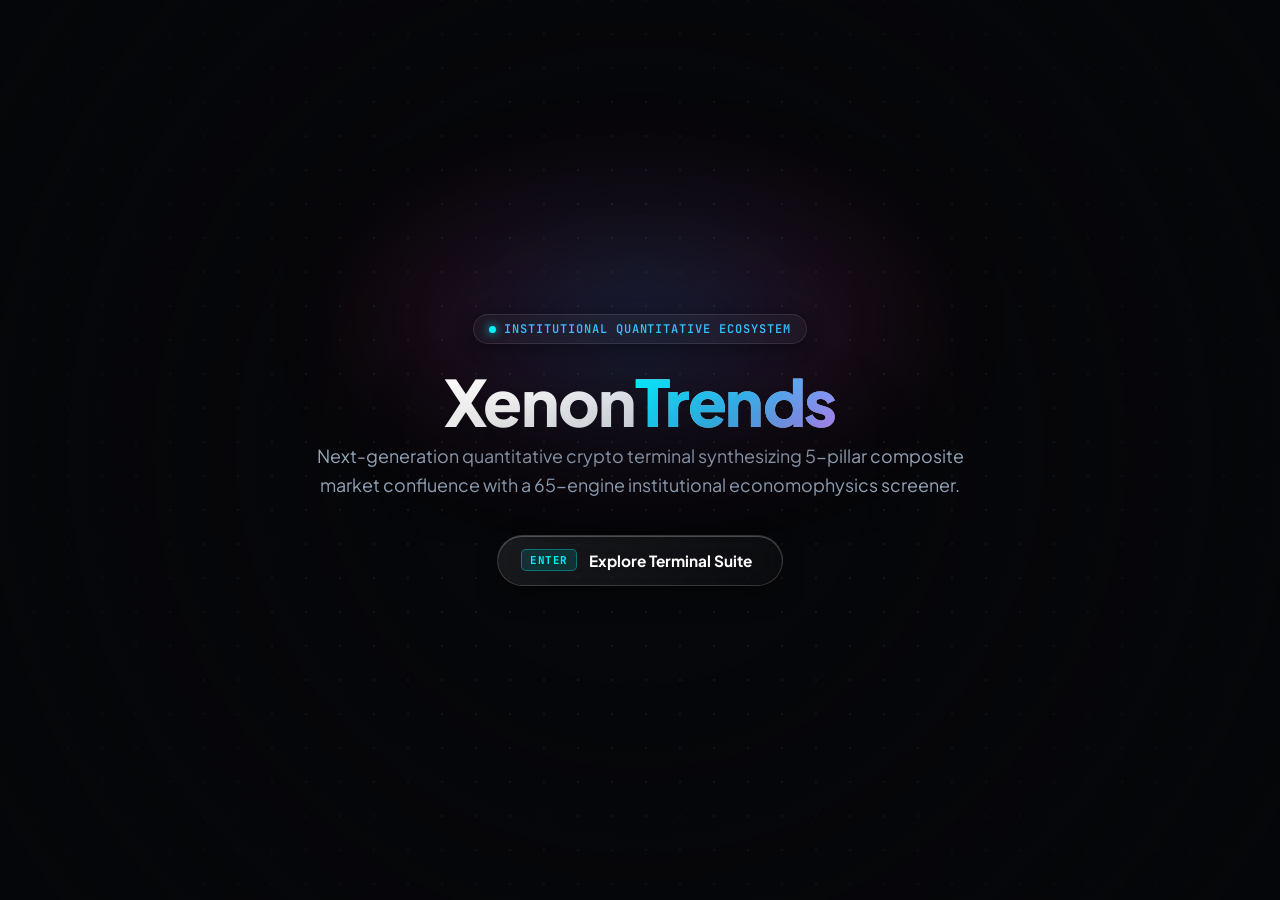
<file: index.html>
<!DOCTYPE html>
<html lang="en">

<head>
  <meta charset="UTF-8">
  <meta name="viewport" content="width=device-width, initial-scale=1.0">
  <title>XenonTrends — Next-Gen Quantitative Crypto Terminal</title>
  <link rel="preconnect" href="https://fonts.googleapis.com">
  <link rel="preconnect" href="https://fonts.gstatic.com" crossorigin>
  <link
    href="https://fonts.googleapis.com/css2?family=JetBrains+Mono:wght@400;500;600;700&family=Plus+Jakarta+Sans:wght@300;400;500;600;700;800&display=swap"
    rel="stylesheet">
  <style>
    :root {
      --bg: #06070a;
      --card-bg: rgba(12, 16, 25, 0.78);
      --text-main: #f8fafc;
      --text-muted: #94a3b8;
      --text-dim: #64748b;
      --neon-cyan: #00f2fe;
      --neon-blue: #38bdf8;
      --neon-magenta: #f43f5e;
      --neon-purple: #c084fc;
    }

    * {
      box-sizing: border-box;
      margin: 0;
      padding: 0;
    }

    html,
    body {
      width: 100vw;
      height: 100vh;
      max-height: 100vh;
      background-color: var(--bg);
      color: var(--text-main);
      font-family: 'Plus Jakarta Sans', sans-serif;
      overflow: hidden;
      /* Strictly zero scroll */
      position: relative;
    }

    /* Interactive Dot Matrix Canvas */
    #matrixCanvas {
      position: fixed;
      inset: 0;
      width: 100%;
      height: 100%;
      z-index: 0;
      pointer-events: none;
    }

    /* Ambient Cosmic Vignette */
    .vignette-overlay {
      position: fixed;
      inset: 0;
      background: radial-gradient(circle at 50% 50%, transparent 30%, rgba(6, 7, 10, 0.6) 75%, rgba(6, 7, 10, 0.95) 100%);
      pointer-events: none;
      z-index: 1;
    }

    /* Main Viewport Stage */
    .viewport-stage {
      position: relative;
      z-index: 2;
      width: 100vw;
      height: 100vh;
      display: flex;
      justify-content: center;
      align-items: center;
    }

    /* Master Stage: exactly 960px wide x 520px high */
    .app-stage {
      position: relative;
      width: 960px;
      height: 520px;
    }

    /* Cosmic Nebulae */
    .nebula-glow {
      position: absolute;
      top: 130px;
      left: 50%;
      transform: translate(-50%, -50%);
      width: 580px;
      height: 260px;
      background: radial-gradient(ellipse at center,
          rgba(0, 242, 254, 0.25) 0%,
          rgba(147, 51, 234, 0.18) 35%,
          rgba(244, 63, 94, 0.12) 60%,
          transparent 80%);
      filter: blur(65px);
      border-radius: 50%;
      pointer-events: none;
      z-index: 1;
      opacity: 0.9;
      animation: nebulaFloat 12s ease-in-out infinite alternate;
      transition: all 0.8s ease;
    }

    @keyframes nebulaFloat {
      0% {
        transform: translate(-50%, -50%) scale(1) rotate(0deg);
        filter: blur(65px);
      }

      50% {
        transform: translate(-48%, -52%) scale(1.1) rotate(3deg);
        filter: blur(80px);
      }

      100% {
        transform: translate(-52%, -48%) scale(0.95) rotate(-3deg);
        filter: blur(60px);
      }
    }

    body.is-revealed .nebula-glow {
      top: 30px;
      width: 720px;
      height: 140px;
      opacity: 0.55;
    }

    /* Shared Typography Token */
    .brand-heading {
      font-weight: 800;
      line-height: 1.1;
      letter-spacing: -0.035em;
      background: linear-gradient(135deg, #ffffff 20%, #e2e8f0 55%, #94a3b8 100%);
      -webkit-background-clip: text;
      -webkit-text-fill-color: transparent;
      text-shadow: 0 20px 40px rgba(0, 0, 0, 0.6);
      white-space: nowrap;
    }

    .glow-accent {
      background: linear-gradient(135deg, #00f2fe 0%, #38bdf8 50%, #c084fc 100%);
      -webkit-background-clip: text;
      -webkit-text-fill-color: transparent;
    }

    /* ==========================================================================
       LAYER 1: UNEXPANDED STATE (UES) LAYER
       ========================================================================== */
    .ues-layer {
      position: absolute;
      inset: 0;
      display: flex;
      flex-direction: column;
      align-items: center;
      justify-content: center;
      z-index: 10;
      pointer-events: auto;
    }

    body.is-revealed .ues-layer {
      pointer-events: none;
    }

    .ues-fader {
      opacity: 1;
      transition: opacity 0.35s ease;
    }

    body.is-revealed .ues-fader {
      opacity: 0;
    }

    .badge-pill {
      display: inline-flex;
      align-items: center;
      gap: 0.5rem;
      background: rgba(255, 255, 255, 0.04);
      border: 1px solid rgba(255, 255, 255, 0.1);
      backdrop-filter: blur(12px);
      color: #38bdf8;
      font-family: 'JetBrains Mono', monospace;
      font-size: 0.75rem;
      font-weight: 600;
      padding: 0.35rem 0.95rem;
      border-radius: 9999px;
      letter-spacing: 0.08em;
      text-transform: uppercase;
      box-shadow: 0 4px 18px rgba(0, 0, 0, 0.4);
      margin-bottom: 1.25rem;
      white-space: nowrap;
    }

    .badge-pulse {
      width: 7px;
      height: 7px;
      background: #00f2fe;
      border-radius: 50%;
      box-shadow: 0 0 10px #00f2fe;
      animation: pulse 2s cubic-bezier(0.4, 0, 0.6, 1) infinite;
    }

    @keyframes pulse {

      0%,
      100% {
        opacity: 1;
        transform: scale(1);
      }

      50% {
        opacity: 0.3;
        transform: scale(0.8);
      }
    }

    /* 
       THE ONE TRUE PERMANENT TITLE:
       Rendered once in the DOM. Never destroyed, never swapped!
       Settles perfectly in UES (scale 1.86, translate to center).
       Settles perfectly in ES (scale 1.0, translate to 0,0).
       Zero blip, zero bergeming, zero snap!
    */
    .the-title-anchor {
      display: inline-block;
      transform-origin: 0 0;
      will-change: transform;
      transition: transform 0.75s cubic-bezier(0.16, 1, 0.3, 1);
      margin: 0;
      flex-shrink: 0;
      z-index: 25;
    }

    .the-title-heading {
      font-size: 2.15rem;
      letter-spacing: -0.025em;
      margin: 0;
      line-height: 1.1;
    }

    .desc-ues {
      width: 100%;
      max-width: 680px;
      text-align: center;
      font-size: 1.12rem;
      font-weight: 400;
      color: var(--text-muted);
      line-height: 1.6;
      margin-top: 1.15rem;
      margin-bottom: 2.2rem;
    }

    .btn-reveal {
      position: relative;
      display: inline-flex;
      align-items: center;
      gap: 0.75rem;
      padding: 0.85rem 1.85rem 0.85rem 1.4rem;
      font-size: 0.96rem;
      font-weight: 700;
      font-family: 'Plus Jakarta Sans', sans-serif;
      color: #ffffff;
      background: linear-gradient(135deg, rgba(255, 255, 255, 0.08) 0%, rgba(255, 255, 255, 0.02) 100%);
      border: 1px solid rgba(255, 255, 255, 0.16);
      border-radius: 9999px;
      cursor: pointer;
      backdrop-filter: blur(20px);
      box-shadow: 0 10px 30px -10px rgba(0, 0, 0, 0.7), inset 0 1px 0 rgba(255, 255, 255, 0.25);
      transition: all 0.35s cubic-bezier(0.16, 1, 0.3, 1);
      outline: none;
      overflow: hidden;
    }

    .btn-reveal::before {
      content: '';
      position: absolute;
      inset: 0;
      background: linear-gradient(90deg, transparent, rgba(0, 242, 254, 0.25), transparent);
      transform: translateX(-100%);
      transition: transform 0.75s ease;
    }

    .btn-reveal:hover::before {
      transform: translateX(100%);
    }

    .btn-reveal:hover {
      transform: translateY(-2px) scale(1.02);
      border-color: rgba(0, 242, 254, 0.5);
      box-shadow: 0 12px 30px -5px rgba(0, 242, 254, 0.3), inset 0 1px 0 rgba(255, 255, 255, 0.4);
    }

    .btn-reveal .kbd-hint {
      display: inline-flex;
      align-items: center;
      justify-content: center;
      background: rgba(0, 242, 254, 0.12);
      border: 1px solid rgba(0, 242, 254, 0.35);
      color: #00f2fe;
      font-family: 'JetBrains Mono', monospace;
      font-size: 0.68rem;
      font-weight: 700;
      padding: 0.18rem 0.52rem;
      border-radius: 5px;
      letter-spacing: 0.05em;
      transition: all 0.3s ease;
    }

    .btn-reveal:hover .kbd-hint {
      background: rgba(0, 242, 254, 0.25);
      border-color: rgba(0, 242, 254, 0.65);
      box-shadow: 0 0 10px rgba(0, 242, 254, 0.4);
      color: #fff;
    }

    /* ==========================================================================
       LAYER 2: EXPANDED STATE (ES) LAYER
       Fixed Container: [ESC] > [Title Slot] > [Divider] > [Desc Curtain]
       ========================================================================== */
    .es-layer {
      position: absolute;
      inset: 0;
      z-index: 10;
      pointer-events: none;
    }

    body.is-revealed .es-layer {
      pointer-events: auto;
    }

    .es-header-suite {
      position: absolute;
      top: 6px;
      left: 0;
      width: 100%;
      height: 56px;
      display: flex;
      align-items: center;
      gap: 1.15rem;
      z-index: 12;
    }

    /* 1. ESC Button */
    .btn-esc {
      display: inline-flex;
      align-items: center;
      gap: 0.4rem;
      padding: 0.38rem 0.75rem;
      border-radius: 9999px;
      background: rgba(15, 23, 42, 0.85);
      border: 1px solid rgba(255, 255, 255, 0.15);
      backdrop-filter: blur(12px);
      color: var(--text-muted);
      font-family: 'JetBrains Mono', monospace;
      font-size: 0.72rem;
      cursor: pointer;
      flex-shrink: 0;
      outline: none;
      opacity: 0;
      transition: opacity 0.35s ease;
    }

    body.is-revealed .btn-esc {
      opacity: 1;
      transition-delay: 0.2s;
    }

    .btn-esc kbd {
      background: rgba(255, 255, 255, 0.12);
      color: #fff;
      padding: 0.15rem 0.4rem;
      border-radius: 4px;
      font-size: 0.68rem;
      font-weight: 700;
    }

    .btn-esc:hover {
      background: rgba(30, 41, 59, 0.95);
      border-color: rgba(0, 242, 254, 0.4);
      color: #fff;
      box-shadow: 0 0 15px rgba(0, 242, 254, 0.2);
    }

    /* 
       The ES Title Slot:
       Fits the title's exact natural width so the divider hugs it tightly with zero awkward gap!
    */
    .title-slot {
      position: relative;
      display: inline-flex;
      align-items: center;
      flex-shrink: 0;
      width: fit-content;
      height: 100%;
    }

    /* Static Divider */
    .title-desc-separator {
      width: 1px;
      height: 38px;
      background: linear-gradient(180deg, rgba(0, 242, 254, 0.8), rgba(244, 63, 94, 0.8));
      flex-shrink: 0;
      box-shadow: 0 0 10px rgba(0, 242, 254, 0.4);
      opacity: 0;
      transition: opacity 0.35s ease;
    }

    body.is-revealed .title-desc-separator {
      opacity: 0.85;
      transition-delay: 0.2s;
    }

    /* Hidden Room Curtain (Desc unfolds out from behind divider) */
    .desc-curtain {
      position: relative;
      overflow: hidden;
      flex: 1;
      height: 100%;
      display: flex;
      align-items: center;
      opacity: 0;
      transition: opacity 0.3s ease;
    }

    body.is-revealed .desc-curtain {
      opacity: 1;
    }

    .desc-es-text {
      font-size: 0.87rem;
      line-height: 1.55;
      color: #94a3b8;
      text-align: left;
      transform: translateX(-100%);
      transition: transform 0.75s cubic-bezier(0.16, 1, 0.3, 1);
    }

    body.is-revealed .desc-es-text {
      transform: translateX(0);
      /* Unfolds cleanly concurrently with lerp */
    }

    /* ==========================================================================
       ES TOOLS CONTAINER
       ========================================================================== */
    .tools-container {
      position: absolute;
      top: 84px;
      left: 0;
      width: 100%;
      height: 436px;
      opacity: 0;
      pointer-events: none;
      transform: translateY(30px);
      transition: opacity 0.6s cubic-bezier(0.16, 1, 0.3, 1),
        transform 0.75s cubic-bezier(0.16, 1, 0.3, 1);
      z-index: 10;
    }

    body.is-revealed .tools-container {
      opacity: 1;
      pointer-events: auto;
      transform: translateY(0);
      transition-delay: 0.15s;
    }

    .tiles-grid {
      display: grid;
      grid-template-columns: 1fr 1fr;
      gap: 1.75rem;
      height: 100%;
      align-items: stretch;
    }

    /* Spotlight Card */
    .spotlight-card {
      position: relative;
      background: var(--card-bg);
      border-radius: 1.25rem;
      padding: 1.85rem 1.85rem 1.65rem;
      text-decoration: none;
      color: inherit;
      display: flex;
      flex-direction: column;
      justify-content: space-between;
      backdrop-filter: blur(20px);
      box-shadow: 0 20px 45px -15px rgba(0, 0, 0, 0.8);
      cursor: pointer;
      transition: transform 0.35s cubic-bezier(0.16, 1, 0.3, 1), box-shadow 0.35s ease;
      --mouse-x: 50%;
      --mouse-y: 50%;
      --spot-opacity: 0;
    }

    .spotlight-card:hover,
    .spotlight-card.is-kbd-focused {
      transform: translateY(-5px);
      box-shadow: 0 25px 50px -12px rgba(0, 0, 0, 0.9);
    }

    /* Base border: Resting subtle, on hover 50% brightness accent */
    .spotlight-card::before {
      content: '';
      position: absolute;
      inset: 0;
      border-radius: 1.25rem;
      padding: 1.5px;
      background: rgba(255, 255, 255, 0.08);
      -webkit-mask: linear-gradient(#fff 0 0) content-box, linear-gradient(#fff 0 0);
      -webkit-mask-composite: xor;
      mask-composite: exclude;
      pointer-events: none;
      transition: background 0.35s ease;
    }

    .spotlight-card.tool-blue:hover::before,
    .spotlight-card.tool-blue.is-kbd-focused::before {
      background: rgba(0, 242, 254, 0.50);
    }

    .spotlight-card.tool-magenta:hover::before,
    .spotlight-card.tool-magenta.is-kbd-focused::before {
      background: rgba(244, 63, 94, 0.50);
    }

    .spotlight-card.is-kbd-focused {
      outline: 2px solid rgba(0, 242, 254, 0.4);
      outline-offset: 3px;
    }

    .spotlight-card.tool-magenta.is-kbd-focused {
      outline-color: rgba(244, 63, 94, 0.4);
    }

    /* Proximity Border: 75% brightness spotlight near cursor */
    .spotlight-card::after {
      content: '';
      position: absolute;
      inset: 0;
      border-radius: 1.25rem;
      padding: 2px;
      opacity: var(--spot-opacity);
      -webkit-mask: linear-gradient(#fff 0 0) content-box, linear-gradient(#fff 0 0);
      -webkit-mask-composite: xor;
      mask-composite: exclude;
      pointer-events: none;
      transition: opacity 0.25s ease;
    }

    .spotlight-card.tool-blue::after {
      background: radial-gradient(240px circle at var(--mouse-x) var(--mouse-y),
          rgba(0, 242, 254, 0.75) 0%,
          rgba(56, 189, 248, 0.55) 45%,
          transparent 75%);
    }

    .spotlight-card.tool-magenta::after {
      background: radial-gradient(240px circle at var(--mouse-x) var(--mouse-y),
          rgba(244, 63, 94, 0.75) 0%,
          rgba(192, 132, 252, 0.55) 45%,
          transparent 75%);
    }

    /* Internal subtle glow fill */
    .card-spotlight-fill {
      position: absolute;
      inset: 0;
      border-radius: 1.25rem;
      opacity: var(--spot-opacity);
      pointer-events: none;
      transition: opacity 0.3s ease;
      z-index: 1;
    }

    .spotlight-card.tool-blue .card-spotlight-fill {
      background: radial-gradient(300px circle at var(--mouse-x) var(--mouse-y),
          rgba(0, 242, 254, 0.08) 0%,
          transparent 75%);
    }

    .spotlight-card.tool-magenta .card-spotlight-fill {
      background: radial-gradient(300px circle at var(--mouse-x) var(--mouse-y),
          rgba(244, 63, 94, 0.09) 0%,
          transparent 75%);
    }

    .card-content {
      position: relative;
      z-index: 2;
      display: flex;
      flex-direction: column;
      height: 100%;
      justify-content: space-between;
    }

    .card-top {
      margin-bottom: 1.25rem;
    }

    .card-meta {
      display: flex;
      align-items: center;
      justify-content: space-between;
      margin-bottom: 0.95rem;
    }

    .tool-badge {
      font-family: 'JetBrains Mono', monospace;
      font-size: 0.72rem;
      font-weight: 600;
      padding: 0.28rem 0.7rem;
      border-radius: 6px;
      letter-spacing: 0.04em;
    }

    .tool-blue .tool-badge {
      background: rgba(0, 242, 254, 0.1);
      border: 1px solid rgba(0, 242, 254, 0.25);
      color: #38bdf8;
    }

    .tool-magenta .tool-badge {
      background: rgba(244, 63, 94, 0.1);
      border: 1px solid rgba(244, 63, 94, 0.25);
      color: #fb7185;
    }

    .tool-version {
      font-family: 'JetBrains Mono', monospace;
      font-size: 0.72rem;
      color: var(--text-dim);
    }

    .tool-meta-left {
      display: flex;
      align-items: center;
      gap: 0.5rem;
    }

    .tool-sub-badge {
      font-family: 'JetBrains Mono', monospace;
      font-size: 0.68rem;
      color: var(--text-dim);
      background: rgba(255, 255, 255, 0.035);
      border: 1px solid rgba(255, 255, 255, 0.08);
      padding: 0.25rem 0.55rem;
      border-radius: 5px;
      letter-spacing: 0.03em;
    }

    .tool-title {
      font-size: 1.45rem;
      font-weight: 700;
      letter-spacing: -0.02em;
      margin-bottom: 0.55rem;
      color: #ffffff;
    }

    .tool-desc {
      font-size: 0.85rem;
      color: var(--text-muted);
      line-height: 1.6;
      margin-bottom: 1.15rem;
      min-height: 4.8em;
    }

    .feature-tags {
      display: flex;
      flex-wrap: wrap;
      gap: 0.5rem;
    }

    .tag-item {
      font-size: 0.74rem;
      padding: 0.25rem 0.6rem;
      background: rgba(255, 255, 255, 0.035);
      border: 1px solid rgba(255, 255, 255, 0.07);
      border-radius: 6px;
      color: #cbd5e1;
      font-family: 'JetBrains Mono', monospace;
    }

    .card-action {
      display: flex;
      align-items: center;
      justify-content: space-between;
      padding-top: 0.85rem;
      border-top: 1px solid rgba(255, 255, 255, 0.06);
      min-height: 52px;
    }

    .launch-group {
      display: flex;
      align-items: center;
      flex: 1;
    }

    .launch-resting {
      display: flex;
      align-items: center;
      transition: opacity 0.2s ease;
    }

    .launch-title {
      font-weight: 700;
      font-size: 0.92rem;
      letter-spacing: -0.01em;
      transition: color 0.2s ease;
    }

    .tool-blue .launch-title {
      color: #38bdf8;
    }

    .tool-magenta .launch-title {
      color: #fb7185;
    }

    .launch-hints {
      display: none;
      flex-direction: column;
      gap: 10px;
      justify-content: center;
      animation: fadeInHint 0.2s ease;
    }

    @keyframes fadeInHint {
      from {
        opacity: 0;
        transform: translateY(2px);
      }

      to {
        opacity: 1;
        transform: translateY(0);
      }
    }

    .launch-hint-line-1,
    .launch-hint-line-2 {
      display: flex;
      align-items: center;
      gap: 6px;
      font-size: 0.79rem;
      font-weight: 500;
      letter-spacing: -0.01em;
      line-height: 1.25;
      font-family: 'Plus Jakarta Sans', sans-serif;
    }

    .tool-blue .launch-hint-line-1,
    .tool-blue .launch-hint-line-2 {
      color: #C0C0C0;
    }

    .tool-magenta .launch-hint-line-1,
    .tool-magenta .launch-hint-line-2 {
      color: #C0C0C0;
    }

    .card-action .action-kbd {
      display: inline-flex;
      align-items: center;
      justify-content: center;
      font-family: 'JetBrains Mono', monospace;
      font-size: 0.65rem;
      font-weight: 700;
      line-height: 1;
      padding: 0.16rem 0.44rem;
      border-radius: 4px;
      letter-spacing: 0.04em;
      transition: all 0.2s ease;
    }

    .tool-blue .action-kbd {
      background: rgba(0, 242, 254, 0.12);
      border: 1px solid rgba(0, 242, 254, 0.35);
      color: #00f2fe;
    }

    .tool-magenta .action-kbd {
      background: rgba(244, 63, 94, 0.12);
      border: 1px solid rgba(244, 63, 94, 0.35);
      color: #fb7185;
    }

    .card-action .hint-sep {
      color: var(--text-dim);
      font-weight: 600;
      font-size: 0.68rem;
    }

    .launch-indicator {
      font-size: 1.05rem;
      transition: transform 0.25s ease;
      flex-shrink: 0;
      margin-left: 0.75rem;
    }

    .tool-blue .launch-indicator {
      color: #38bdf8;
    }

    .tool-magenta .launch-indicator {
      color: #fb7185;
    }

    .spotlight-card:hover .launch-indicator,
    .spotlight-card.is-kbd-focused .launch-indicator {
      transform: translateX(4px);
    }

    @media (max-width: 980px) {
      .app-stage {
        width: 94vw;
      }

      .desc-curtain,
      .title-desc-separator {
        display: none;
      }

      .tiles-grid {
        grid-template-columns: 1fr;
        gap: 1.25rem;
      }

      .tool-desc {
        min-height: auto;
      }
    }
  </style>
</head>

<body>

  <!-- Background Interactive Dot Matrix -->
  <canvas id="matrixCanvas"></canvas>

  <!-- Vignette Ambience -->
  <div class="vignette-overlay"></div>

  <main class="viewport-stage">
    <!-- Master App Stage (Fixed Geometry 960x520) -->
    <div class="app-stage" id="appStage">
      <div class="nebula-glow"></div>

      <!-- ===================================================================
           LAYER 1: UNEXPANDED STATE (UES) PERIPHERALS
           =================================================================== -->
      <div class="ues-layer" id="uesLayer">
        <div class="badge-pill ues-fader">
          <span class="badge-pulse"></span>
          Institutional Quantitative Ecosystem
        </div>

        <!-- UES Ghost Reference Slot (Holds pure dead-center space) -->
        <div id="uesCenterSlot"
          style="height: 60px; display: flex; align-items: center; justify-content: center; width: 100%;"></div>

        <p class="desc-ues ues-fader">
          Next-generation quantitative crypto terminal synthesizing 5-pillar composite market confluence with a
          65-engine institutional economophysics screener.
        </p>

        <div class="cta-wrapper ues-fader">
          <button class="btn-reveal" id="revealBtn">
            <kbd class="kbd-hint">ENTER</kbd>
            <span>Explore Terminal Suite</span>
          </button>
        </div>
      </div>

      <!-- ===================================================================
           LAYER 2: EXPANDED STATE (ES)
           Rigid Header Suite: ESC, Divider, and Curtain stick to Title Slot!
           =================================================================== -->
      <div class="es-layer" id="esLayer">

        <header class="es-header-suite">
          <!-- 1. ESC Button -->
          <button class="btn-esc" id="escBtn" title="Press Escape to collapse">
            <kbd>ESC</kbd> <span>BACK</span>
          </button>

          <!-- 2. Permanent Title Slot (Houses The One True Title) -->
          <div class="title-slot" id="esTitleSlot">
            <!-- THE ONE TRUE PERMANENT TITLE (Never swapped, never destroyed) -->
            <div class="the-title-anchor" id="theTitleAnchor">
              <h1 class="brand-heading the-title-heading">
                Xenon<span class="glow-accent">Trends</span>
              </h1>
            </div>
          </div>

          <!-- 3. Static Divider (Sticks physically to title slot) -->
          <div class="title-desc-separator"></div>

          <!-- 4. Hidden Room Curtain (Desc unfolds out from behind divider) -->
          <div class="desc-curtain">
            <p class="desc-es-text">
              Next-generation quantitative crypto terminal synthesizing 5-pillar composite market confluence with a
              65-engine institutional economophysics screener.
            </p>
          </div>
        </header>

        <!-- ES Tools Suite Grid -->
        <section class="tools-container" id="toolsContainer">
          <div class="tiles-grid">

            <!-- Tool 1: Confluence Radar (Neon Blue) -->
            <a href="confluence/index.html" class="spotlight-card tool-blue" id="cardConfluence" data-card-index="0"
              data-default-text="Launch Radar">
              <div class="card-spotlight-fill"></div>
              <div class="card-content">
                <div class="card-top">
                  <div class="card-meta">
                    <div class="tool-meta-left">
                      <span class="tool-badge">XT-CONF</span>
                      <span class="tool-sub-badge">Pillar Synthesis</span>
                    </div>
                    <span class="tool-version">v2.4 Genius</span>
                  </div>
                  <h2 class="tool-title">Confluence Radar</h2>
                  <p class="tool-desc">
                    Multi-asset macro & morning-brief radar computing Weighted Composite Confluence Scores (WCCS) across
                    price action, momentum, sentiment, on-chain flows, and derivatives.
                  </p>
                  <div class="feature-tags">
                    <span class="tag-item">5-Pillar WCCS</span>
                    <span class="tag-item">Watchtower Alerts</span>
                    <span class="tag-item">Market Heatmap</span>
                  </div>
                </div>
                <div class="card-action">
                  <div class="launch-group">
                    <div class="launch-resting">
                      <span class="launch-title">Launch Radar</span>
                    </div>
                    <div class="launch-hints" style="display: none;">
                      <div class="launch-hint-line-1">
                        <kbd class="action-kbd affordance-kbd">CLICK</kbd>
                        <span>to Launch</span>
                      </div>
                      <div class="launch-hint-line-2">
                        <kbd class="action-kbd">ALT</kbd>
                        <span class="hint-sep">+</span>
                        <kbd class="action-kbd affordance-kbd">CLICK</kbd>
                        <span>to Launch in New Tab</span>
                      </div>
                    </div>
                  </div>
                  <span class="launch-indicator">→</span>
                </div>
              </div>
            </a>

            <!-- Tool 2: Quantum Screener (Neon Magenta) -->
            <a href="quantum/index.html" class="spotlight-card tool-magenta" id="cardQuantum" data-card-index="1"
              data-default-text="Launch Screener">
              <div class="card-spotlight-fill"></div>
              <div class="card-content">
                <div class="card-top">
                  <div class="card-meta">
                    <div class="tool-meta-left">
                      <span class="tool-badge">XT-QUANT</span>
                      <span class="tool-sub-badge">Economophysics</span>
                    </div>
                    <span class="tool-version">v3.1 Quantum</span>
                  </div>
                  <h2 class="tool-title">Quantum Screener</h2>
                  <p class="tool-desc">
                    Institutional algorithmic screener ranking Top 10 Bullish and Bearish regimes using 65
                    zero-dependency mathematical engines across 14 statistical families.
                  </p>
                  <div class="feature-tags">
                    <span class="tag-item">65 Quant Engines</span>
                    <span class="tag-item">GARCH & Kalman</span>
                    <span class="tag-item">Jacobi Spectrum</span>
                  </div>
                </div>
                <div class="card-action">
                  <div class="launch-group">
                    <div class="launch-resting">
                      <span class="launch-title">Launch Screener</span>
                    </div>
                    <div class="launch-hints" style="display: none;">
                      <div class="launch-hint-line-1">
                        <kbd class="action-kbd affordance-kbd">CLICK</kbd>
                        <span>to Launch</span>
                      </div>
                      <div class="launch-hint-line-2">
                        <kbd class="action-kbd">ALT</kbd>
                        <span class="hint-sep">+</span>
                        <kbd class="action-kbd affordance-kbd">CLICK</kbd>
                        <span>to Launch in New Tab</span>
                      </div>
                    </div>
                  </div>
                  <span class="launch-indicator">→</span>
                </div>
              </div>
            </a>

          </div>
        </section>

      </div>

    </div>
  </main>

  <script>
    /* ==========================================================================
       1. INTERACTIVE DOT MATRIX CANVAS (Smooth Aura Hover Glow)
       ========================================================================== */
    const canvas = document.getElementById('matrixCanvas');
    const ctx = canvas.getContext('2d');

    let width = (canvas.width = window.innerWidth);
    let height = (canvas.height = window.innerHeight);

    const mouse = {
      x: -1000,
      y: -1000,
      radius: 170
    };

    window.addEventListener('resize', () => {
      width = canvas.width = window.innerWidth;
      height = canvas.height = window.innerHeight;
      updateLerpCoordinates();
    });

    window.addEventListener('mousemove', (e) => {
      mouse.x = e.clientX;
      mouse.y = e.clientY;
    });

    window.addEventListener('mouseleave', () => {
      mouse.x = -1000;
      mouse.y = -1000;
    });

    const DOT_SPACING = 34;
    const BASE_DOT_RADIUS = 1.2;

    function renderMatrix() {
      ctx.clearRect(0, 0, width, height);

      const cols = Math.ceil(width / DOT_SPACING);
      const rows = Math.ceil(height / DOT_SPACING);

      for (let i = 0; i < cols; i++) {
        for (let j = 0; j < rows; j++) {
          const x = i * DOT_SPACING;
          const y = j * DOT_SPACING;

          const dx = mouse.x - x;
          const dy = mouse.y - y;
          const dist = Math.sqrt(dx * dx + dy * dy);

          let alpha = 0.12;
          let radius = BASE_DOT_RADIUS;
          let glowR = 100, glowG = 140, glowB = 180;

          if (dist < mouse.radius) {
            const factor = 1 - dist / mouse.radius;
            alpha = 0.12 + factor * 0.78;
            radius = BASE_DOT_RADIUS + factor * 1.5;

            glowR = Math.round(100 + factor * 80);
            glowG = Math.round(140 + factor * 110);
            glowB = Math.round(180 + factor * 75);
          }

          ctx.beginPath();
          ctx.arc(x, y, radius, 0, Math.PI * 2);
          ctx.fillStyle = `rgba(${glowR}, ${glowG}, ${glowB}, ${alpha})`;
          ctx.fill();
        }
      }

      requestAnimationFrame(renderMatrix);
    }

    renderMatrix();

    /* ==========================================================================
       2. SINGLE PERMANENT TITLE LERP ENGINE
          The title is a single permanent DOM node.
          In UES: transformed to dead center with scale 1.86.
          In ES:  transformed to 0,0 with scale 1.0.
          ZERO swap, ZERO handoff, ZERO bergeming, ZERO snap!
       ========================================================================== */
    const theTitleAnchor = document.getElementById('theTitleAnchor');
    const uesCenterSlot = document.getElementById('uesCenterSlot');
    const esTitleSlot = document.getElementById('esTitleSlot');
    const revealBtn = document.getElementById('revealBtn');
    const escBtn = document.getElementById('escBtn');

    let uesTransform = '';
    const esTransform = 'translate(0px, 0px) scale(1)';

    function updateLerpCoordinates() {
      // Calculate exact pixel vector between esTitleSlot and uesCenterSlot
      const uesRect = uesCenterSlot.getBoundingClientRect();
      const esRect = esTitleSlot.getBoundingClientRect();
      const titleRect = theTitleAnchor.getBoundingClientRect();

      // UES Title is scaled up 1.86x (from 2.15rem -> 4.0rem)
      const targetScale = 1.86;
      const naturalWidth = theTitleAnchor.offsetWidth;
      const naturalHeight = theTitleAnchor.offsetHeight;

      const scaledWidth = naturalWidth * targetScale;
      const scaledHeight = naturalHeight * targetScale;

      // Center of uesCenterSlot
      const targetCenterX = uesRect.left + uesRect.width / 2;
      const targetCenterY = uesRect.top + uesRect.height / 2;

      // Top-left coordinate needed for theTitleAnchor to be dead centered
      const targetLeft = targetCenterX - scaledWidth / 2;
      const targetTop = targetCenterY - scaledHeight / 2;

      // Delta relative to esRect
      const deltaX = targetLeft - esRect.left;
      const deltaY = targetTop - esRect.top;

      uesTransform = `translate(${Math.round(deltaX)}px, ${Math.round(deltaY)}px) scale(${targetScale})`;

      // Apply resting position if not revealed
      if (!document.body.classList.contains('is-revealed')) {
        theTitleAnchor.style.transition = 'none';
        theTitleAnchor.style.transform = uesTransform;
      } else {
        theTitleAnchor.style.transition = 'none';
        theTitleAnchor.style.transform = esTransform;
      }
    }

    function revealTools() {
      if (document.body.classList.contains('is-revealed')) return;
      theTitleAnchor.style.transition = 'transform 0.75s cubic-bezier(0.16, 1, 0.3, 1)';
      theTitleAnchor.style.transform = esTransform;
      document.body.classList.add('is-revealed');
      try {
        history.replaceState(null, '', '#expanded');
      } catch (err) { }
    }

    function revealToolsDirect() {
      document.body.classList.add('is-revealed');
      theTitleAnchor.style.transition = 'none';
      theTitleAnchor.style.transform = esTransform;
      try {
        if (window.location.hash !== '#expanded') {
          history.replaceState(null, '', '#expanded');
        }
      } catch (err) { }
    }

    function collapseTools() {
      if (!document.body.classList.contains('is-revealed')) return;
      theTitleAnchor.style.transition = 'transform 0.75s cubic-bezier(0.16, 1, 0.3, 1)';
      theTitleAnchor.style.transform = uesTransform;
      document.body.classList.remove('is-revealed');
      try {
        history.replaceState(null, '', window.location.pathname);
      } catch (err) { }
    }

    revealBtn.addEventListener('click', revealTools);
    escBtn.addEventListener('click', collapseTools);

    // Initial check for #expanded hash on direct load
    if (window.location.hash === '#expanded') {
      revealToolsDirect();
    }

    window.addEventListener('hashchange', () => {
      if (window.location.hash === '#expanded') {
        revealToolsDirect();
      } else if (window.location.hash === '') {
        collapseTools();
      }
    });

    window.addEventListener('pageshow', () => {
      if (window.location.hash === '#expanded') {
        revealToolsDirect();
      }
    });

    // Initialize initial coordinate calculation
    window.addEventListener('DOMContentLoaded', () => {
      if (window.location.hash === '#expanded') {
        revealToolsDirect();
      }
      setTimeout(updateLerpCoordinates, 20);
    });

    // In case fonts load late
    if (document.fonts) {
      document.fonts.ready.then(updateLerpCoordinates);
    }

    /* ==========================================================================
       3. SPOTLIGHT BORDER, KEYBOARD NAVIGATION & DYNAMIC LAUNCH LABELS
       ========================================================================== */
    const cards = Array.from(document.querySelectorAll('.spotlight-card'));
    let kbdFocusedIndex = -1; // -1 = none, 0 = Confluence, 1 = Quantum

    // Opens a URL in a new TAB (never a new window).
    // We dispatch a plain MouseEvent with no Alt modifier so the browser
    // doesn't inherit the held Alt key and open a window instead.
    function openInNewTab(url) {
      const a = document.createElement('a');
      a.href = url;
      a.target = '_blank';
      a.rel = 'opener';
      document.body.appendChild(a);
      a.dispatchEvent(new MouseEvent('click', {
        bubbles: true,
        cancelable: true,
        ctrlKey: false,
        shiftKey: false,
        altKey: false,
        metaKey: false
      }));
      document.body.removeChild(a);
    }

    function setCardHintMode(card, mode) {
      // mode: 'resting' | 'mouse' | 'kbd'
      const restingEl = card.querySelector('.launch-resting');
      const hintsEl = card.querySelector('.launch-hints');
      if (!restingEl || !hintsEl) return;

      if (mode === 'resting') {
        restingEl.style.display = 'flex';
        hintsEl.style.display = 'none';
      } else {
        restingEl.style.display = 'none';
        hintsEl.style.display = 'flex';

        const kbdTags = hintsEl.querySelectorAll('.affordance-kbd');
        const affordanceText = mode === 'kbd' ? 'ENTER' : 'CLICK';
        kbdTags.forEach(tag => {
          tag.textContent = affordanceText;
        });
      }
    }

    function setKbdFocus(index) {
      if (index < 0 || index >= cards.length) return;
      kbdFocusedIndex = index;
      cards.forEach((card, idx) => {
        if (idx === index) {
          card.classList.add('is-kbd-focused');
          card.style.setProperty('--spot-opacity', '1');
          card.style.setProperty('--mouse-x', '50%');
          card.style.setProperty('--mouse-y', '50%');
          setCardHintMode(card, 'kbd');
        } else {
          card.classList.remove('is-kbd-focused');
          card.style.setProperty('--spot-opacity', '0');
          setCardHintMode(card, 'resting');
        }
      });
    }

    function clearKbdFocus() {
      if (kbdFocusedIndex === -1) return;
      kbdFocusedIndex = -1;
      cards.forEach(card => {
        card.classList.remove('is-kbd-focused');
        card.style.setProperty('--spot-opacity', '0');
        setCardHintMode(card, 'resting');
      });
    }

    // Cancel keyboard-induced focus state upon real mouse movement
    window.addEventListener('mousemove', (e) => {
      if (e.movementX !== 0 || e.movementY !== 0) {
        if (kbdFocusedIndex !== -1) {
          clearKbdFocus();
        }
      }
    });

    cards.forEach((card, idx) => {
      card.addEventListener('mousemove', (e) => {
        if (kbdFocusedIndex !== -1) clearKbdFocus();
        const rect = card.getBoundingClientRect();
        const x = e.clientX - rect.left;
        const y = e.clientY - rect.top;

        card.style.setProperty('--mouse-x', `${x}px`);
        card.style.setProperty('--mouse-y', `${y}px`);
        card.style.setProperty('--spot-opacity', '1');
      });

      card.addEventListener('mouseenter', () => {
        if (kbdFocusedIndex !== -1) clearKbdFocus();
        setCardHintMode(card, 'mouse');
      });

      card.addEventListener('mouseleave', () => {
        card.style.setProperty('--spot-opacity', '0');
        if (kbdFocusedIndex === -1) {
          setCardHintMode(card, 'resting');
        }
      });

      card.addEventListener('click', (e) => {
        const href = card.getAttribute('href');
        if (e.altKey) {
          e.preventDefault();
          openInNewTab(href + '?tab=new');
        }
      });
    });

    // Keyboard listener for navigation and actions
    window.addEventListener('keydown', (e) => {
      const isRevealed = document.body.classList.contains('is-revealed');

      // 1. In Unexpanded State (UES): ENTER reveals suite
      if (!isRevealed) {
        if (e.key === 'Enter') {
          e.preventDefault();
          revealTools();
        }
        return;
      }

      // 2. In Expanded State (ES):
      if (e.key === 'Escape' || e.key === 'Esc') {
        collapseTools();
        clearKbdFocus();
        return;
      }

      // Arrow navigation
      if (e.key === 'ArrowLeft') {
        e.preventDefault();
        setKbdFocus(0);
        return;
      }

      if (e.key === 'ArrowRight') {
        e.preventDefault();
        setKbdFocus(1);
        return;
      }

      // Enter on focused card
      if (e.key === 'Enter' && kbdFocusedIndex !== -1) {
        e.preventDefault();
        const targetCard = cards[kbdFocusedIndex];
        const href = targetCard.getAttribute('href');
        if (e.altKey) {
          openInNewTab(href + '?tab=new');
        } else {
          window.location.href = href;
        }
      }
    });

    /* ==========================================================================
       4. CROSS-TAB PORTAL REGISTRY (Earliest Active Tab Management)
       ========================================================================== */
    const PORTAL_REG_KEY = 'xt_portal_tabs';
    const myPortalTabId = 'portal_' + Math.random().toString(36).substring(2, 9);
    const myPortalBirth = Date.now();

    function registerPortalTab() {
      let list = [];
      try {
        list = JSON.parse(localStorage.getItem(PORTAL_REG_KEY) || '[]');
      } catch (err) { list = []; }

      const now = Date.now();
      // Filter out entries older than 24h
      list = list.filter(item => (now - item.birth) < 86400000);
      list.push({ id: myPortalTabId, birth: myPortalBirth });
      list.sort((a, b) => a.birth - b.birth);
      localStorage.setItem(PORTAL_REG_KEY, JSON.stringify(list));

      // If this is the earliest active portal tab, claim 'xt_portal_main'
      if (list[0].id === myPortalTabId) {
        window.name = 'xt_portal_main';
      }

      // Listen on BroadcastChannel
      try {
        const channel = new BroadcastChannel('xt_portal_bus');
        channel.onmessage = (event) => {
          const msg = event.data || {};
          if (msg.action === 'ELECT_MAIN' && msg.targetId === myPortalTabId) {
            window.name = 'xt_portal_main';
          }
          if (msg.action === 'FOCUS_PORTAL') {
            if (window.name === 'xt_portal_main') {
              window.focus();
              revealToolsDirect();
            }
          }
        };
      } catch (e) { }

      window.addEventListener('beforeunload', () => {
        try {
          let cur = JSON.parse(localStorage.getItem(PORTAL_REG_KEY) || '[]');
          cur = cur.filter(item => item.id !== myPortalTabId);
          localStorage.setItem(PORTAL_REG_KEY, JSON.stringify(cur));
          if (cur.length > 0) {
            const bc = new BroadcastChannel('xt_portal_bus');
            bc.postMessage({ action: 'ELECT_MAIN', targetId: cur[0].id });
          }
        } catch (e) { }
      });
    }

    registerPortalTab();
  </script>
</body>

</html>
</file>
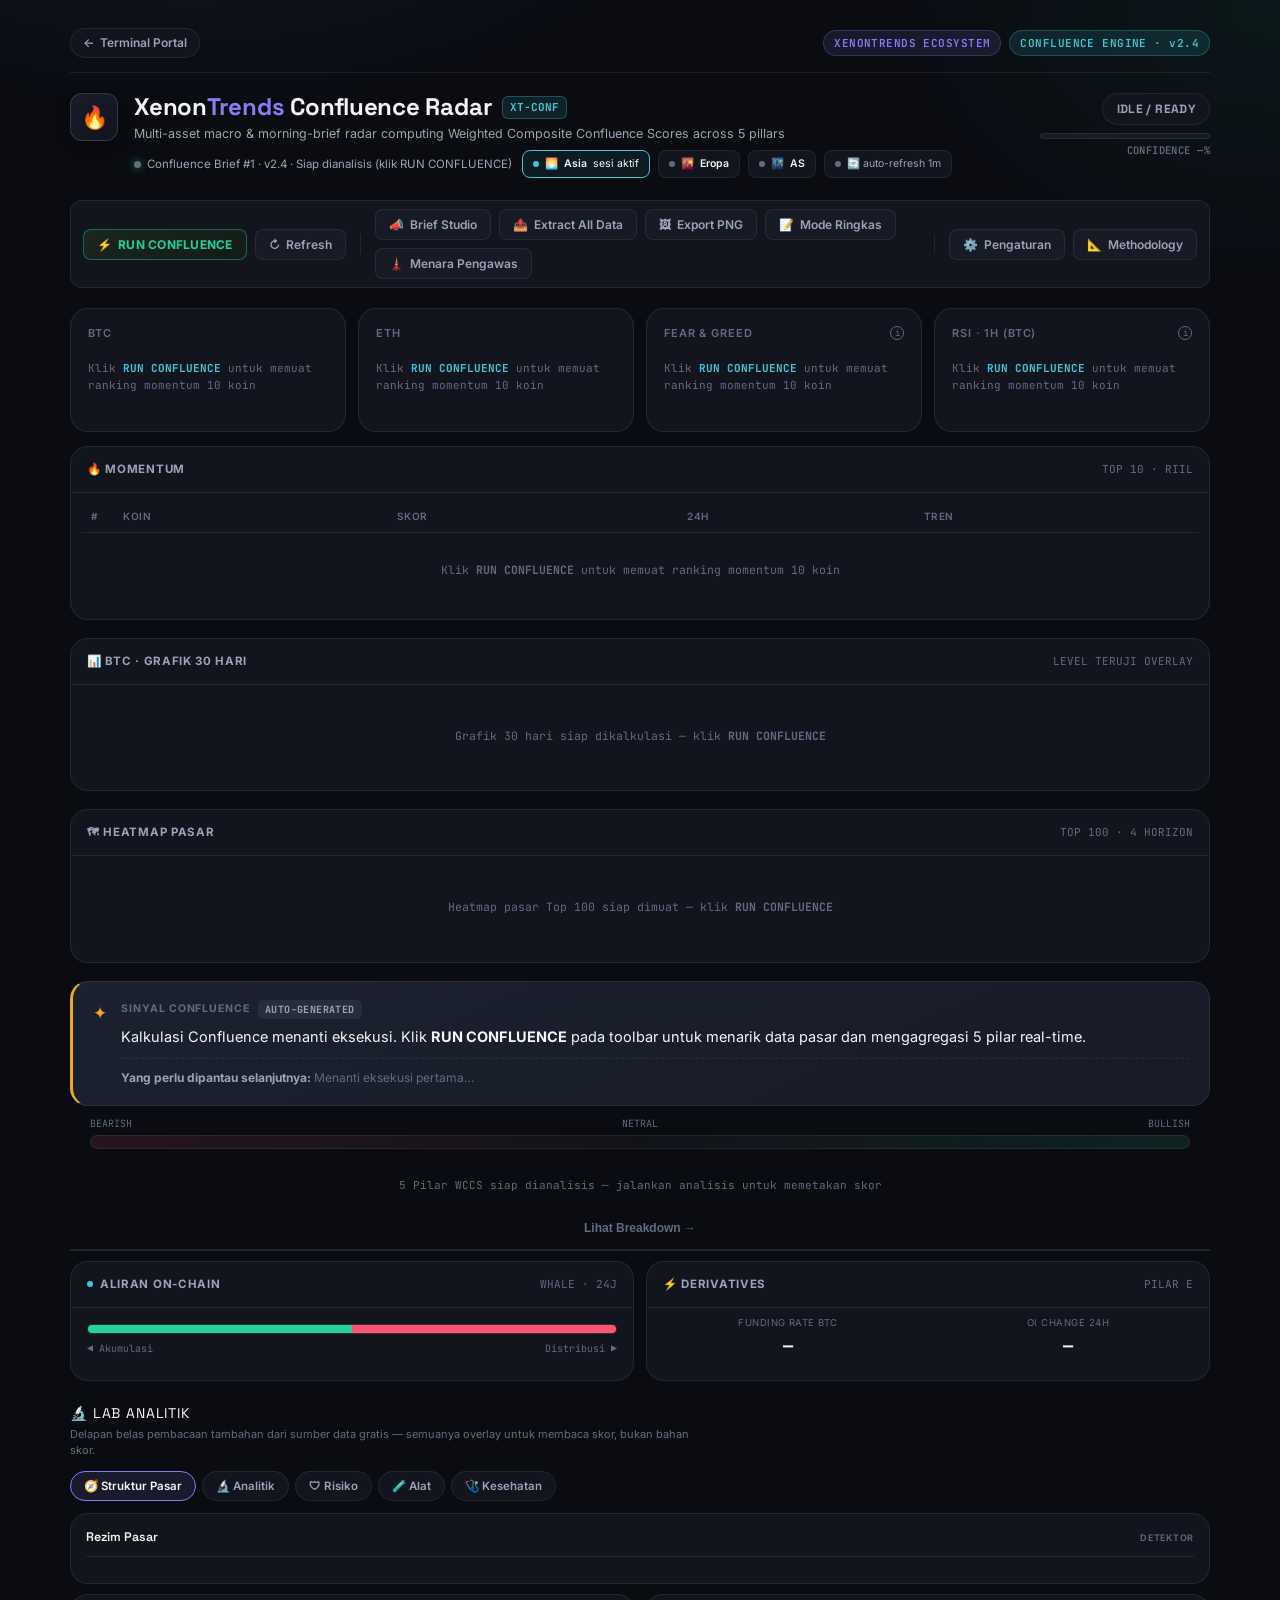
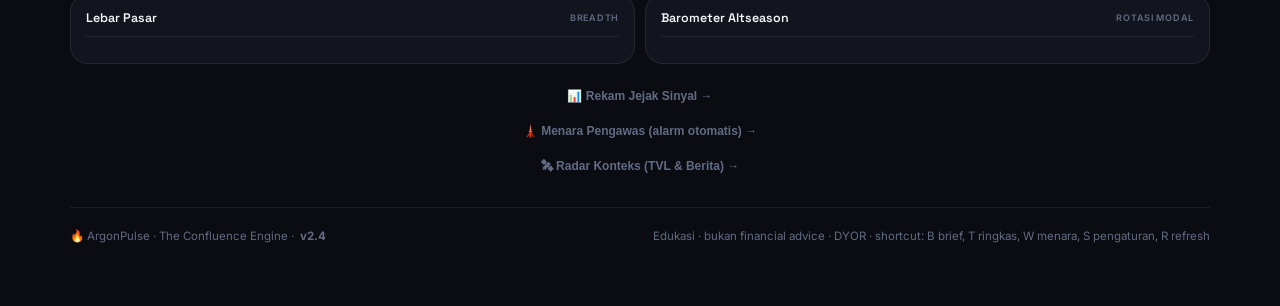
<file: confluence/index.html>
<!DOCTYPE html>
<html lang="id">
<head>
<meta charset="UTF-8">
<meta name="viewport" content="width=device-width, initial-scale=1.0">
<title>XT-CONF // Confluence Radar — 5-Pillar Macro WCCS</title>
<meta name="description" content="Crypto morning brief berbasis Weighted Composite Confluence Score: 5 pilar sinyal (price action, momentum, sentimen, on-chain, derivatives) dengan metodologi transparan.">

<link rel="preconnect" href="https://fonts.googleapis.com">
<link rel="preconnect" href="https://fonts.gstatic.com" crossorigin>
<link href="https://fonts.googleapis.com/css2?family=Space+Grotesk:wght@500;600;700&family=Inter:wght@400;500;600;700&family=JetBrains+Mono:wght@400;500;600&display=swap" rel="stylesheet">

<link rel="stylesheet" href="css/base.css">
<link rel="stylesheet" href="css/layout.css">
<link rel="stylesheet" href="css/components.css">
<link rel="stylesheet" href="css/brief-studio.css">
<link rel="stylesheet" href="css/lab.css">
<link rel="stylesheet" href="css/v24.css">
</head>
<body>
<div class="wrap">

  <!-- Layer 1: Navigation Top Bar -->
  <nav class="nav-top-bar">
    <a href="../index.html#expanded" class="nav-back-link" id="portalBackLink">
      <span class="back-arrow">←</span>
      <span class="portal-label">Terminal Portal</span>
    </a>
    <div class="system-badge-suite">
      <span class="badge-system">XENONTRENDS ECOSYSTEM</span>
      <span class="badge-system" style="color:var(--cyan);background:var(--cyan-dim);border-color:rgba(63,199,214,0.25);">CONFLUENCE ENGINE · v2.4</span>
    </div>
  </nav>

  <!-- Layer 2: Executive Masthead -->
  <header class="masthead">
    <div class="brand-section">
      <div class="brand-mark">🔥</div>
      <div class="brand-info">
        <div class="brand-title-row">
          <h1 class="brand-title">Xenon<span class="accent-text">Trends</span> Confluence Radar</h1>
          <span class="brand-ticker-tag">XT-CONF</span>
        </div>
        <div class="brand-sub">
          Multi-asset macro &amp; morning-brief radar computing Weighted Composite Confluence Scores across 5 pillars
        </div>
        <div class="status-indicators">
          <span class="status-item">
            <span class="live-dot" id="liveDot"></span>
            <span id="briefMeta">Confluence Brief · Siap dianalisis</span>
          </span>
          <div class="session-strip" id="sessionStrip"></div>
        </div>
      </div>
    </div>
    <div class="head-right masthead-right">
      <div class="status-badge" id="statusBadge">
        <span id="statusText">IDLE / READY</span>
      </div>
      <div class="confidence-wrap">
        <div class="confidence-track"><div class="confidence-fill" id="confidenceFill"></div></div>
        <div class="confidence-label" id="confidenceLabel">CONFIDENCE —%</div>
      </div>
    </div>
  </header>

  <!-- Layer 3: Dedicated Action Toolbar (3 Groups) -->
  <section class="action-toolbar toolbar" id="actionToolbar">
    <!-- Group 1: Run / Refresh -->
    <div class="toolbar-group toolbar-exec">
      <button class="tbtn primary-confluence" id="runConfluenceBtn" title="Mulai kalkulasi 5 pilar Confluence WCCS">
        <span>⚡</span>
        <span>RUN CONFLUENCE</span>
      </button>

      <button class="tbtn" id="refreshBtn" title="Shortcut: R · Rerun analisis Confluence">
        <span>↻</span>
        <span>Refresh</span>
      </button>
    </div>

    <div class="toolbar-divider"></div>

    <!-- Group 2: Actions -->
    <div class="toolbar-group toolbar-actions">
      <button class="tbtn" id="briefStudioBtn" title="Shortcut: B · Konten siap posting">
        <span>📣</span>
        <span>Brief Studio</span>
      </button>

      <button class="tbtn" id="extractBtn" title="Simpan ringkasan .txt lengkap">
        <span>📤</span>
        <span>Extract All Data</span>
      </button>

      <button class="tbtn" id="screenshotBtn" title="Simpan gambar PNG seluruh dashboard">
        <span>🖼</span>
        <span>Export PNG</span>
      </button>

      <button class="tbtn" id="tldrBtn" title="Shortcut: T · Mode Ringkas">
        <span>📝</span>
        <span>Mode Ringkas</span>
      </button>

      <button class="tbtn" id="watchTowerBtn" title="Shortcut: W · Alarm Otomatis">
        <span>🗼</span>
        <span>Menara Pengawas</span>
      </button>

      <span class="cache-badge" id="cacheBadge" style="display:none">● cached</span>
    </div>

    <div class="toolbar-divider"></div>

    <!-- Group 3: Settings / Methodology -->
    <div class="toolbar-group toolbar-meta">
      <button class="tbtn" id="settingsBtn" title="Shortcut: S · Pengaturan sistem">
        <span>⚙️</span>
        <span>Pengaturan</span>
      </button>

      <button class="tbtn" id="methodologyBtn" title="Lihat metodologi dan formula WCCS 5 pilar">
        <span>📐</span>
        <span>Methodology</span>
      </button>
      <a class="methodology-link" id="methodologyLink" href="#" style="display:none">ⓘ Metodologi</a>
    </div>
  </section>

  <!-- Progress Bar (Identical to XT-QUANT, with indeterminate alternating 1/4 bounce) -->
  <div id="engineProgress" class="ep-wrap" style="display:none">
    <div class="ep-bar-bg"><div class="ep-bar indeterminate"></div></div>
    <div class="ep-label">
      <span id="epStatusText">Mengambil data pasar (CoinGecko, Alternative.me, Derivatif)…</span>
      <span id="epPhaseText" style="color:var(--cyan);font-weight:600;">CALCULATING</span>
    </div>
  </div>

  <!-- Delta Engine: apa yang berubah sejak snapshot terakhir -->
  <div class="delta-banner" id="deltaBanner"></div>

  <!-- v2.4 Menara Pengawas: alarm transisi yang baru menyala siklus ini -->
  <div class="watch-banner" id="watchBanner"></div>

  <!-- Mode Ringkas: satu baris ringkasan -->
  <div class="tldr-line" id="tldrLine">
    <span class="badge-inline" id="tldrBadge">—</span>
    <span id="tldrText">Memuat ringkasan…</span>
  </div>

  <div class="full-view">

    <!-- ===================== METRICS (4 kartu utama, dipertahankan dari v1) ===================== -->
    <section class="metrics-grid">
      <!-- Card 1: BTC -->
      <div class="card metric-card" id="cardBtc">
        <div class="metric-top"><span class="metric-label">BTC</span></div>
        <div class="metric-empty" id="metricEmptyBtc">
          Klik <b>RUN CONFLUENCE</b> untuk memuat ranking momentum 10 koin
        </div>
        <div class="card-throbber" id="metricThrobberBtc" style="display:none">
          <div class="card-ld"></div>
          <span class="card-throbber-text">Memuat harga BTC…</span>
        </div>
        <div class="metric-data" id="metricDataBtc" style="display:none">
          <div class="metric-value" id="btcPrice">$00,000</div>
          <div class="metric-sub" id="btcChange">▼ 0.00%</div>
          <svg class="spark" id="btcSpark" viewBox="0 0 100 28" preserveAspectRatio="none"></svg>
        </div>
      </div>

      <!-- Card 2: ETH -->
      <div class="card metric-card" id="cardEth">
        <div class="metric-top"><span class="metric-label">ETH</span></div>
        <div class="metric-empty" id="metricEmptyEth">
          Klik <b>RUN CONFLUENCE</b> untuk memuat ranking momentum 10 koin
        </div>
        <div class="card-throbber" id="metricThrobberEth" style="display:none">
          <div class="card-ld"></div>
          <span class="card-throbber-text">Memuat harga ETH…</span>
        </div>
        <div class="metric-data" id="metricDataEth" style="display:none">
          <div class="metric-value" id="ethPrice">$0,000</div>
          <div class="metric-sub" id="ethChange">▼ 0.00%</div>
          <svg class="spark" id="ethSpark" viewBox="0 0 100 28" preserveAspectRatio="none"></svg>
        </div>
      </div>

      <!-- Card 3: Fear & Greed -->
      <div class="card metric-card" id="cardFg">
        <div class="metric-top">
          <span class="metric-label">Fear &amp; Greed</span>
          <span class="info-dot" data-tooltip="Indeks sentimen pasar 0–100. Pilar C dalam WCCS. Sumber: Alternative.me">i</span>
        </div>
        <div class="metric-empty" id="metricEmptyFg">
          Klik <b>RUN CONFLUENCE</b> untuk memuat ranking momentum 10 koin
        </div>
        <div class="card-throbber" id="metricThrobberFg" style="display:none">
          <div class="card-ld"></div>
          <span class="card-throbber-text">Memuat sentimen F&amp;G…</span>
        </div>
        <div class="metric-data" id="metricDataFg" style="display:none">
          <div class="fg-ring-wrap">
            <svg class="fg-ring" id="fgRing" viewBox="0 0 40 40"></svg>
            <div>
              <div class="metric-value" id="fgValue" style="font-size:22px;">00</div>
              <div class="metric-sub" id="fgLabel">—</div>
            </div>
          </div>
        </div>
      </div>

      <!-- Card 4: RSI · 1H -->
      <div class="card metric-card" id="cardRsi">
        <div class="metric-top">
          <span class="metric-label">RSI · 1H (BTC)</span>
          <span class="info-dot" data-tooltip="Wilder's Smoothing Method periode 14 — konsisten dengan TradingView. Pilar B dalam WCCS.">i</span>
        </div>
        <div class="metric-empty" id="metricEmptyRsi">
          Klik <b>RUN CONFLUENCE</b> untuk memuat ranking momentum 10 koin
        </div>
        <div class="card-throbber" id="metricThrobberRsi" style="display:none">
          <div class="card-ld"></div>
          <span class="card-throbber-text">Memuat RSI Wilder…</span>
        </div>
        <div class="metric-data" id="metricDataRsi" style="display:none">
          <div class="metric-value" id="rsiValue" style="font-size:22px;">00</div>
          <div class="metric-sub" id="rsiLabel">—</div>
          <div class="rsi-bar-track">
            <div class="rsi-zones">
              <div class="rsi-zone-mark" style="left:30%"></div>
              <div class="rsi-zone-mark" style="left:70%"></div>
            </div>
            <div class="rsi-bar-fill" id="rsiBarFill" style="width:0%; background:var(--text-3);"></div>
          </div>
        </div>
      </div>
    </section>

    <!-- ===================== MOMENTUM TABLE (10 koin, di atas bar confidence) ===================== -->
    <div class="panel momentum-panel">
      <div class="panel-head">
        <span class="panel-title">🔥 MOMENTUM</span>
        <span class="panel-meta">TOP 10 · RIIL</span>
      </div>
      <div class="panel-body">
        <table class="momentum-table">
          <thead>
            <tr><th>#</th><th>Koin</th><th>Skor</th><th>24h</th><th>Tren</th></tr>
          </thead>
          <tbody id="momRows">
            <tr><td colspan="5" class="empty" style="text-align:center;padding:26px;color:var(--text-3);font-family:var(--font-mono);font-size:11.5px;">Klik <b>RUN CONFLUENCE</b> untuk memuat ranking momentum 10 koin</td></tr>
          </tbody>
        </table>
        <div class="divergence-flags-wrap" id="divergenceFlagsWrap">
          <div class="dflag-title">🔍 Perlu diperhatikan</div>
          <div id="divergenceFlagsContent"></div>
        </div>
      </div>
    </div>

    <!-- ===================== v2.4 GRAFIK BTC 30 HARI + LEVEL ===================== -->
    <div class="panel bigchart-panel">
      <div class="panel-head">
        <span class="panel-title">📊 BTC · GRAFIK 30 HARI</span>
        <span class="panel-meta">LEVEL TERUJI OVERLAY</span>
      </div>
      <div class="panel-body">
        <div id="bigChartContent">
          <div class="empty" style="text-align:center;padding:32px;color:var(--text-3);font-family:var(--font-mono);font-size:11.5px;">Grafik 30 hari siap dikalkulasi — klik <b>RUN CONFLUENCE</b></div>
        </div>
      </div>
    </div>

    <!-- ===================== v2.4 HEATMAP PASAR ===================== -->
    <div class="panel heatmap-panel">
      <div class="panel-head">
        <span class="panel-title">🗺 HEATMAP PASAR</span>
        <span class="panel-meta">TOP 100 · 4 HORIZON</span>
      </div>
      <div class="panel-body">
        <div id="heatmapContent">
          <div class="empty" style="text-align:center;padding:32px;color:var(--text-3);font-family:var(--font-mono);font-size:11.5px;">Heatmap pasar Top 100 siap dimuat — klik <b>RUN CONFLUENCE</b></div>
        </div>
      </div>
    </div>

    <!-- ===================== SIGNAL / CONFLUENCE BOX ===================== -->
    <section class="signal-box" id="signalBox">
      <div class="signal-icon" id="signalIcon">✦</div>
      <div class="signal-body">
        <div class="signal-eyebrow">
          <span>SINYAL CONFLUENCE</span>
          <span class="tag" id="signalTag">auto-generated</span>
          <span class="crowding-badge" id="crowdingBadge"></span>
        </div>
        <div class="signal-text" id="signalText">Kalkulasi Confluence menanti eksekusi. Klik <b>RUN CONFLUENCE</b> pada toolbar untuk menarik data pasar dan mengagregasi 5 pilar real-time.</div>
        <div class="estimate-disclaimer" id="estimateDisclaimer"></div>
        <div class="invalidation-box">
          <b>Yang perlu dipantau selanjutnya:</b> <span id="invalidationText">Menanti eksekusi pertama…</span>
        </div>
      </div>
    </section>

    <!-- Confidence interval visual -->
    <div class="ci-wrap">
      <div class="ci-label-row"><span>BEARISH</span><span>NETRAL</span><span>BULLISH</span></div>
      <div class="ci-track" id="ciTrack"></div>
    </div>

    <!-- 5 Pillar summary chips -->
    <div class="pillar-summary-grid" id="pillarSummary"></div>

    <!-- v2.4 Mode Eksperimen Bobot: baris pembanding sandbox (muncul hanya saat aktif) -->
    <div class="exp-row" id="expRow"></div>

    <!-- Breakdown toggle + panel -->
    <div class="breakdown-toggle-wrap">
      <button class="breakdown-toggle" id="breakdownToggle">Lihat Breakdown →</button>
    </div>
    <div class="breakdown-panel" id="breakdownPanel">
      <div class="breakdown-inner" id="breakdownRows"></div>
    </div>

    <!-- ===================== TWO COLUMN: ON-CHAIN / DERIVATIVES ===================== -->
    <section class="three-col two-col-variant">
      <div class="panel">
        <div class="panel-head">
          <span class="panel-title"><span class="dot-icon"></span>ALIRAN ON-CHAIN</span>
          <span class="panel-meta">WHALE · 24J</span>
        </div>
        <div class="panel-body">
          <div class="heat-gauge">
            <div class="heat-track" id="heatTrack">
              <div class="heat-seg" style="width:50%; background: var(--up);"></div>
              <div class="heat-seg" style="width:50%; background: var(--down);"></div>
            </div>
            <div class="heat-labels"><span>◀ Akumulasi</span><span>Distribusi ▶</span></div>
          </div>
          <div id="flowRows"></div>
        </div>
      </div>

      <div class="panel">
        <div class="panel-head">
          <span class="panel-title">⚡ DERIVATIVES</span>
          <span class="panel-meta">PILAR E</span>
        </div>
        <div class="deriv-grid">
          <div class="deriv-item">
            <div class="deriv-item-label">Funding Rate BTC</div>
            <div class="deriv-value" id="fundingRateValue">—</div>
          </div>
          <div class="deriv-item">
            <div class="deriv-item-label">OI Change 24h</div>
            <div class="deriv-value" id="oiChangeValue">—</div>
          </div>
        </div>
        <div class="deriv-proxy-badge" id="derivProxyBadge"></div>
        <div class="deriv-crowd-warn" id="derivCrowdWarn"></div>
      </div>
    </section>


    <!-- ===================== LAB ANALITIK v2.3 ===================== -->
    <section class="lab-wrap">
      <div class="lab-masthead">
        <div>
          <div class="lab-title">🔬 LAB ANALITIK</div>
          <div class="lab-subtitle-main">Delapan belas pembacaan tambahan dari sumber data gratis — semuanya overlay untuk membaca skor, bukan bahan skor.</div>
        </div>
      </div>

      <div class="lab-nav" id="labNav">
        <button class="lab-tab-btn active" data-lab="labMarket">🧭 Struktur Pasar</button>
        <button class="lab-tab-btn" data-lab="labAnalytics">🔬 Analitik</button>
        <button class="lab-tab-btn" data-lab="labRisk">🛡 Risiko</button>
        <button class="lab-tab-btn" data-lab="labTools">🧪 Alat</button>
        <button class="lab-tab-btn" data-lab="labHealth">🩺 Kesehatan</button>
      </div>

      <!-- ---------- TAB 1: STRUKTUR PASAR ---------- -->
      <div class="lab-body active" id="labMarket">
        <div class="lab-card lab-span-2">
          <div class="lab-card-head"><span>Rezim Pasar</span><span class="lab-card-meta">DETEKTOR</span></div>
          <div id="regimeContent"></div>
        </div>
        <div class="lab-card">
          <div class="lab-card-head"><span>Lebar Pasar</span><span class="lab-card-meta">BREADTH</span></div>
          <div id="breadthContent"></div>
        </div>
        <div class="lab-card">
          <div class="lab-card-head"><span>Barometer Altseason</span><span class="lab-card-meta">ROTASI MODAL</span></div>
          <div id="altseasonContent"></div>
        </div>
      </div>

      <!-- ---------- TAB 2: ANALITIK ---------- -->
      <div class="lab-body" id="labAnalytics">
        <div class="lab-card lab-span-2">
          <div class="lab-card-head"><span>Grid Multi-Timeframe</span><span class="lab-card-meta">1J · 24J · 7H · 30H</span></div>
          <div id="mtfContent"></div>
        </div>
        <div class="lab-card lab-span-2">
          <div class="lab-card-head"><span>Matriks Korelasi</span><span class="lab-card-meta">DIVERSIFIKASI SEMU</span></div>
          <div id="corrContent"></div>
        </div>
        <div class="lab-card">
          <div class="lab-card-head"><span>Anomali Turnover</span><span class="lab-card-meta">VOLUME vs HARGA</span></div>
          <div id="anomalyContent"></div>
        </div>
        <div class="lab-card">
          <div class="lab-card-head"><span>Heatmap Sesi</span><span class="lab-card-meta">30 HARI</span></div>
          <div id="sessionContent"></div>
        </div>
      </div>

      <!-- ---------- TAB 3: RISIKO ---------- -->
      <div class="lab-body" id="labRisk">
        <div class="lab-card">
          <div class="lab-card-head"><span>Volatilitas Terealisasi</span><span class="lab-card-meta">PERSENTIL</span></div>
          <div id="volContent"></div>
        </div>
        <div class="lab-card">
          <div class="lab-card-head"><span>Drawdown</span><span class="lab-card-meta">JARAK DARI PUNCAK</span></div>
          <div id="ddContent"></div>
        </div>
        <div class="lab-card">
          <div class="lab-card-head"><span>Level Otomatis</span><span class="lab-card-meta">PIVOT TERUJI</span></div>
          <div id="levelsContent"></div>
        </div>
        <div class="lab-card">
          <div class="lab-card-head"><span>Posisi Leverage</span><span class="lab-card-meta">RITEL vs TOP TRADER</span></div>
          <div id="positioningContent"></div>
        </div>
        <div class="lab-card lab-span-2">
          <div class="lab-card-head"><span>Dry Powder</span><span class="lab-card-meta">PASOKAN STABLECOIN</span></div>
          <div id="dryPowderContent"></div>
        </div>
      </div>

      <!-- ---------- TAB 4: ALAT INTERAKTIF ---------- -->
      <div class="lab-body" id="labTools">
        <div class="lab-card lab-span-2">
          <div class="lab-card-head"><span>Simulator "Bagaimana Kalau"</span><span class="lab-card-meta">MESIN WCCS YANG SAMA</span></div>
          <div class="sim-controls">
            <label class="sim-ctl">
              <span class="sim-ctl-head">Harga BTC bergerak <b id="simBtcVal">+0.0%</b></span>
              <input type="range" id="simBtc" min="-15" max="15" step="0.5" value="0">
            </label>
            <label class="sim-ctl">
              <span class="sim-ctl-head">Fear &amp; Greed bergeser <b id="simFgVal">+0 poin</b></span>
              <input type="range" id="simFg" min="-30" max="30" step="1" value="0">
            </label>
            <label class="sim-ctl">
              <span class="sim-ctl-head">Funding rate dikali <b id="simFundingVal">1.0×</b></span>
              <input type="range" id="simFunding" min="-3" max="5" step="0.1" value="1">
            </label>
            <button class="lab-btn" id="simReset">↺ Kembalikan ke kondisi sekarang</button>
          </div>
          <div id="scenarioResult"></div>
        </div>

        <div class="lab-card lab-span-2">
          <div class="lab-card-head"><span>Kalkulator Ukuran Posisi</span><span class="lab-card-meta">ARITMETIKA RISIKO</span></div>
          <div class="sizer-inputs">
            <label class="sizer-field">
              <span>Modal (USD)</span>
              <input type="number" id="sizerEquity" value="1000" min="1" step="100">
            </label>
            <label class="sizer-field">
              <span>Risiko per posisi (%)</span>
              <input type="number" id="sizerRisk" value="1" min="0.1" max="100" step="0.1">
            </label>
            <label class="sizer-field">
              <span>Jarak ke titik salah (%)</span>
              <input type="number" id="sizerStop" value="3" min="0.1" step="0.1">
            </label>
          </div>
          <div class="sizer-hint" id="sizerStopHint"></div>
          <div id="sizerResult"></div>
        </div>
      </div>

      <!-- ---------- TAB 5: KESEHATAN ---------- -->
      <div class="lab-body" id="labHealth">
        <div class="lab-card">
          <div class="lab-card-head"><span>Kesehatan Sumber Data</span><span class="lab-card-meta">TRANSPARANSI</span></div>
          <div id="dataHealthContent"></div>
        </div>
        <div class="lab-card">
          <div class="lab-card-head"><span>Riwayat Skor WCCS</span><span class="lab-card-meta">7 HARI · LEDGER LOKAL</span></div>
          <div id="wccsHistoryContent"></div>
        </div>
      </div>
    </section>

    <!-- ===================== REKAM JEJAK (self-backtesting, Bab 10.3) ===================== -->
    <div class="context-radar-toggle-wrap">
      <button class="breakdown-toggle" id="trackRecordToggle">📊 Rekam Jejak Sinyal →</button>
    </div>
    <div class="context-radar-panel" id="trackRecordPanel">
      <div class="panel">
        <div class="panel-head">
          <span class="panel-title">📊 REKAM JEJAK</span>
          <span class="panel-meta">SELF-EVALUATED</span>
        </div>
        <div class="panel-body">
          <div id="trackRecordContent"></div>
          <div class="baseline-progress-block">
            <div class="track-stat-label" style="margin-bottom:6px;">Progress Baseline Live</div>
            <div id="baselineProgressContent"></div>
          </div>
        </div>
      </div>
    </div>

    <!-- ===================== v2.4 MENARA PENGAWAS ===================== -->
    <div class="context-radar-toggle-wrap">
      <button class="breakdown-toggle" id="watchTowerToggle">🗼 Menara Pengawas (alarm otomatis) →</button>
    </div>
    <div class="context-radar-panel" id="watchTowerPanel">
      <div class="panel">
        <div class="panel-head">
          <span class="panel-title">🗼 MENARA PENGAWAS</span>
          <span class="panel-meta">ALARM TRANSISI · RIWAYAT LOKAL</span>
        </div>
        <div class="panel-body">
          <div id="watchTowerContent"></div>
        </div>
      </div>
    </div>

    <!-- ===================== RADAR KONTEKS (non-skor) ===================== -->
    <div class="context-radar-toggle-wrap">
      <button class="breakdown-toggle" id="contextRadarToggle">🛰 Radar Konteks (TVL & Berita) →</button>
    </div>
    <div class="context-radar-panel" id="contextRadarPanel">
      <div class="panel">
        <div class="panel-body context-radar-grid">
          <div>
            <div class="metric-label" style="margin-bottom:6px;">TVL DeFi</div>
            <div class="tvl-value skel" id="tvlValue">$0.00B</div>
          </div>
          <div>
            <div class="metric-label" style="margin-bottom:6px;">Berita Terkini</div>
            <div id="newsList"></div>
          </div>
        </div>
      </div>
    </div>

  </div><!-- /full-view -->

  <!-- ===================== FOOTER ===================== -->
  <footer class="footer">
    <span class="fnote">🔥 ArgonPulse · The Confluence Engine · <b id="verFooter">v2.4</b></span>
    <span class="fnote">Edukasi · bukan financial advice · DYOR · shortcut: B brief, T ringkas, W menara, S pengaturan, R refresh</span>
  </footer>

</div>

<!-- ===================== METHODOLOGY MODAL (Bab 11.3) ===================== -->
<div class="methodology-modal" id="methodologyModal">
  <div class="methodology-box">
    <div class="methodology-header">
      <h2>ⓘ Metodologi</h2>
      <button class="methodology-close" id="methodologyClose">✕</button>
    </div>
    <div id="methodologyContent"></div>
  </div>
</div>

<!-- ===================== v2.4 PANEL PENGATURAN ===================== -->
<div class="settings-modal" id="settingsModal">
  <div class="settings-box">
    <div class="methodology-header">
      <h2>⚙️ Pengaturan</h2>
      <button class="methodology-close" id="settingsClose">✕</button>
    </div>
    <div class="settings-sub">
      Pengaturan tersimpan di browser ini (localStorage) dan langsung berlaku — tanpa mengedit file.
      Bobot resmi lima pilar sengaja tidak ada di sini; yang ada hanyalah eksperimen sandbox.
    </div>
    <div id="settingsContent"></div>
  </div>
</div>

<!-- ===================== BRIEF STUDIO — pabrik konten grup ===================== -->
<div class="bs-modal" id="briefStudioModal">
  <div class="bs-box">
    <div class="bs-header">
      <div>
        <h2>📣 Brief Studio</h2>
        <div class="bs-header-sub">
          Sebelas format konten dibangun dari pengambilan data yang sama persis dengan yang
          tampil di layar — jadi teks yang kamu posting tidak akan pernah berbeda dari
          screenshot-nya. Semuanya bisa disunting dulu sebelum disalin.
        </div>
      </div>
      <button class="bs-close" id="bsClose">✕</button>
    </div>

    <div class="bs-tabs" id="bsTabs"></div>

    <div class="bs-editor-wrap">
      <textarea class="bs-textarea" id="bsTextarea" spellcheck="false"></textarea>
      <div class="bs-editnote">
        Teks ini bisa langsung diedit di sini. Pemeriksaan panjang dan nada berjalan ulang setiap kali kamu mengetik.
      </div>
    </div>

    <div class="bs-counter-row">
      <span class="bs-counter" id="bsCounter">0 / 0 karakter</span>
      <span class="bs-counter-track"><span class="bs-counter-fill" id="bsCounterFill"></span></span>
    </div>
    <div class="bs-counter-note" id="bsCounterNote"></div>

    <div class="bs-tone">
      <div class="bs-tone-head">
        <span class="bs-tone-title-main">Tone Guard</span>
        <span class="bs-tone-badge" id="bsToneBadge">—</span>
      </div>
      <div id="bsToneDetail"></div>
    </div>

    <div class="bs-actions">
      <button class="bs-btn primary" id="bsCopyBtn">📋 Salin ke clipboard</button>
      <button class="bs-btn" id="bsRotateBtn">🔀 Ganti materi</button>
      <button class="bs-btn" id="bsResetBtn" style="display:none;">↺ Kembalikan draf asli</button>
      <button class="bs-btn" id="bsDownloadBtn">⬇ Unduh format ini</button>
      <button class="bs-btn ghost" id="bsDownloadAllBtn">📦 Unduh paket lengkap (.md)</button>
    </div>

    <div class="bs-footnote">
      Tone Guard memeriksa tiga hal: frasa yang menjanjikan kepastian, kehadiran bahasa
      probabilistik, dan disclaimer. Ia tidak memblokir apa pun — keputusan akhir tetap di
      tangan kamu, ia cuma memastikan kamu tahu apa yang sedang kamu posting.
    </div>
  </div>
</div>

<div class="toast" id="toast"></div>

<!-- v2.4 — perekam error boot: kalau modul gagal diinisialisasi (mis. file
     tidak lengkap setelah ekstrak zip), pesannya tampil di layar — bukan
     hanya di console browser yang tidak dibaca siapa pun. -->
<script>
window.__bootErrors = [];
window.addEventListener('error', function(e){
  window.__bootErrors.push(String(e.message) + ' @ ' + String(e.filename || '').split('/').pop() + ':' + e.lineno);
  var el = document.getElementById('bootError');
  if (el){ el.style.display = 'block'; el.textContent = '⚠ Gagal memuat modul: ' + e.message + ' — pastikan seluruh file ter-ekstrak utuh lalu reload (Ctrl+F5).'; }
});
window.addEventListener('unhandledrejection', function(e){
  window.__bootErrors.push('rejection: ' + String(e.reason && e.reason.message || e.reason));
});
</script>
<div class="boot-error" id="bootError" style="display:none"></div>

<script src="js/vendor/html2canvas.min.js"></script>
<script type="module" src="js/main.js"></script>
<script>
(function() {
  const backLink = document.getElementById('portalBackLink');
  if (!backLink) return;

  const urlParams = new URLSearchParams(window.location.search);
  const isNewTab = urlParams.get('tab') === 'new' ||
                   (window.opener && window.opener !== window);

  if (isNewTab) {
    backLink.classList.add('is-portal-tab');
    const arrow = backLink.querySelector('.back-arrow');
    if (arrow) arrow.style.display = 'none';
    backLink.title = 'Switch to active Terminal Portal tab';

    backLink.addEventListener('click', (e) => {
      e.preventDefault();
      // Signal any open portal tab to surface itself
      try {
        const bc = new BroadcastChannel('xt_portal_bus');
        bc.postMessage({ action: 'FOCUS_PORTAL' });
        bc.close();
      } catch (err) {}
      // Focus opener directly if still open
      if (window.opener && !window.opener.closed) {
        try { window.opener.focus(); } catch (err) {}
      }
      // Focus existing 'xt_portal_main' tab (same browsing context group via rel="opener"),
      // or spawn one if no portal tab exists.
      const portalWin = window.open('../index.html#expanded', 'xt_portal_main');
      if (portalWin) {
        portalWin.focus();
      }
    });
  } else {
    backLink.href = '../index.html#expanded';
  }
})();
</script>
</body>
</html>
</file>
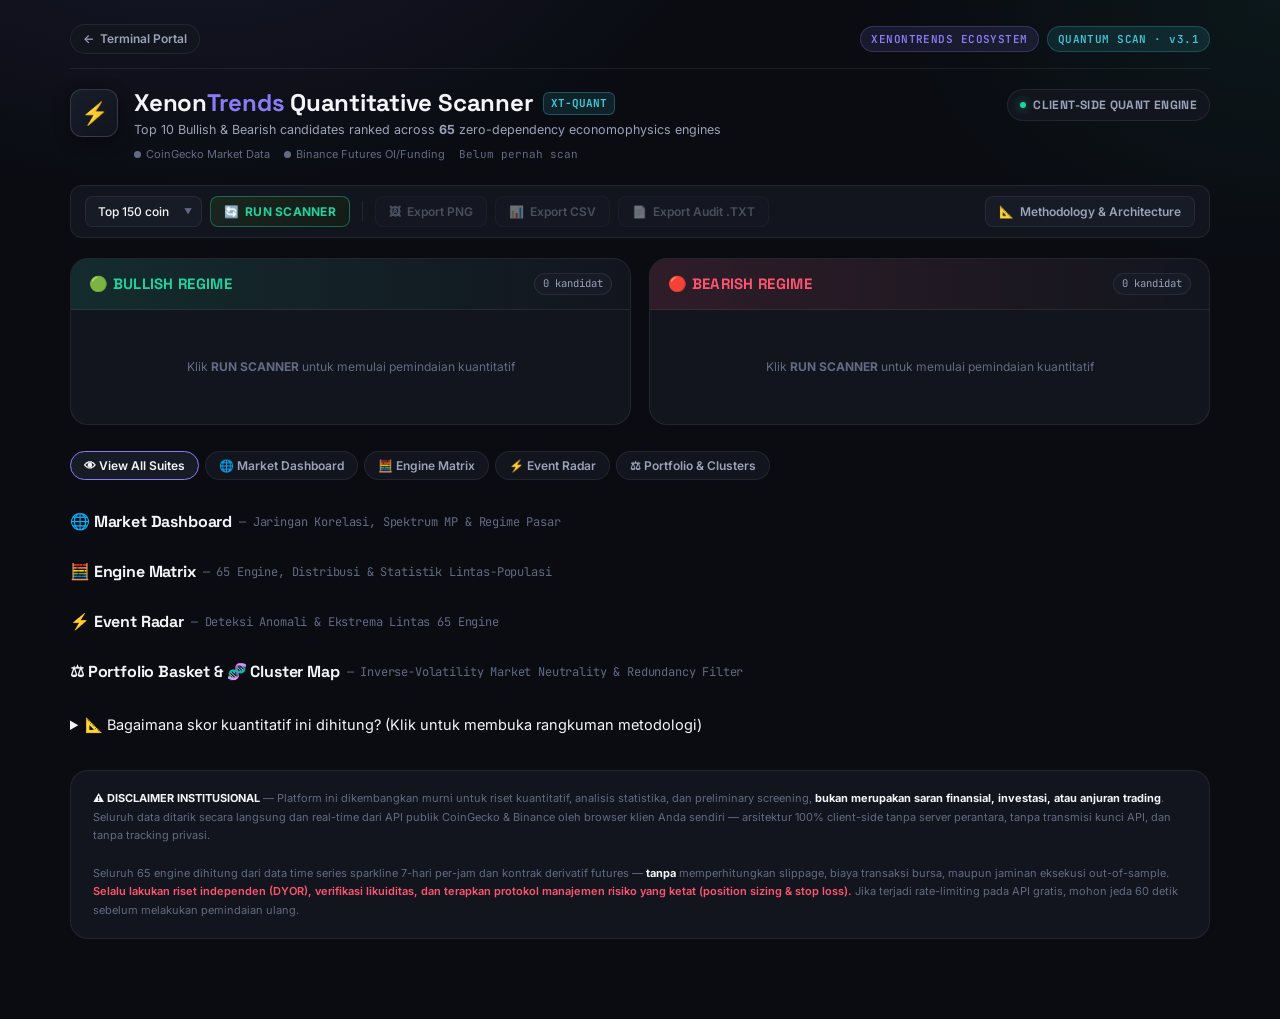
<file: quantum/index.html>
<!DOCTYPE html>
<html lang="id">
<head>
  <meta charset="UTF-8">
  <meta name="viewport" content="width=device-width, initial-scale=1">
  <title>XT-QUANT // Institutional Screener — 65 Economophysics Engines</title>
  
  <!-- Typography Stacks: Space Grotesk (Display), Inter (UI), JetBrains Mono (Quantitative) -->
  <link rel="preconnect" href="https://fonts.googleapis.com">
  <link rel="preconnect" href="https://fonts.gstatic.com" crossorigin>
  <link href="https://fonts.googleapis.com/css2?family=Inter:wght@400;500;600;700&family=JetBrains+Mono:wght@400;500;600;700&family=Space+Grotesk:wght@500;600;700&display=swap" rel="stylesheet">
  
  <link rel="stylesheet" href="style.css">
</head>
<body>
<div class="wrap">

  <!-- Layer 1: Navigation Top Bar -->
  <nav class="nav-top-bar">
    <a href="../index.html#expanded" class="nav-back-link" id="portalBackLink">
      <span class="back-arrow">←</span>
      <span class="portal-label">Terminal Portal</span>
    </a>
    <div class="system-badge-suite">
      <span class="badge-system">XENONTRENDS ECOSYSTEM</span>
      <span class="badge-system" style="color:var(--cyan);background:var(--cyan-dim);border-color:rgba(63,199,214,0.25);">QUANTUM SCAN · v3.1</span>
    </div>
  </nav>

  <!-- Layer 2: Executive Masthead -->
  <header class="masthead">
    <div class="brand-section">
      <div class="brand-mark">⚡</div>
      <div class="brand-info">
        <div class="brand-title-row">
          <h1 class="brand-title">Xenon<span class="accent-text">Trends</span> Quantitative Scanner</h1>
          <span class="brand-ticker-tag">XT-QUANT</span>
        </div>
        <div class="brand-sub">
          Top 10 Bullish &amp; Bearish candidates ranked across <b id="nEngineLabel">65</b> zero-dependency economophysics engines
        </div>
        <div class="status-indicators" id="statusRow">
          <span class="status-item"><span class="dot" id="dotCG"></span>CoinGecko Market Data</span>
          <span class="status-item"><span class="dot" id="dotBN"></span>Binance Futures OI/Funding</span>
          <span class="status-item update-time" id="lastUpdate">Belum pernah scan</span>
        </div>
      </div>
    </div>
    
    <div class="masthead-right">
      <div class="regime-status-badge">
        <span style="width:6px;height:6px;border-radius:50%;background:var(--up);display:inline-block;box-shadow:0 0 8px rgba(33,209,159,0.7);"></span>
        <span>CLIENT-SIDE QUANT ENGINE</span>
      </div>
    </div>
  </header>

  <!-- Layer 3: Dedicated Action Toolbar -->
  <section class="action-toolbar">
    <div class="toolbar-left">
      <div class="select-wrapper">
        <select id="nCoins" title="Ukuran Populasi Scanning">
          <option value="100">Top 100 coin</option>
          <option value="150" selected>Top 150 coin</option>
          <option value="250">Top 250 coin</option>
        </select>
        <span class="select-arrow">▼</span>
      </div>

      <button id="syncBtn" class="tbtn primary-scan" onclick="runScan()" title="Mulai kalkulasi seluruh 65 engine">
        <span>🔄</span>
        <span>RUN SCANNER</span>
      </button>

      <div class="toolbar-divider"></div>

      <button id="imgBtn" class="tbtn" onclick="saveImage()" disabled title="Simpan hasil scan sebagai gambar PNG institusional">
        <span>🖼</span>
        <span>Export PNG</span>
      </button>

      <button id="csvBtn" class="tbtn" onclick="saveCsv()" disabled title="Simpan seluruh hasil engine sebagai CSV (semua koin × 109 kolom)">
        <span>📊</span>
        <span>Export CSV</span>
      </button>

      <button id="txtBtn" class="tbtn btn-txt" onclick="saveTxt()" disabled title="Simpan SEMUA hasil dari SEMUA engine sebagai laporan TXT lengkap">
        <span>📄</span>
        <span>Export Audit .TXT</span>
      </button>
    </div>

    <div class="toolbar-right">
      <button class="tbtn" onclick="openMethodologyModal()" title="Buka arsitektur matematis 65 engine">
        <span>📐</span>
        <span>Methodology &amp; Architecture</span>
      </button>
    </div>
  </section>

  <!-- Progress Bar & Error Banner -->
  <div id="engineProgress" class="ep-wrap" style="display:none">
    <div class="ep-bar-bg"><div class="ep-bar"></div></div>
    <div class="ep-label">Menyiapkan…</div>
  </div>

  <div id="errBox"></div>

  <!-- Layer 4: Market Quality Score (MQS) Card -->
  <div class="mqs-card" id="mqsCard" style="display:none">
    <div class="mqs-num-wrap">
      <div class="mqs-num" id="mqsNum">—</div>
      <span class="mqs-scale-label">INDEX 0–100</span>
    </div>
    <div class="mqs-meta">
      <div class="mqs-label">Market Quality Score v2 — Breadth · Funding · Risiko Sistemik · Regime Volatilitas</div>
      <div class="mqs-zone" id="mqsZone">—</div>
      <div class="mqs-note" id="mqsNote"></div>
    </div>
  </div>

  <!-- Layer 5: Primary Screener Rankings -->
  <div class="panels">
    <!-- Bullish Panel -->
    <div class="panel">
      <div class="panel-head long">
        <h2>🟢 BULLISH REGIME</h2>
        <span class="cnt" id="longCnt">0 kandidat</span>
      </div>
      <div id="longList">
        <div class="empty">Klik <b>RUN SCANNER</b> untuk memulai pemindaian kuantitatif</div>
      </div>
    </div>

    <!-- Bearish Panel -->
    <div class="panel">
      <div class="panel-head short">
        <h2>🔴 BEARISH REGIME</h2>
        <span class="cnt" id="shortCnt">0 kandidat</span>
      </div>
      <div id="shortList">
        <div class="empty">Klik <b>RUN SCANNER</b> untuk memulai pemindaian kuantitatif</div>
      </div>
    </div>
  </div>

  <!-- Layer 6: Analytical Suite Tab Bar -->
  <div class="analytics-tab-bar" id="analyticsTabBar">
    <button class="atab active" data-tab="all" onclick="switchAnalyticsTab('all')">👁 View All Suites</button>
    <button class="atab" data-tab="marketDash" onclick="switchAnalyticsTab('marketDash')">🌐 Market Dashboard</button>
    <button class="atab" data-tab="engineMatrix" onclick="switchAnalyticsTab('engineMatrix')">🧮 Engine Matrix</button>
    <button class="atab" data-tab="eventRadar" onclick="switchAnalyticsTab('eventRadar')">⚡ Event Radar</button>
    <button class="atab" data-tab="pfGrid" onclick="switchAnalyticsTab('pfGrid')">⚖ Portfolio &amp; Clusters</button>
  </div>

  <!-- Layer 7: Analytical Suite Containers -->
  <!-- 1. Market Dashboard -->
  <section class="section-block" data-tab-pane="marketDash">
    <div class="sec-title-wrap">
      <h3 class="sec-title">🌐 Market Dashboard <span style="font-size:12px;color:var(--text-3);font-family:var(--font-mono);font-weight:400">— Jaringan Korelasi, Spektrum MP &amp; Regime Pasar</span></h3>
    </div>
    <div class="market-dash" id="marketDash" style="display:none"></div>
  </section>

  <!-- 2. Engine Matrix -->
  <section class="section-block" data-tab-pane="engineMatrix">
    <div class="sec-title-wrap">
      <h3 class="sec-title">🧮 Engine Matrix <span style="font-size:12px;color:var(--text-3);font-family:var(--font-mono);font-weight:400">— <span id="nEngineLabel2">65</span> Engine, Distribusi &amp; Statistik Lintas-Populasi</span></h3>
    </div>
    <div class="engine-matrix" id="engineMatrix" style="display:none"></div>
  </section>

  <!-- 3. Event Radar -->
  <section class="section-block" data-tab-pane="eventRadar">
    <div class="sec-title-wrap">
      <h3 class="sec-title">⚡ Event Radar <span style="font-size:12px;color:var(--text-3);font-family:var(--font-mono);font-weight:400">— Deteksi Anomali &amp; Ekstrema Lintas <span id="nEngineLabel3">65</span> Engine</span></h3>
    </div>
    <div class="event-radar" id="eventRadar" style="display:none"></div>
  </section>

  <!-- 4. Portfolio Basket & Clusters -->
  <section class="section-block" data-tab-pane="pfGrid">
    <div class="sec-title-wrap">
      <h3 class="sec-title">⚖ Portfolio Basket &amp; 🧬 Cluster Map <span style="font-size:12px;color:var(--text-3);font-family:var(--font-mono);font-weight:400">— Inverse-Volatility Market Neutrality &amp; Redundancy Filter</span></h3>
    </div>
    <div class="pf-grid" id="pfGrid" style="display:none"></div>
  </section>

  <!-- Methodology Drawer / Accordion Section -->
  <details class="methodology" style="margin-top:30px">
    <summary>📐 Bagaimana skor kuantitatif ini dihitung? (Klik untuk membuka rangkuman metodologi)</summary>
    <p style="margin-top:12px;line-height:1.7">
      Skor akhir dihitung melalui <b>blend 60% ensemble Bayesian + 40% composite core v2</b>. Core v2 menggabungkan 5 pilar (momentum ATR-adjusted, smoothed RSI, EMA cross signal, funding rate, relative strength vs BTC) sebagai <b>z-score relatif terhadap seluruh populasi yang di-scan</b> — bukan ambang statis. Ensemble Bayesian menambahkan 16 vote berbobot invers-varian dari engine canggih (Kalman filter, Hurst exponent, Ornstein-Uhlenbeck, variance ratio, Haar wavelet, Markov chain, CUSUM drift, difusi Brownian Einstein, dll) menghasilkan probabilitas arah via fungsi logistik. Signifikansi agregat diuji menggunakan <b>metode Fisher Combined Probability</b> (χ² = −2Σln p). Seluruh stablecoin otomatis dieliminasi dari universe.
    </p>
    <div style="margin-top:12px">
      <button class="tbtn" onclick="openMethodologyModal()" style="font-size:11.5px">Buka Registry 65 Engine Lengkap →</button>
    </div>
  </details>

  <!-- Footer Disclaimer -->
  <footer>
    <b>⚠ DISCLAIMER INSTITUSIONAL</b> — Platform ini dikembangkan murni untuk riset kuantitatif, analisis statistika, dan preliminary screening, <b>bukan merupakan saran finansial, investasi, atau anjuran trading</b>. Seluruh data ditarik secara langsung dan real-time dari API publik CoinGecko &amp; Binance oleh browser klien Anda sendiri — arsitektur 100% client-side tanpa server perantara, tanpa transmisi kunci API, dan tanpa tracking privasi.<br><br>
    Seluruh 65 engine dihitung dari data time series sparkline 7-hari per-jam dan kontrak derivatif futures — <b>tanpa</b> memperhitungkan slippage, biaya transaksi bursa, maupun jaminan eksekusi out-of-sample. <span class="risk">Selalu lakukan riset independen (DYOR), verifikasi likuiditas, dan terapkan protokol manajemen risiko yang ketat (position sizing &amp; stop loss).</span> Jika terjadi rate-limiting pada API gratis, mohon jeda 60 detik sebelum melakukan pemindaian ulang.
  </footer>

</div>

<!-- Coin Detail Modal Overlay -->
<div class="modal-overlay" id="engineModal" onclick="closeCoinModal()"></div>

<!-- Methodology & Mathematical Architecture Modal -->
<div class="methodology-modal" id="methodologyModal" onclick="closeMethodologyModal()">
  <div class="methodology-box" onclick="event.stopPropagation()">
    <div class="methodology-header">
      <div>
        <div class="methodology-title">📐 Institutional Methodology &amp; Mathematical Architecture</div>
        <div style="font-size:12px;color:var(--text-3);font-family:var(--font-mono);margin-top:4px">
          Sintesis 65 Engine Ekonofisika &amp; Statistika Lintas 14 Famili Kuantitatif
        </div>
      </div>
      <button class="modal-close" onclick="closeMethodologyModal()">✕</button>
    </div>

    <div class="methodology-content">
      <p>
        Quantum Screener (XT-QUANT) mengimplementasikan model ekonofisika non-parametrik yang mengevaluasi seluruh koin dalam semesta secara simultan menggunakan cross-sectional normalization. Skor akhir menggabungkan Bayesian Ensemble 16-vote dengan Core Momentum v2 dan Smart Quality Multiplier (OOS walk-forward validation &amp; choppiness penalty).
      </p>

      <table class="methodology-table">
        <tbody>
          <tr>
            <td>A · Volatilitas &amp; Regime</td>
            <td>GARCH(1,1) MLE (Engle/Bollerslev), Realized Volatility Term Structure (24h/72h/168h), Parkinson Extreme Value, Garman-Klass, Vol-of-Vol (VoV), Bollinger Bandwidth Squeeze, Donchian Channel, Amihud Illiquidity Ratio</td>
          </tr>
          <tr>
            <td>B · Mean Reversion &amp; Fraktal</td>
            <td>Ornstein-Uhlenbeck Continuous Process (Uhlenbeck 1930), Augmented Dickey-Fuller t-statistic, Hurst Exponent R/S (Hurst 1951), Detrended Fluctuation Analysis (DFA Peng 1994), Lo-MacKinlay Variance Ratio (1988), Katz &amp; Higuchi Fractal Dimensions, Rice Level-Crossing Expectation (1945)</td>
          </tr>
          <tr>
            <td>C · Teori Informasi</td>
            <td>Shannon Information Entropy (1948), Permutation Entropy (Bandt-Pompe 2002), Lempel-Ziv LZ76 Algorithmic Complexity (1976), Spectral Flatness Wiener Measure, Kolmogorov-Smirnov Empirical Normality Test</td>
          </tr>
          <tr>
            <td>D · Momen &amp; Chaos</td>
            <td>Higher Moments Skewness &amp; Kurtosis + Jarque-Bera Test (1980), Hill Power-Law Tail Index (1975), Zipf Rank-Frequency Exponent, Largest Lyapunov Exponent Chaos (Rosenstein 1993), Drawdown Duration &amp; Ulcer Index</td>
          </tr>
          <tr>
            <td>E · Pemrosesan Sinyal</td>
            <td>FFT Periodogram Peak Identification &amp; Parabolic Interpolation, Spectral Entropy, Haar Wavelet Multiresolution Analysis (1910), Hilbert Analytic Transform &amp; Instantaneous Cycle Phase (Gabor 1946), Ehlers Fisher Transform</td>
          </tr>
          <tr>
            <td>F · State-Space &amp; Filtering</td>
            <td>Kalman Local Linear Trend State-Space Estimator (Kálmán 1960), Hodrick-Prescott Trend-Cycle Decomposition (1997), Page CUSUM Change-Point Detection (1954), Ehlers Super Smoother 2-Pole Filter, Savitzky-Golay Polynomial Differentiation</td>
          </tr>
          <tr>
            <td>G · Ekonofisika &amp; Difusi</td>
            <td>Einstein Brownian Diffusion ⟨x²⟩=2Dt (1905), Markov 2-State Regime Transition Matrix (1906), Ljung-Box Q Autocorrelation Test (1978), Kaufman Adaptive Efficiency Ratio, Choppiness Index, Lagged Cross-Correlation vs BTC (Granger proxy)</td>
          </tr>
          <tr>
            <td>H · Teori Portofolio</td>
            <td>OLS Beta &amp; Jensen's Alpha vs BTC (CAPM), Idiosyncratic Residual Volatility, Bivariate Upper/Lower Tail Dependence (λU/λL), Sharpe &amp; Sortino Ratios, Information Ratio, Kelly Criterion &amp; Half-Kelly (1956), Parametric &amp; Historical VaR 95%, Block-Bootstrap Monte Carlo 2000 Paths (Efron/Künsch), S/R Kernel Density Clustering</td>
          </tr>
          <tr>
            <td>I · Dinamika Pasar</td>
            <td>Jacobi Eigen-Spectrum Decomposition (1846) of Top-40 Correlation Matrix, Marchenko-Pastur Random Matrix Noise Limit (1967), Kritzman Absorption Ratio Systemic Risk (2009), 24h Advance/Decline Breadth, Cross-Sectional Return Dispersion, McClellan Oscillator 1h, Market Quality Score v2</td>
          </tr>
          <tr>
            <td>K · Walk-Forward</td>
            <td>Rolling Mini Out-of-Sample Hit-Rate Validation: mengevaluasi persistensi prediktif sinyal momentum 24j/48j/72j ke depan secara historis</td>
          </tr>
          <tr>
            <td>L · Portofolio Pasar</td>
            <td>Inverse-Volatility Weighted Long/Short Market-Neutral Basket, Full Covariance Portfolio Volatility, Net Beta Neutrality, Daily Portfolio VaR95</td>
          </tr>
          <tr>
            <td>M · Event Radar</td>
            <td>Cross-Engine Anomaly Scanner: deteksi serentak Bollinger Squeeze, CUSUM structural break, Kalman innovation shock, dan Monte Carlo skew</td>
          </tr>
          <tr>
            <td>N · Cluster Korelasi</td>
            <td>Average-Linkage Hierarchical Clustering pada metrik jarak korelasi d = √(2(1−ρ)) untuk eliminasi aset berkorelasi tinggi (redundancy filter)</td>
          </tr>
          <tr>
            <td>J · Meta-Ensemble</td>
            <td>16-Vote Inverse-Variance Weighted Bayesian Ensemble, Fisher Combined Probability Test (χ² = −2Σln p, 1934), Confidence-Weighted Score Scaling, Historical Scan Persistence Delta</td>
          </tr>
        </tbody>
      </table>

      <p style="font-size:11.5px;color:var(--text-3);margin-top:14px">
        <b>Pedoman Interpretasi:</b> Klik baris koin mana pun pada panel Bullish atau Bearish setelah pemindaian selesai untuk membuka rincian modal 65 engine komprehensif, kurva pita konfidensi Monte Carlo 24-jam, dan persentil populasi.
      </p>
    </div>
  </div>
</div>

<!-- Toast Container for Notifications -->
<div id="toastContainer" class="toast-container"></div>

<!-- Engine & Application Scripts -->
<script src="engines.js?v=31"></script>
<script>
  // Bind dynamic engine count from registry to all label elements
  const regLen = (typeof QE !== 'undefined' && QE.ENGINE_REGISTRY) ? QE.ENGINE_REGISTRY.length : 65;
  document.getElementById('nEngineLabel').textContent = regLen;
  document.getElementById('nEngineLabel2').textContent = regLen;
  document.getElementById('nEngineLabel3').textContent = regLen;
  document.title = 'XT-QUANT // Institutional Screener — ' + regLen + ' Engines';
</script>
<script src="app.js?v=31"></script>
<script>
(function() {
  const backLink = document.getElementById('portalBackLink');
  if (!backLink) return;

  const urlParams = new URLSearchParams(window.location.search);
  const isNewTab = urlParams.get('tab') === 'new' ||
                   (window.opener && window.opener !== window);

  if (isNewTab) {
    backLink.classList.add('is-portal-tab');
    const arrow = backLink.querySelector('.back-arrow');
    if (arrow) arrow.style.display = 'none';
    backLink.title = 'Switch to active Terminal Portal tab';

    backLink.addEventListener('click', (e) => {
      e.preventDefault();
      // Signal any open portal tab to surface itself
      try {
        const bc = new BroadcastChannel('xt_portal_bus');
        bc.postMessage({ action: 'FOCUS_PORTAL' });
        bc.close();
      } catch (err) {}
      // Focus opener directly if still open
      if (window.opener && !window.opener.closed) {
        try { window.opener.focus(); } catch (err) {}
      }
      // Focus existing 'xt_portal_main' tab (same browsing context group via rel="opener"),
      // or spawn one if no portal tab exists.
      const portalWin = window.open('../index.html#expanded', 'xt_portal_main');
      if (portalWin) {
        portalWin.focus();
      }
    });
  } else {
    backLink.href = '../index.html#expanded';
  }
})();
</script>
</body>
</html>
</file>
<file: confluence/css/base.css>
/* ============================================================
   BASE — reset, CSS variables, tema dasar ArgonPulse⚡
   ============================================================ */

:root{
  --bg: #0a0c12;
  --surface: #12151e;
  --surface-2: #171b26;
  --surface-raised: #1c2130;
  --border: rgba(255,255,255,0.07);
  --border-strong: rgba(255,255,255,0.14);

  --text-1: #f4f5f7;
  --text-2: #9aa3b8;
  --text-3: #626b82;

  --up: #21d19f;
  --up-dim: rgba(33,209,159,0.12);
  --down: #ff5470;
  --down-dim: rgba(255,84,112,0.12);
  --gold: #f5a623;
  --gold-dim: rgba(245,166,35,0.12);
  --violet: #8b7cf6;
  --violet-dim: rgba(139,124,246,0.12);
  --cyan: #3fc7d6;
  --cyan-dim: rgba(63, 199, 214, 0.12);

  --radius-lg: 18px;
  --radius-md: 12px;
  --radius-sm: 8px;
  --radius-pill: 999px;

  --font-display: 'Space Grotesk', 'Inter', sans-serif;
  --font-body: 'Inter', sans-serif;
  --font-mono: 'JetBrains Mono', ui-monospace, monospace;

  --ease: cubic-bezier(.16,.84,.44,1);
}

*{box-sizing:border-box; margin:0; padding:0;}
html{color-scheme:dark;}

body{
  background:
    radial-gradient(ellipse 900px 500px at 15% -10%, rgba(139,124,246,0.10), transparent 60%),
    radial-gradient(ellipse 700px 500px at 100% 0%, rgba(33,209,159,0.06), transparent 55%),
    var(--bg);
  color: var(--text-1);
  font-family: var(--font-body);
  line-height: 1.5;
  min-height: 100vh;
  padding: 28px 16px 60px;
  -webkit-font-smoothing: antialiased;
}

@media (prefers-reduced-motion: reduce){
  *{animation-duration:.001ms !important; transition-duration:.001ms !important;}
}

.wrap{max-width: 1140px; margin: 0 auto;}

a{color: inherit;}

[data-tooltip]{position:relative;}
[data-tooltip]:hover::after{
  content: attr(data-tooltip);
  position:absolute; bottom:calc(100% + 8px); left:50%; transform:translateX(-50%);
  background:#000; color:#fff; padding:7px 11px; border-radius:8px;
  font-size:11.5px; white-space:normal; width:200px; text-align:center;
  line-height:1.4; z-index:20; box-shadow:0 10px 25px rgba(0,0,0,0.4);
  font-family: var(--font-body); font-weight:400;
}
[data-tooltip]:hover::before{
  content:''; position:absolute; bottom:calc(100% + 3px); left:50%; transform:translateX(-50%);
  border:5px solid transparent; border-top-color:#000; z-index:20;
}
</file>
<file: confluence/css/layout.css>
/* ============================================================
   LAYOUT — grid struktural & responsive
   ============================================================ */

/* Top Navigation Bar */
.nav-top-bar {
  display: flex;
  align-items: center;
  justify-content: space-between;
  margin-bottom: 20px;
  padding-bottom: 14px;
  border-bottom: 1px solid var(--border);
}

.masthead {
  display: flex;
  justify-content: space-between;
  align-items: flex-start;
  gap: 24px;
  margin-bottom: 22px;
  padding-bottom: 0;
  border-bottom: none;
}

.brand-section {
  display: flex;
  align-items: flex-start;
  gap: 16px;
  flex: 1;
  min-width: 0;
}

.brand-info {
  display: flex;
  flex-direction: column;
  flex: 1;
  min-width: 0;
}

.brand-title-row {
  display: flex;
  align-items: center;
  gap: 10px;
  flex-wrap: wrap;
}

.status-indicators {
  display: flex;
  align-items: center;
  gap: 10px;
  margin-top: 8px;
  font-size: 11.5px;
  color: var(--text-3);
  flex-wrap: wrap;
}

.masthead-right {
  display: flex;
  flex-direction: column;
  align-items: flex-end;
  gap: 8px;
  flex-shrink: 0;
  min-width: 175px;
  text-align: right;
}

/* Dedicated Action Toolbar — 3 Groups */
.action-toolbar, .toolbar {
  display: flex;
  align-items: center;
  justify-content: space-between;
  gap: 10px;
  background: var(--surface);
  border: 1px solid var(--border);
  border-radius: var(--radius-md);
  padding: 8px 12px;
  margin-bottom: 20px;
}

.toolbar-group {
  display: flex;
  align-items: center;
  gap: 8px;
  flex-wrap: wrap;
}

.toolbar-exec {
  flex-shrink: 0;
}

.toolbar-actions {
  display: flex;
  align-items: center;
  gap: 8px;
  flex-wrap: wrap;
}

.toolbar-meta {
  display: flex;
  align-items: center;
  gap: 8px;
  flex-shrink: 0;
}

.toolbar-divider {
  width: 1px;
  height: 20px;
  background: var(--border);
  margin: 0 4px;
  flex-shrink: 0;
}

.metrics-grid {
  display: grid;
  grid-template-columns: repeat(4, 1fr);
  gap: 12px;
  margin-bottom: 14px;
}

.pillar-summary-grid {
  display: grid;
  grid-template-columns: repeat(5, 1fr);
  gap: 8px;
  margin: 12px 0 6px;
}

.three-col {
  display: grid;
  grid-template-columns: 1.1fr 1fr 1fr;
  gap: 12px;
  margin-bottom: 14px;
}

.three-col.two-col-variant {
  grid-template-columns: 1fr 1fr;
}

.session-strip {
  display: flex;
  gap: 8px;
  align-items: center;
  flex-wrap: wrap;
}

.footer {
  display: flex;
  align-items: center;
  justify-content: space-between;
  padding-top: 20px;
  margin-top: 20px;
  border-top: 1px solid var(--border);
  font-size: 11.5px;
  color: var(--text-3);
  flex-wrap: wrap;
  gap: 8px;
}

body.tldr-mode .full-view { display: none; }

@media (max-width: 980px) {
  .three-col { grid-template-columns: 1fr 1fr; }
}

@media (max-width: 768px) {
  .masthead {
    flex-direction: column;
    align-items: flex-start;
    gap: 16px;
  }
  .masthead-right {
    align-items: flex-start;
    width: 100%;
    min-width: 0;
  }
  .confidence-wrap {
    width: 100%;
  }
}

@media (max-width: 860px) {
  .three-col { grid-template-columns: 1fr; }
  .pillar-summary-grid { grid-template-columns: repeat(5, 1fr); }
}

@media (max-width: 640px) {
  body { padding: 18px 12px 40px; }
  .action-toolbar, .toolbar {
    flex-direction: column;
    align-items: stretch;
  }
  .toolbar-left, .toolbar-right {
    width: 100%;
    justify-content: space-between;
  }
  .metrics-grid { grid-template-columns: repeat(2, 1fr); }
  .pillar-summary-grid { grid-template-columns: repeat(3, 1fr); row-gap: 8px; }
  .metric-value { font-size: 21px; }
  .footer { flex-direction: column; align-items: flex-start; }
}
</file>
<file: confluence/css/components.css>
/* ============================================================
   COMPONENTS — kartu, badge, panel, animasi, elemen baru v2
   ============================================================ */

/* ---------- nav top bar & ecosystem badges ---------- */
.nav-back-link {
  display: inline-flex;
  align-items: center;
  gap: 6px;
  font-size: 12px;
  font-weight: 600;
  color: var(--text-2);
  background: var(--surface);
  border: 1px solid var(--border);
  padding: 5px 12px;
  border-radius: var(--radius-pill);
  text-decoration: none;
  transition: all 0.2s var(--ease);
}
.nav-back-link:hover {
  color: var(--text-1);
  border-color: var(--border-strong);
  background: var(--surface-2);
  transform: translateX(-2px);
}
.system-badge-suite {
  display: flex;
  align-items: center;
  gap: 8px;
}
.badge-system {
  font-family: var(--font-mono);
  font-size: 11px;
  font-weight: 600;
  color: var(--violet);
  background: var(--violet-dim);
  border: 1px solid rgba(139, 124, 246, 0.25);
  padding: 4px 10px;
  border-radius: var(--radius-pill);
  letter-spacing: 0.04em;
}

/* ---------- brand & titles ---------- */
.brand { display: flex; align-items: center; gap: 14px; }
.brand-mark {
  width: 48px;
  height: 48px;
  flex-shrink: 0;
  border-radius: var(--radius-md);
  background: linear-gradient(145deg, #181d2a, #11141e);
  border: 1px solid var(--border-strong);
  display: flex;
  align-items: center;
  justify-content: center;
  font-size: 22px;
  box-shadow: 0 4px 16px rgba(0, 0, 0, 0.4);
}
h1.brand-title {
  font-family: var(--font-display);
  font-size: 24px;
  font-weight: 700;
  letter-spacing: -0.01em;
  color: var(--text-1);
  line-height: 1.2;
}
h1.brand-title span.accent-text {
  color: var(--violet);
}
.brand-ticker-tag {
  font-family: var(--font-mono);
  font-size: 11px;
  font-weight: 700;
  color: var(--cyan);
  background: var(--cyan-dim);
  border: 1px solid rgba(63, 199, 214, 0.3);
  padding: 2px 7px;
  border-radius: 6px;
}
.brand-sub {
  color: var(--text-2);
  font-size: 12.5px;
  margin-top: 3px;
  line-height: 1.4;
}
.status-item {
  display: inline-flex;
  align-items: center;
  gap: 6px;
  color: var(--text-2);
}
.live-dot {
  width: 7px;
  height: 7px;
  border-radius: 50%;
  display: inline-block;
  background: var(--up);
  box-shadow: 0 0 8px rgba(33, 209, 159, 0.6);
  transition: all 0.3s ease;
}
@keyframes pulse-dot {
  0% { box-shadow: 0 0 0 0 rgba(33, 209, 159, 0.45); }
  70% { box-shadow: 0 0 0 6px rgba(33, 209, 159, 0); }
  100% { box-shadow: 0 0 0 0 rgba(33, 209, 159, 0); }
}

/* ---------- status badge & confidence bar ---------- */
.head-right { display: flex; flex-direction: column; align-items: flex-end; gap: 8px; }
.status-badge {
  display: inline-flex;
  align-items: center;
  gap: 7px;
  padding: 6px 14px;
  border-radius: var(--radius-pill);
  border: 1px solid var(--border);
  background: var(--surface);
  font-family: var(--font-display);
  font-weight: 700;
  font-size: 12px;
  letter-spacing: 0.03em;
  color: var(--text-2);
  white-space: nowrap;
  transition: all 0.2s var(--ease);
}
.status-badge.gold {
  border-color: var(--gold);
  background: var(--gold-dim);
  color: var(--gold);
}
.status-badge.bullish {
  border-color: var(--up);
  background: var(--up-dim);
  color: var(--up);
}
.status-badge.bearish {
  border-color: var(--down);
  background: var(--down-dim);
  color: var(--down);
}

.confidence-wrap { width: 170px; }
.confidence-track {
  width: 100%;
  height: 6px;
  border-radius: var(--radius-pill);
  background: var(--surface-2);
  border: 1px solid var(--border);
  overflow: hidden;
}
.confidence-fill {
  height: 100%;
  border-radius: var(--radius-pill);
  background: linear-gradient(90deg, var(--gold), #ffcf6b);
  width: 0%;
  transition: width 0.8s var(--ease);
}
.confidence-label {
  font-size: 10.5px;
  color: var(--text-3);
  text-align: right;
  margin-top: 4px;
  letter-spacing: 0.04em;
  font-family: var(--font-mono);
  font-weight: 600;
}

/* ---------- toolbar buttons ---------- */
.tbtn {
  display: inline-flex;
  align-items: center;
  gap: 6px;
  background: var(--surface-2);
  border: 1px solid var(--border);
  color: var(--text-2);
  font-family: var(--font-body);
  font-weight: 600;
  font-size: 12px;
  padding: 7px 13px;
  border-radius: 8px;
  cursor: pointer;
  transition: all 0.2s var(--ease);
  outline: none;
  text-decoration: none;
}
.tbtn:hover:not(:disabled) {
  border-color: var(--border-strong);
  color: var(--text-1);
  background: var(--surface-raised);
  transform: translateY(-1px);
}
.tbtn:disabled {
  opacity: 0.4;
  cursor: not-allowed;
}
.tbtn.primary-confluence {
  background: linear-gradient(145deg, #1b2620, #131b17);
  border-color: rgba(33, 209, 159, 0.4);
  color: var(--up);
  font-weight: 700;
  letter-spacing: 0.02em;
}
.tbtn.primary-confluence:hover:not(:disabled) {
  border-color: var(--up);
  background: linear-gradient(145deg, #22322a, #16231e);
  box-shadow: 0 4px 18px rgba(33, 209, 159, 0.25);
}
.tbtn.primary {
  background: linear-gradient(155deg, #1e2a24, #131a17);
  border-color: rgba(33, 209, 159, 0.35);
  color: var(--up);
}
.tbtn.primary:hover { border-color: var(--up); }
.tbtn.copied { background: var(--up-dim); border-color: var(--up); color: var(--up); }
.methodology-link {
  margin-left: auto;
  font-size: 12px;
  color: var(--text-3);
  text-decoration: none;
  display: inline-flex;
  align-items: center;
  gap: 5px;
  cursor: pointer;
}
.methodology-link:hover { color: var(--text-1); }
.methodology-link:hover{color:var(--text-1);}

/* ---------- generic card ---------- */
.card{
  background: var(--surface);
  border: 1px solid var(--border);
  border-radius: var(--radius-lg);
  padding: 16px 17px;
  transition: transform .22s var(--ease), border-color .22s var(--ease), box-shadow .22s var(--ease);
  position:relative;
}
.card:hover{
  transform: translateY(-2px);
  border-color: var(--border-strong);
  box-shadow: 0 10px 30px -12px rgba(0,0,0,0.5);
}

.metric-card{display:flex; flex-direction:column; gap:8px; min-height:124px;}
.metric-top{display:flex; align-items:center; justify-content:space-between;}
.metric-label{
  font-size:11px; color:var(--text-3); text-transform:uppercase;
  letter-spacing:0.08em; font-weight:600;
}
.info-dot{
  width:14px;height:14px;border-radius:50%;
  border:1px solid var(--text-3); color:var(--text-3);
  font-size:9px; display:flex; align-items:center; justify-content:center;
  cursor:help; font-family: var(--font-mono);
}

/* Metric cards empty & throbber states */
.metric-empty {
  font-family: var(--font-mono);
  font-size: 11px;
  line-height: 1.55;
  color: var(--text-3);
  padding: 10px 0 6px;
  text-align: left;
}
.metric-empty b {
  color: var(--cyan);
  font-weight: 700;
}

.card-throbber {
  display: flex;
  flex-direction: column;
  align-items: center;
  justify-content: center;
  padding: 14px 0 8px;
  gap: 8px;
}
.card-throbber .card-ld {
  width: 24px;
  height: 24px;
  border: 2px solid var(--border-strong);
  border-top-color: var(--cyan);
  border-radius: 50%;
  animation: cardSpin 0.8s linear infinite;
}
@keyframes cardSpin {
  to { transform: rotate(360deg); }
}
.card-throbber-text {
  font-family: var(--font-mono);
  font-size: 10.5px;
  color: var(--text-3);
  letter-spacing: 0.02em;
}

.metric-data {
  display: flex;
  flex-direction: column;
  gap: 6px;
}
.metric-value{
  font-family: var(--font-display); font-weight:700; font-size:25px;
  letter-spacing:-0.01em; display:flex; align-items:baseline; gap:8px;
}
.metric-sub{display:flex; align-items:center; gap:6px; font-size:12.5px; font-weight:600;}
.metric-sub.up{color:var(--up);}
.metric-sub.down{color:var(--down);}
.metric-sub.neutral{color:var(--text-2);}
.spark{width:100%; height:28px; margin-top:2px; opacity:0.9;}

.fg-ring-wrap{display:flex; align-items:center; gap:10px;}
.fg-ring{width:38px; height:38px; flex-shrink:0;}

.rsi-bar-track{
  width:100%; height:6px; border-radius:4px; background:rgba(255,255,255,0.07);
  margin-top:2px; position:relative; overflow:visible;
}
.rsi-bar-fill{height:100%; border-radius:4px; transition: width .8s var(--ease), background .8s;}
.rsi-zones{position:absolute; top:-3px; height:12px; width:100%; pointer-events:none;}
.rsi-zone-mark{position:absolute; top:0; width:1px; height:100%; background:rgba(255,255,255,0.15);}

/* ---------- skeleton loading ---------- */
.skel{
  background: linear-gradient(90deg, rgba(255,255,255,0.03) 0%, rgba(255,255,255,0.08) 50%, rgba(255,255,255,0.03) 100%);
  background-size: 200% 100%;
  animation: skel-pulse 1.4s ease-in-out infinite;
  border-radius: 6px; color:transparent !important;
}
@keyframes skel-pulse{0%{background-position:200% 0;} 100%{background-position:-200% 0;}}

/* ---------- signal / confluence box ---------- */
.signal-box{
  background: linear-gradient(155deg, var(--surface-raised), var(--surface-2));
  border: 1px solid var(--border);
  border-left: 3px solid var(--gold);
  border-radius: var(--radius-lg);
  padding: 18px 20px;
  margin-bottom: 10px;
  display:flex; gap:14px;
}
.signal-box.div-bullish{border-left-color:var(--up);}
.signal-box.div-bearish{border-left-color:var(--down);}
.signal-icon{font-size:17px; flex-shrink:0; margin-top:1px; color: var(--gold);}
.div-bullish .signal-icon{color:var(--up);}
.div-bearish .signal-icon{color:var(--down);}
.signal-body{flex:1; min-width:0;}
.signal-eyebrow{
  font-size:10.5px; text-transform:uppercase; letter-spacing:0.09em;
  color:var(--text-3); font-weight:700; margin-bottom:6px;
  display:flex; align-items:center; gap:8px; flex-wrap:wrap;
}
.signal-eyebrow .tag{
  background:rgba(255,255,255,0.06); padding:2px 7px; border-radius:5px;
  color:var(--text-2); letter-spacing:0.04em; font-family:var(--font-mono); font-size:10px;
}
.crowding-badge{
  display:none; background:var(--violet-dim); border:1px solid var(--violet);
  color:var(--violet); padding:2px 8px; border-radius:5px;
  font-size:10px; font-weight:700; letter-spacing:0.04em;
}
.crowding-badge.show{display:inline-flex;}
.signal-text{font-size:14.5px; line-height:1.6; color:var(--text-1);}
.signal-text b{color:var(--text-1); font-weight:700;}
.invalidation-box{
  margin-top:10px; padding-top:10px; border-top:1px dashed var(--border);
  font-size:12px; color:var(--text-3); line-height:1.55;
}
.invalidation-box b{color:var(--text-2);}
.estimate-disclaimer{
  display:none; margin-top:8px; padding:8px 10px; border-radius:8px;
  background:rgba(255,255,255,0.03); border:1px solid var(--border);
  color:var(--text-3); font-size:11.5px; line-height:1.5;
}
.estimate-disclaimer.show{display:block;}

/* ---------- confidence interval visual (Bab 11.4) ---------- */
.ci-wrap{margin: 4px 20px 14px;}
.ci-label-row{display:flex; justify-content:space-between; font-size:10px; color:var(--text-3); font-family:var(--font-mono); margin-bottom:4px;}
.ci-track{
  position:relative; height:14px; border-radius:8px;
  background: linear-gradient(90deg, var(--down-dim), rgba(255,255,255,0.03), var(--up-dim));
  border:1px solid var(--border);
}
.ci-zero-line{position:absolute; left:50%; top:0; bottom:0; width:1px; background:var(--border-strong);}
.ci-cone{position:absolute; top:0; bottom:0; background:rgba(245,166,35,0.18); border-radius:8px;}
.ci-point{
  position:absolute; top:50%; width:10px; height:10px; border-radius:50%;
  background: var(--gold); border:2px solid var(--surface);
  transform: translate(-50%, -50%); box-shadow: 0 0 0 2px var(--gold);
}

/* ---------- pillar summary chips (Bab 3, 5) ---------- */
.pillar-chip{
  background:var(--surface); border:1px solid var(--border); border-radius:10px;
  padding:8px 6px; text-align:center; display:flex; flex-direction:column; gap:2px;
}
.pillar-chip.up{border-color:rgba(33,209,159,0.3);}
.pillar-chip.down{border-color:rgba(255,84,112,0.3);}
.pillar-name{font-family:var(--font-display); font-weight:700; font-size:13px;}
.pillar-full{font-size:8.5px; color:var(--text-3); text-transform:uppercase; letter-spacing:0.03em;}
.pillar-val{font-family:var(--font-mono); font-size:11px; font-weight:600; color:var(--text-2); margin-top:2px;}
.pillar-chip.up .pillar-val{color:var(--up);}
.pillar-chip.down .pillar-val{color:var(--down);}

/* ---------- breakdown panel (expandable, Bab 11.2) ---------- */
.breakdown-toggle-wrap{text-align:center; margin-bottom:10px;}
.breakdown-toggle{
  background:none; border:none; color:var(--text-3); font-size:12px;
  font-weight:600; cursor:pointer; padding:4px 8px;
}
.breakdown-toggle:hover{color:var(--text-1);}
.breakdown-panel{
  max-height:0; overflow:hidden; transition: max-height .35s var(--ease);
  background:var(--surface); border:1px solid var(--border); border-radius:var(--radius-lg);
  margin-bottom:10px;
}
.breakdown-panel.open{max-height:600px;}
.breakdown-inner{padding:14px 16px;}
.breakdown-row{
  display:grid; grid-template-columns: 90px 1fr 46px; align-items:center; gap:8px;
  padding:5px 0; font-family:var(--font-mono); font-size:11px;
}
.breakdown-label{color:var(--text-2); font-size:10.5px;}
.breakdown-track{
  position:relative; height:8px; background:rgba(255,255,255,0.05); border-radius:4px;
  display:flex; align-items:center;
}
.breakdown-bar{height:100%; border-radius:4px; position:absolute;}
.breakdown-left{right:50%;}
.breakdown-right{left:50%;}
.breakdown-val{text-align:right; color:var(--text-2);}

/* ---------- panel (on-chain / momentum / derivatives) ---------- */
.panel{
  background: var(--surface); border:1px solid var(--border);
  border-radius: var(--radius-lg); overflow:hidden;
}
.panel-head{
  display:flex; align-items:center; justify-content:space-between;
  padding:14px 16px; border-bottom:1px solid var(--border);
}
.panel-title{
  font-size:11.5px; font-weight:700; letter-spacing:0.06em; text-transform:uppercase;
  color:var(--text-2); display:flex; align-items:center; gap:7px;
}
.panel-title .dot-icon{width:6px;height:6px;border-radius:50%; background:var(--cyan);}
.panel-meta{font-size:11px; color:var(--text-3); font-family:var(--font-mono);}
.panel-body{padding:8px 10px 12px;}

.heat-gauge{margin: 8px 6px 12px;}
.heat-track{
  height:10px; border-radius:6px; overflow:hidden; display:flex;
  background: rgba(255,255,255,0.05); border:1px solid var(--border);
}
.heat-seg{height:100%; transition: width 1s var(--ease);}
.heat-labels{display:flex; justify-content:space-between; margin-top:7px; font-size:10px; color:var(--text-3); font-family:var(--font-mono);}

.flow-row{
  display:flex; align-items:center; justify-content:space-between; gap:10px;
  padding:10px 8px; border-radius: var(--radius-md);
  transition: background .15s;
}
.flow-row:hover{background: rgba(255,255,255,0.03);}
.flow-left{display:flex; align-items:center; gap:10px; min-width:0;}
.flow-dot{width:9px; height:9px; border-radius:50%; flex-shrink:0;}
.flow-dot.red{background:var(--down); box-shadow:0 0 8px rgba(255,84,112,0.4);}
.flow-dot.green{background:var(--up); box-shadow:0 0 8px rgba(33,209,159,0.4);}
.flow-name{font-weight:600; font-size:13.5px;}
.flow-name .sub{font-size:10.5px; color:var(--text-3); font-weight:400; display:block; margin-top:1px;}
.flow-right{text-align:right; flex-shrink:0;}
.flow-amt{font-family:var(--font-mono); font-weight:600; font-size:13.5px;}
.flow-tag{font-size:9.5px; font-weight:700; letter-spacing:0.03em; text-transform:uppercase; display:block; margin-top:2px;}
.flow-tag.red{color:var(--down);}
.flow-tag.green{color:var(--up);}

/* ---------- derivatives panel (Pilar E, baru) ---------- */
.deriv-grid{display:grid; grid-template-columns:1fr 1fr; gap:10px; padding:8px 6px;}
.deriv-item{text-align:center;}
.deriv-item-label{font-size:9.5px; color:var(--text-3); text-transform:uppercase; letter-spacing:0.05em; margin-bottom:4px;}
.deriv-value{font-family:var(--font-mono); font-weight:700; font-size:17px;}
.deriv-value.up{color:var(--up);}
.deriv-value.down{color:var(--down);}
.deriv-meta-row{
  display:flex; justify-content:space-between; align-items:center;
  padding:8px 10px; border-top:1px solid var(--border); margin-top:6px;
  font-size:10.5px; color:var(--text-3);
}
.deriv-proxy-badge{
  display:none; margin:0 10px 8px; padding:6px 8px; border-radius:8px;
  background:var(--gold-dim); border:1px solid var(--gold); color:var(--gold);
  font-size:10px; font-weight:600;
}
.deriv-proxy-badge.show{display:block;}
.deriv-crowd-warn{
  display:none; margin:0 10px 10px; padding:8px 10px; border-radius:8px;
  background:var(--violet-dim); border:1px solid var(--violet); color:var(--violet);
  font-size:11px; font-weight:600;
}
.deriv-crowd-warn.show{display:block;}

.mom-row{
  background: var(--surface-2); border:1px solid var(--border);
  border-radius: var(--radius-md); padding:11px 13px;
  display:flex; align-items:center; justify-content:space-between;
  margin: 6px 4px;
  transition: border-color .15s, transform .15s;
}
.mom-row:hover{border-color:var(--border-strong); transform: translateX(2px);}
.mom-left{display:flex; align-items:center; gap:9px;}
.mom-rank{font-family:var(--font-mono); font-size:10px; color:var(--text-3); width:14px; text-align:center;}
.mom-ticker{font-weight:700; font-size:13.5px; letter-spacing:0.01em;}
.mom-trend.up{color:var(--up);}
.mom-trend.down{color:var(--down);}
.mom-trend.flat{color:var(--text-3);}
.mom-right{text-align:right;}
.mom-score{font-family:var(--font-mono); font-size:11.5px; color:var(--text-2);}
.mom-bar-track{width:50px; height:4px; border-radius:3px; background:rgba(255,255,255,0.07); margin-top:5px; overflow:hidden;}
.mom-bar-fill{height:100%; border-radius:3px; background: var(--violet);}
.mom-empty, .news-empty{padding:16px; text-align:center; color:var(--text-3); font-size:12px;}

/* ---------- momentum table (10 koin, full-width, di atas confidence bar) ---------- */
.momentum-panel{margin-bottom:14px;}
.momentum-table{width:100%; border-collapse:collapse;}
.momentum-table thead th{
  text-align:left; padding:8px 10px; font-size:10px; color:var(--text-3);
  text-transform:uppercase; letter-spacing:0.05em; border-bottom:1px solid var(--border);
  font-weight:600;
}
.momentum-table thead th:first-child{width:32px;}
.mom-tr{transition: background .15s;}
.mom-tr:hover{background: rgba(255,255,255,0.025);}
.mom-tr td{padding:9px 10px; border-bottom:1px solid var(--border); font-size:13px;}
.mom-tr:last-child td{border-bottom:none;}
.mom-tr .mom-rank{font-family:var(--font-mono); color:var(--text-3); text-align:center;}
.mom-ticker-cell{display:flex; flex-direction:column;}
.mom-ticker-cell .mom-ticker{font-weight:700; font-size:13.5px;}
.mom-ticker-cell .mom-name{font-size:10px; color:var(--text-3); margin-top:1px;}
.mom-score-cell{min-width:90px;}
.mom-score-cell .mom-score{font-family:var(--font-mono); font-size:12.5px; color:var(--text-2); display:block; margin-bottom:3px;}
.mom-score-cell .mom-bar-track{width:80px; margin-top:0;}
.mom-return-cell{font-family:var(--font-mono); font-weight:600; text-align:right;}
.mom-return-cell.up{color:var(--up);}
.mom-return-cell.down{color:var(--down);}
.mom-tr .mom-trend{text-align:center;}

/* ---------- context radar (Bab 11.6) ---------- */
.context-radar-toggle-wrap{text-align:center; margin-bottom:10px;}
.context-radar-panel{
  max-height:0; overflow:hidden; transition: max-height .35s var(--ease);
}
.context-radar-panel.open{max-height:2200px;}
.context-radar-grid{display:grid; grid-template-columns:1fr 2fr; gap:12px; padding-top:2px;}
.tvl-value{font-family:var(--font-display); font-weight:700; font-size:22px;}
.news-item{
  display:block; padding:8px 10px; border-radius:8px; font-size:12px;
  color:var(--text-2); text-decoration:none; border:1px solid transparent;
}
.news-item:hover{background:rgba(255,255,255,0.03); border-color:var(--border); color:var(--text-1);}

/* ---------- session chips ---------- */
.session-chip{
  flex-shrink:0; display:flex; align-items:center; gap:6px;
  background:var(--surface); border:1px solid var(--border);
  border-radius:8px; padding:5px 10px; font-size:10.5px; color:var(--text-2);
}
.session-chip.active{border-color:var(--cyan); background:rgba(63,199,214,0.08); color:var(--text-1);}
.session-chip b{color:var(--text-1); font-weight:600;}
.session-chip .sdot{width:6px;height:6px;border-radius:50%; background:var(--text-3);}
.session-chip.active .sdot{background:var(--cyan);}

/* ---------- TL;DR line ---------- */
.tldr-line{
  font-size:14px; color:var(--text-1); padding:14px 20px;
  background: var(--surface); border:1px solid var(--border);
  border-radius: var(--radius-lg); margin-bottom:14px;
  display:none; align-items:center; gap:10px;
}
body.tldr-mode .tldr-line{display:flex;}
.tldr-line .badge-inline{
  font-family:var(--font-mono); font-size:11px; font-weight:700;
  padding:3px 8px; border-radius:6px; background:var(--gold-dim); color:var(--gold);
  flex-shrink:0;
}

/* ---------- footer ---------- */
.footer .fnote{display:flex; align-items:center; gap:6px;}
.cache-badge{
  font-family:var(--font-mono); font-size:10px; padding:2px 7px;
  border-radius:5px; background:rgba(245,166,35,0.1); color:var(--gold);
  display:none; align-items:center; gap:4px;
}
.cache-badge.show{display:inline-flex;}

/* ---------- methodology modal (Bab 11.3) ---------- */
.methodology-modal{
  display:none; position:fixed; inset:0; background:rgba(5,6,10,0.75);
  z-index:200; padding:30px 16px; overflow-y:auto;
  backdrop-filter: blur(4px);
}
.methodology-modal.show{display:block;}
.methodology-box{
  max-width:760px; margin:0 auto; background:var(--surface-raised);
  border:1px solid var(--border-strong); border-radius:var(--radius-lg);
  padding:26px 28px 30px; position:relative;
}
.methodology-header{display:flex; align-items:center; justify-content:space-between; margin-bottom:16px;}
.methodology-header h2{font-family:var(--font-display); font-size:19px;}
.methodology-close{
  background:none; border:1px solid var(--border); color:var(--text-2);
  width:30px; height:30px; border-radius:8px; cursor:pointer; font-size:16px;
}
.methodology-close:hover{color:var(--text-1); border-color:var(--border-strong);}
#methodologyContent h3{
  font-family:var(--font-display); font-size:14px; margin:20px 0 8px;
  color:var(--text-1);
}
#methodologyContent h3:first-child{margin-top:0;}
.methodology-table{width:100%; border-collapse:collapse; font-size:12px;}
.methodology-table th{
  text-align:left; color:var(--text-3); font-weight:600; padding:6px 8px;
  border-bottom:1px solid var(--border); text-transform:uppercase; font-size:10px; letter-spacing:0.04em;
}
.methodology-table td{padding:8px; border-bottom:1px solid var(--border); color:var(--text-2); vertical-align:top;}
.methodology-table-wide td:first-child{font-family:var(--font-mono); color:var(--text-1); white-space:nowrap;}
.methodology-note{font-size:11px; color:var(--text-3); line-height:1.4;}
.methodology-disclaimer{
  font-size:12px; color:var(--text-2); line-height:1.6; margin-top:8px;
  background:rgba(255,255,255,0.02); padding:12px 14px; border-radius:10px; border:1px solid var(--border);
}

/* ---------- delta banner (Bab baru: "sejak terakhir dibuka") ---------- */
.delta-banner{
  display:none; margin-bottom:14px; padding:10px 16px;
  background:var(--violet-dim); border:1px solid rgba(139,124,246,0.3);
  border-radius:var(--radius-md); font-size:12.5px; color:var(--text-1);
  align-items:center; gap:8px;
}
.delta-banner.show{display:flex;}
.delta-banner b{color:var(--violet);}
.delta-icon{color:var(--violet); font-size:14px;}

/* ---------- divergence flags (momentum scanner) ---------- */
.divergence-flags-wrap{
  display:none; margin-top:10px; padding-top:10px; border-top:1px dashed var(--border);
}
.divergence-flags-wrap.show{display:block;}
.dflag-title{font-size:10.5px; color:var(--text-3); text-transform:uppercase; letter-spacing:0.05em; margin-bottom:6px; font-weight:600;}
.dflag-row{
  display:flex; align-items:center; gap:8px; padding:6px 8px; border-radius:8px;
  font-size:11.5px; color:var(--text-2);
}
.dflag-row:hover{background:rgba(255,255,255,0.02);}
.dflag-ticker{font-family:var(--font-mono); font-weight:700; color:var(--text-1); flex-shrink:0; width:56px;}
.dflag-label{color:var(--text-3);}

/* ---------- track record panel (self-backtesting) ---------- */
.track-empty{padding:6px 4px;}
.track-empty p{font-size:12.5px; color:var(--text-2); line-height:1.55; margin-bottom:8px;}
.track-count{font-family:var(--font-mono); font-size:11px; color:var(--text-3);}
.track-grid{display:grid; grid-template-columns:1fr 1fr; gap:12px; padding:4px;}
.track-stat{background:var(--surface-2); border:1px solid var(--border); border-radius:var(--radius-md); padding:14px; text-align:center;}
.track-stat-label{font-size:10px; color:var(--text-3); text-transform:uppercase; letter-spacing:0.05em; margin-bottom:6px;}
.track-stat-value{font-family:var(--font-display); font-weight:700; font-size:26px;}
.track-stat-value.up{color:var(--up);}
.track-stat-value.down{color:var(--down);}
.track-stat-value.neutral{color:var(--gold);}
.track-stat-sub{font-size:10px; color:var(--text-3); margin-top:4px;}
.track-note{font-size:11px; color:var(--text-3); line-height:1.5; padding:8px 4px 0;}
.baseline-progress-block{margin-top:12px; padding:12px; background:var(--surface-2); border-radius:var(--radius-md); border:1px solid var(--border);}
.bp-row{display:flex; flex-direction:column; gap:6px;}
.bp-track{height:6px; border-radius:4px; background:rgba(255,255,255,0.07); overflow:hidden;}
.bp-fill{height:100%; border-radius:4px; background:linear-gradient(90deg, var(--violet), var(--cyan)); transition:width 1s var(--ease);}
.bp-label{font-size:10.5px; color:var(--text-3); font-family:var(--font-mono);}

/* ---------- screenshot bar (paling bawah halaman) ---------- */
.screenshot-bar{
  display:flex; flex-direction:column; align-items:center; gap:8px;
  margin-top:24px; padding:22px 16px;
  border-top:1px dashed var(--border);
}
.screenshot-btn{
  background: linear-gradient(155deg, #241a2e, #16101d);
  border-color: rgba(139,124,246,0.35); color: var(--violet);
  font-size:13px; padding:10px 18px;
}
.screenshot-btn:hover{border-color: var(--violet);}
.screenshot-btn:disabled{opacity:0.6; cursor:wait;}
.screenshot-hint{font-size:11px; color:var(--text-3);}

/* ============================================================
   PROGRESS BAR (Confluence Radar Indeterminate / Bouncing 1/4)
   ============================================================ */
.ep-wrap {
  margin: 0 0 18px;
  background: var(--surface);
  border: 1px solid var(--border);
  border-radius: var(--radius-md);
  padding: 12px 16px;
}

.ep-bar-bg {
  height: 6px;
  border-radius: var(--radius-pill);
  background: var(--surface-2);
  overflow: hidden;
  position: relative;
}

.ep-bar {
  height: 100%;
  border-radius: var(--radius-pill);
}

.ep-bar.indeterminate {
  position: absolute;
  width: 25%;
  height: 100%;
  border-radius: var(--radius-pill);
  background: linear-gradient(90deg, var(--cyan), #38bdf8);
  box-shadow: 0 0 14px rgba(0, 242, 254, 0.45);
  animation: epBounce 1.25s cubic-bezier(0.45, 0.05, 0.55, 0.95) infinite alternate;
}

@keyframes epBounce {
  0% {
    left: 0%;
  }
  100% {
    left: 75%;
  }
}

.ep-label {
  font-family: var(--font-mono);
  font-size: 11px;
  color: var(--text-2);
  margin-top: 8px;
  display: flex;
  justify-content: space-between;
  align-items: center;
}

/* ---------- toast ---------- */
.toast{
  position:fixed; bottom:24px; left:50%; transform: translateX(-50%) translateY(20px);
  background: var(--surface-raised); border:1px solid var(--border-strong);
  padding:12px 20px; border-radius:12px; font-size:13px; color:var(--text-1);
  box-shadow: 0 20px 40px -10px rgba(0,0,0,0.6);
  opacity:0; pointer-events:none; transition: all .3s var(--ease);
  z-index:100; display:flex; align-items:center; gap:8px;
}
.toast.show{opacity:1; transform: translateX(-50%) translateY(0);}
</file>
<file: confluence/css/brief-studio.css>
/* ============================================================
   BRIEF STUDIO — modal pabrik konten grup.
   Memakai token warna & radius yang sama dengan base.css supaya terasa
   satu aplikasi, bukan fitur tempelan.
   ============================================================ */

.bs-modal{
  display:none; position:fixed; inset:0; background:rgba(5,6,10,0.78);
  z-index:210; padding:24px 14px; overflow-y:auto;
  backdrop-filter: blur(5px);
}
.bs-modal.show{display:block;}

.bs-box{
  max-width:1000px; margin:0 auto; background:var(--surface-raised);
  border:1px solid var(--border-strong); border-radius:var(--radius-lg);
  padding:22px 24px 26px; position:relative;
}

.bs-header{display:flex; align-items:flex-start; justify-content:space-between; gap:16px; margin-bottom:6px;}
.bs-header h2{font-family:var(--font-display); font-size:19px; letter-spacing:-0.01em;}
.bs-header-sub{font-size:12px; color:var(--text-3); margin-top:3px; line-height:1.45; max-width:620px;}
.bs-close{
  background:none; border:1px solid var(--border); color:var(--text-2);
  width:30px; height:30px; border-radius:8px; cursor:pointer; font-size:16px; flex:none;
}
.bs-close:hover{color:var(--text-1); border-color:var(--border-strong);}

/* ---------- tab format ---------- */
.bs-tabs{
  display:grid; grid-template-columns:repeat(4, minmax(0,1fr));
  gap:7px; margin:18px 0 14px;
}
.bs-tab{
  background:var(--surface); border:1px solid var(--border);
  border-radius:var(--radius-md); padding:9px 11px; cursor:pointer;
  text-align:left; color:var(--text-2); transition:all .18s var(--ease);
  display:flex; flex-direction:column; gap:3px; min-width:0;
}
.bs-tab:hover{border-color:var(--border-strong); color:var(--text-1);}
.bs-tab.active{
  border-color:var(--violet); background:var(--violet-dim); color:var(--text-1);
}
.bs-tab-label{font-size:12.5px; font-weight:600; white-space:nowrap; overflow:hidden; text-overflow:ellipsis;}
.bs-tab-hint{font-size:10px; color:var(--text-3); line-height:1.3;}
.bs-tab.active .bs-tab-hint{color:var(--text-2);}

/* ---------- area teks ---------- */
.bs-editor-wrap{position:relative;}
.bs-textarea{
  width:100%; min-height:340px; max-height:52vh; resize:vertical;
  background:var(--bg); color:var(--text-1);
  border:1px solid var(--border); border-radius:var(--radius-md);
  padding:16px 17px; font-family:var(--font-mono); font-size:12.5px;
  line-height:1.65; white-space:pre-wrap; tab-size:2;
}
.bs-textarea:focus{outline:none; border-color:var(--violet);}

.bs-editnote{
  font-size:10.5px; color:var(--text-3); margin-top:6px; line-height:1.4;
}

/* ---------- meter panjang ---------- */
.bs-counter-row{
  display:flex; align-items:center; justify-content:space-between;
  gap:12px; margin-top:12px;
}
.bs-counter{font-family:var(--font-mono); font-size:11px; color:var(--text-3); flex:none;}
.bs-counter.over{color:var(--down); font-weight:600;}
.bs-counter-track{
  flex:1; height:4px; background:rgba(255,255,255,0.06);
  border-radius:99px; overflow:hidden;
}
.bs-counter-fill{height:100%; width:0%; border-radius:99px; transition:width .25s var(--ease), background .25s var(--ease);}
.bs-counter-note{font-size:10.5px; color:var(--gold); margin-top:5px; min-height:13px;}

/* ---------- tone guard ---------- */
.bs-tone{
  margin-top:14px; background:rgba(255,255,255,0.02);
  border:1px solid var(--border); border-radius:var(--radius-md);
  padding:12px 14px;
}
.bs-tone-head{display:flex; align-items:center; gap:10px; flex-wrap:wrap;}
.bs-tone-title-main{
  font-size:10px; letter-spacing:0.08em; text-transform:uppercase;
  color:var(--text-3); font-weight:600;
}
.bs-tone-badge{
  font-size:11px; font-weight:600; padding:3px 9px; border-radius:99px;
  border:1px solid var(--border);
}
.bs-tone-badge.good{color:var(--up); background:var(--up-dim); border-color:rgba(33,209,159,0.3);}
.bs-tone-badge.warn{color:var(--gold); background:var(--gold-dim); border-color:rgba(245,166,35,0.3);}
.bs-tone-badge.bad{color:var(--down); background:var(--down-dim); border-color:rgba(255,84,112,0.3);}

#bsToneDetail{margin-top:9px;}
.bs-tone-title{font-size:11.5px; color:var(--text-2); margin-bottom:6px; font-weight:600;}
.bs-tone-row{font-size:11.5px; color:var(--text-2); margin-bottom:4px; line-height:1.45;}
.bs-tone-row code{
  font-family:var(--font-mono); background:var(--down-dim); color:var(--down);
  padding:1px 6px; border-radius:5px; font-size:11px;
}
.bs-tone-note{font-size:11.5px; color:var(--text-3); line-height:1.5; margin-top:5px;}

/* ---------- aksi ---------- */
.bs-actions{
  display:flex; flex-wrap:wrap; gap:8px; margin-top:16px;
  padding-top:16px; border-top:1px solid var(--border);
}
.bs-btn{
  background:var(--surface); border:1px solid var(--border);
  color:var(--text-2); padding:9px 14px; border-radius:var(--radius-sm);
  font-family:var(--font-body); font-size:12px; font-weight:600;
  cursor:pointer; transition:all .18s var(--ease);
}
.bs-btn:hover{color:var(--text-1); border-color:var(--border-strong);}
.bs-btn.primary{
  background:var(--violet); border-color:var(--violet); color:#fff;
}
.bs-btn.primary:hover{filter:brightness(1.08);}
.bs-btn.copied{background:var(--up); border-color:var(--up); color:#06251c;}
.bs-btn.ghost{margin-left:auto;}

.bs-footnote{
  font-size:10.5px; color:var(--text-3); margin-top:14px; line-height:1.5;
  border-top:1px solid var(--border); padding-top:12px;
}

/* ---------- responsive ---------- */
@media (max-width: 760px){
  .bs-tabs{grid-template-columns:repeat(2, minmax(0,1fr));}
  .bs-box{padding:18px 15px 22px;}
  .bs-textarea{min-height:280px; font-size:12px;}
  .bs-btn.ghost{margin-left:0;}
}
</file>
<file: confluence/css/lab.css>
/* ============================================================
   LAB ANALITIK v2.3
   Mengikuti token warna & radius base.css supaya terasa satu aplikasi.
   ============================================================ */

.lab-wrap{margin: 22px 0 18px;}

.lab-masthead{display:flex; align-items:flex-end; justify-content:space-between; gap:14px; margin-bottom:12px;}
.lab-title{font-family:var(--font-display); font-size:14px; letter-spacing:0.06em; color:var(--text-1);}
.lab-subtitle-main{font-size:11px; color:var(--text-3); line-height:1.45; margin-top:3px; max-width:640px;}

/* ---------- navigasi tab ---------- */
.lab-nav{display:flex; flex-wrap:wrap; gap:6px; margin-bottom:12px;}
.lab-tab-btn{
  background:var(--surface); border:1px solid var(--border); color:var(--text-2);
  padding:7px 13px; border-radius:99px; font-family:var(--font-body);
  font-size:11.5px; font-weight:600; cursor:pointer; transition:all .18s var(--ease);
}
.lab-tab-btn:hover{color:var(--text-1); border-color:var(--border-strong);}
.lab-tab-btn.active{background:var(--violet-dim); border-color:var(--violet); color:var(--text-1);}

/* ---------- grid kartu ---------- */
.lab-body{display:none; grid-template-columns:repeat(2, minmax(0,1fr)); gap:10px;}
.lab-body.active{display:grid;}
.lab-card{
  background:var(--surface); border:1px solid var(--border);
  border-radius:var(--radius-lg); padding:14px 15px 15px; min-width:0;
}
.lab-span-2{grid-column:span 2;}
.lab-card-head{
  display:flex; align-items:center; justify-content:space-between; gap:10px;
  margin-bottom:11px; padding-bottom:9px; border-bottom:1px solid var(--border);
}
.lab-card-head > span:first-child{
  font-family:var(--font-display); font-size:12.5px; font-weight:600; color:var(--text-1);
}
.lab-card-meta{
  font-size:9px; letter-spacing:0.08em; color:var(--text-3);
  text-transform:uppercase; font-weight:600; white-space:nowrap;
}

/* ---------- elemen umum ---------- */
.lab-empty{font-size:11.5px; color:var(--text-3); line-height:1.5; padding:6px 0;}
.lab-note{font-size:11.5px; color:var(--text-2); line-height:1.55; margin-top:10px;}
.lab-note b{color:var(--text-1);}
.lab-caveat{
  font-size:10.5px; color:var(--text-3); line-height:1.5; margin-top:9px;
  padding-top:9px; border-top:1px dashed var(--border);
}
.lab-subtitle{
  font-size:9.5px; letter-spacing:0.07em; text-transform:uppercase;
  color:var(--text-3); font-weight:600; margin:12px 0 6px;
}
.lab-chart{margin:4px 0 6px;}
.lab-chart svg{width:100%; height:auto; display:block;}
.lab-stat-row{
  display:flex; flex-wrap:wrap; gap:6px 16px; font-size:11px;
  color:var(--text-3); margin-top:8px;
}
.lab-stat-row b{color:var(--text-1); font-family:var(--font-mono); font-weight:600;}
.lab-table-scroll{overflow-x:auto; margin:0 -3px;}
.pos{color:var(--up);} .neg{color:var(--down);}
.lab-btn{
  background:var(--surface-2); border:1px solid var(--border); color:var(--text-2);
  padding:7px 12px; border-radius:var(--radius-sm); font-size:11.5px;
  font-weight:600; cursor:pointer; font-family:var(--font-body);
}
.lab-btn:hover{color:var(--text-1); border-color:var(--border-strong);}

/* ---------- rezim ---------- */
.regime-hero{border-radius:var(--radius-md); padding:13px 15px; border:1px solid var(--border);}
.regime-up{background:var(--up-dim); border-color:rgba(33,209,159,0.28);}
.regime-down{background:var(--down-dim); border-color:rgba(255,84,112,0.28);}
.regime-gold{background:var(--gold-dim); border-color:rgba(245,166,35,0.28);}
.regime-label{font-family:var(--font-display); font-size:16px; letter-spacing:0.02em; margin-bottom:5px;}
.regime-ringkas{font-size:12px; color:var(--text-2); line-height:1.55;}
.regime-factors{display:grid; grid-template-columns:repeat(auto-fit, minmax(150px,1fr)); gap:7px; margin-top:11px;}
.regime-factor{background:rgba(255,255,255,0.02); border:1px solid var(--border); border-radius:var(--radius-sm); padding:8px 10px;}
.regime-factor-head{display:flex; justify-content:space-between; gap:8px; align-items:baseline;}
.regime-factor-name{font-size:10px; color:var(--text-3); text-transform:uppercase; letter-spacing:0.05em; font-weight:600;}
.regime-factor-val{font-family:var(--font-mono); font-size:11px; color:var(--text-1);}
.regime-factor-note{font-size:10.5px; color:var(--text-3); margin-top:3px; line-height:1.4;}
.regime-factor-note b{color:var(--text-2); text-transform:capitalize;}

/* ---------- breadth ---------- */
.breadth-rows{display:flex; flex-direction:column; gap:9px;}
.breadth-row{display:grid; grid-template-columns:52px 1fr auto; gap:8px; align-items:center;}
.breadth-row-label{font-size:10.5px; color:var(--text-3); font-weight:600;}
.breadth-bar{height:7px; background:var(--down-dim); border-radius:99px; overflow:hidden; display:block;}
.breadth-bar-fill{display:block; height:100%; background:var(--up); border-radius:99px;}
.breadth-row-val{font-family:var(--font-mono); font-size:11px; font-weight:600;}
.breadth-row-val.pos{color:var(--up);} .breadth-row-val.neg{color:var(--down);}
.breadth-row-sub{grid-column:2 / -1; font-size:10px; color:var(--text-3); margin-top:-3px;}

/* ---------- altseason ---------- */
.alt-hero{display:flex; align-items:center; gap:14px;}
.alt-gauge{width:126px; flex:none;}
.alt-gauge svg{width:100%; height:auto;}
.alt-index{font-family:var(--font-display); font-size:30px; line-height:1;}
.alt-index span{font-size:14px; color:var(--text-3);}
.alt-label{font-size:12px; color:var(--text-2); margin-top:3px; font-weight:600;}
.alt-sub{font-size:10.5px; color:var(--text-3); margin-top:2px;}
.alt-leaders{display:flex; flex-direction:column; gap:4px;}
.alt-leader{display:flex; justify-content:space-between; font-size:11px; padding:3px 0; border-bottom:1px solid var(--border);}
.alt-leader-tick{font-family:var(--font-mono); color:var(--text-1);}
.alt-leader-val{font-family:var(--font-mono); font-size:10.5px;}

/* ---------- tabel MTF & korelasi ---------- */
.mtf-table, .corr-table{width:100%; border-collapse:collapse; font-size:10.5px;}
.mtf-table th, .corr-table th{
  color:var(--text-3); font-weight:600; padding:5px 6px; text-align:center;
  font-size:9px; text-transform:uppercase; letter-spacing:0.04em;
  border-bottom:1px solid var(--border); white-space:nowrap;
}
.mtf-table td, .corr-table td{
  padding:5px 6px; text-align:center; font-family:var(--font-mono);
  border-bottom:1px solid rgba(255,255,255,0.03); white-space:nowrap;
}
.mtf-tick, .corr-row-head{
  text-align:left !important; font-family:var(--font-mono) !important;
  color:var(--text-1) !important; font-weight:600;
}
.mtf-ath{color:var(--text-3);}
.mtf-align{font-family:var(--font-body); font-size:9.5px; padding:2px 7px; border-radius:99px; white-space:nowrap;}
.mtf-align.up{background:var(--up-dim); color:var(--up);}
.mtf-align.down{background:var(--down-dim); color:var(--down);}
.mtf-align.mix{background:rgba(255,255,255,0.04); color:var(--text-3);}
.corr-self{color:var(--text-3); background:rgba(255,255,255,0.02);}
.corr-twin{font-size:11px; color:var(--text-2); padding:5px 9px; background:var(--gold-dim); border-radius:var(--radius-sm); margin-bottom:4px; line-height:1.45;}
.corr-twin.ok{background:var(--up-dim);}

/* ---------- anomali ---------- */
.anom-rows{display:flex; flex-direction:column; gap:5px;}
.anom-row{display:flex; flex-wrap:wrap; align-items:center; gap:8px; font-size:11px; padding:6px 8px; border-radius:var(--radius-sm); background:rgba(255,255,255,0.02);}
.anom-row.sunyi{background:var(--violet-dim); border:1px solid rgba(139,124,246,0.25);}
.anom-tick{font-family:var(--font-mono); font-weight:600; color:var(--text-1); min-width:48px;}
.anom-turn{color:var(--text-3); font-size:10.5px;}
.anom-z{font-family:var(--font-mono); color:var(--text-2);}
.anom-ret{font-family:var(--font-mono); margin-left:auto;}
.anom-flag{font-size:9.5px; background:var(--violet); color:#fff; padding:2px 7px; border-radius:99px; width:100%;}

/* ---------- volatilitas ---------- */
.vol-hero{display:flex; align-items:center; justify-content:space-between; gap:12px;}
.vol-big{font-family:var(--font-display); font-size:30px; line-height:1;}
.vol-big span{font-size:15px; color:var(--text-3);}
.vol-cap{font-size:10.5px; color:var(--text-3); margin-top:3px;}
.vol-badge{font-size:11px; font-weight:600; padding:4px 11px; border-radius:99px; border:1px solid var(--border);}
.vol-badge.vol-bergejolak{background:var(--down-dim); color:var(--down); border-color:rgba(255,84,112,0.3);}
.vol-badge.vol-tenang{background:rgba(63,199,214,0.12); color:var(--cyan); border-color:rgba(63,199,214,0.3);}
.vol-badge.vol-normal{background:var(--gold-dim); color:var(--gold); border-color:rgba(245,166,35,0.3);}
.vol-translate{font-size:11.5px; color:var(--text-2); line-height:1.55; margin-top:10px; background:rgba(255,255,255,0.02); padding:9px 11px; border-radius:var(--radius-sm);}
.vol-translate b{color:var(--text-1);}

/* ---------- drawdown ---------- */
.dd-hero{display:grid; grid-template-columns:repeat(3,1fr); gap:8px; margin-bottom:8px;}
.dd-item{text-align:center;}
.dd-val{font-family:var(--font-mono); font-size:17px; font-weight:600; color:var(--text-1);}
.dd-val.neg{color:var(--down);}
.dd-cap{font-size:9.5px; color:var(--text-3); line-height:1.3; margin-top:2px;}

/* ---------- level ---------- */
.lvl-group{margin-bottom:6px;}
.lvl-head{font-size:9.5px; text-transform:uppercase; letter-spacing:0.06em; font-weight:600; margin-bottom:5px;}
.lvl-head.down{color:var(--down);} .lvl-head.up{color:var(--up);}
.lvl-row{display:flex; align-items:center; gap:9px; font-size:11px; padding:4px 8px; border-radius:var(--radius-sm); background:rgba(255,255,255,0.02); margin-bottom:3px;}
.lvl-price{font-family:var(--font-mono); color:var(--text-1); font-weight:600;}
.lvl-dist{font-family:var(--font-mono); font-size:10.5px;}
.lvl-touch{margin-left:auto; font-size:10px; color:var(--text-3);}
.lvl-now{display:flex; justify-content:center; align-items:center; gap:8px; font-size:10.5px; color:var(--text-3); padding:6px 0; border-top:1px dashed var(--border); border-bottom:1px dashed var(--border); margin:7px 0;}
.lvl-now b{font-family:var(--font-mono); color:var(--gold); font-size:12px;}

/* ---------- sesi ---------- */
.sess-legend{display:grid; grid-template-columns:repeat(2,1fr); gap:4px 10px; margin-top:4px;}
.sess-item{font-size:10.5px; color:var(--text-3); display:flex; gap:5px; align-items:baseline;}
.sess-item b{color:var(--text-1); font-size:11px;}
.sess-item i{font-family:var(--font-mono); font-style:normal; margin-left:auto;}

/* ---------- posisi ---------- */
.pos-block{margin-bottom:11px;}
.pos-head{display:flex; justify-content:space-between; font-size:11px; color:var(--text-3); margin-bottom:4px;}
.pos-head b{color:var(--text-1); font-family:var(--font-mono);}
.pos-block svg{width:100%; height:auto; display:block;}
.pos-spark{margin-top:3px; opacity:.75;}
.pos-diverge{font-size:11px; color:var(--text-2); padding:6px 10px; border-radius:var(--radius-sm); background:rgba(255,255,255,0.02);}
.pos-diverge.warn{background:var(--gold-dim); color:var(--gold);}
.pos-diverge b{font-family:var(--font-mono);}

/* ---------- dry powder ---------- */
.dp-hero{display:flex; align-items:center; justify-content:space-between; gap:12px;}
.dp-big{font-family:var(--font-display); font-size:26px; line-height:1;}
.dp-cap{font-size:10.5px; color:var(--text-3); margin-top:3px;}
.dp-deltas{display:flex; gap:14px; font-size:10.5px; color:var(--text-3);}
.dp-deltas b{display:block; font-family:var(--font-mono); font-size:13px; margin-top:2px;}

/* ---------- kesehatan data ---------- */
.dh-summary{font-size:12px; color:var(--text-2); margin-bottom:9px;}
.dh-summary b{color:var(--text-1); font-family:var(--font-mono); font-size:14px;}
.dh-rows{display:flex; flex-direction:column; gap:3px;}
.dh-row{display:flex; align-items:center; gap:8px; font-size:11px; padding:3px 0;}
.dh-dot{width:7px; height:7px; border-radius:50%; flex:none;}
.dh-dot.ok{background:var(--up);} .dh-dot.warn{background:var(--gold);} .dh-dot.bad{background:var(--down);}
.dh-name{color:var(--text-2);}
.dh-status{margin-left:auto; font-size:10px; font-weight:600;}
.dh-status.ok{color:var(--up);} .dh-status.warn{color:var(--gold);} .dh-status.bad{color:var(--down);}
.dh-note{font-size:9.5px; color:var(--text-3); width:100%; padding-left:15px;}

/* ---------- simulator ---------- */
.sim-controls{display:grid; grid-template-columns:repeat(auto-fit, minmax(190px,1fr)); gap:11px; align-items:end; margin-bottom:13px;}
.sim-ctl{display:block;}
.sim-ctl-head{display:block; font-size:10.5px; color:var(--text-3); margin-bottom:6px;}
.sim-ctl-head b{color:var(--text-1); font-family:var(--font-mono);}
.sim-ctl input[type=range]{width:100%; accent-color:var(--violet);}
.sim-grid{display:flex; align-items:center; gap:12px;}
.sim-col{flex:1; background:rgba(255,255,255,0.02); border:1px solid var(--border); border-radius:var(--radius-md); padding:11px 13px; min-width:0;}
.sim-col.changed{border-color:var(--gold); background:var(--gold-dim);}
.sim-cap{font-size:9px; text-transform:uppercase; letter-spacing:0.07em; color:var(--text-3); font-weight:600;}
.sim-label{font-family:var(--font-display); font-size:13px; margin:4px 0 2px;}
.sim-score{font-family:var(--font-mono); font-size:20px; font-weight:600;}
.sim-conf{font-size:10.5px; color:var(--text-3);}
.sim-arrow{color:var(--text-3); font-size:18px; flex:none;}
.sim-verdict{font-size:11.5px; color:var(--text-2); line-height:1.55; margin-top:10px; padding:9px 11px; border-radius:var(--radius-sm); background:rgba(255,255,255,0.02);}
.sim-verdict.warn{background:var(--gold-dim);}

/* ---------- kalkulator posisi ---------- */
.sizer-inputs{display:grid; grid-template-columns:repeat(auto-fit, minmax(150px,1fr)); gap:10px;}
.sizer-field{display:block;}
.sizer-field span{display:block; font-size:10.5px; color:var(--text-3); margin-bottom:5px;}
.sizer-field input{
  width:100%; background:var(--bg); border:1px solid var(--border); color:var(--text-1);
  border-radius:var(--radius-sm); padding:8px 10px; font-family:var(--font-mono); font-size:12.5px;
}
.sizer-field input:focus{outline:none; border-color:var(--violet);}
.sizer-hint{font-size:10px; color:var(--text-3); margin-top:6px; line-height:1.4;}
.sizer-grid{display:grid; grid-template-columns:repeat(4, minmax(0,1fr)); gap:8px; margin-top:13px;}
.sizer-item{text-align:center; background:rgba(255,255,255,0.02); border-radius:var(--radius-sm); padding:9px 5px;}
.sizer-val{font-family:var(--font-mono); font-size:15px; font-weight:600; color:var(--text-1);}
.sizer-val.neg{color:var(--down);}
.sizer-cap{font-size:9.5px; color:var(--text-3); margin-top:3px; line-height:1.3;}
.sizer-warn{font-size:11px; color:var(--gold); background:var(--gold-dim); padding:9px 11px; border-radius:var(--radius-sm); margin-top:10px; line-height:1.5;}
.sizer-math{font-size:11.5px; color:var(--text-2); line-height:1.6; margin-top:11px; display:flex; flex-direction:column; gap:8px;}
.sizer-math b{color:var(--text-1);}

/* ---------- responsive ---------- */
@media (max-width: 760px){
  .lab-body{grid-template-columns:1fr;}
  .lab-span-2{grid-column:span 1;}
  .sizer-grid{grid-template-columns:repeat(2, minmax(0,1fr));}
  .sim-grid{flex-direction:column; align-items:stretch;}
  .sim-arrow{transform:rotate(90deg); text-align:center;}
  .alt-hero{flex-direction:column; align-items:flex-start;}
}

/* Mode Ringkas: Lab ikut disembunyikan, konsisten dengan panel lain */
body.tldr-mode .lab-wrap{display:none;}

/* ---------- pecahan akurasi per rezim (panel Rekam Jejak) ---------- */
.tr-regime-block{margin-top:14px; padding-top:12px; border-top:1px solid var(--border);}
.tr-regime-row{display:flex; align-items:center; gap:10px; font-size:11px; padding:4px 0; border-bottom:1px solid rgba(255,255,255,0.03);}
.tr-regime-label{color:var(--text-2); flex:1; min-width:0;}
.tr-regime-n{color:var(--text-3); font-size:10px; font-family:var(--font-mono);}
.tr-regime-hit{font-family:var(--font-mono); font-weight:600; min-width:64px; text-align:right; color:var(--text-1);}
.tr-regime-hit.up{color:var(--up);} .tr-regime-hit.down{color:var(--down);}
.tr-regime-hit.muted{color:var(--text-3); font-weight:400; font-size:10px;}
</file>
<file: confluence/css/v24.css>
/* ============================================================
   V2.4 — Menara Pengawas, Heatmap, Grafik Besar,
   Panel Pengaturan, baris eksperimen.
   Mengikuti konvensi visual v2.3: kartu gelap, aksen sempit,
   tanpa dekorasi yang tidak membawa informasi.
   ============================================================ */

/* ---------- banner error boot (diagnostik) ---------- */
.boot-error{
  display: none; margin: 0 0 14px;
  background: var(--down-dim); border: 1px solid rgba(255,84,112,.45);
  color: var(--text-1); font-size: 13px; line-height: 1.5;
  border-radius: var(--radius-md); padding: 12px 14px;
}

/* ---------- chip versi di toolbar ---------- */
.version-chip{
  font-size: 10.5px; font-weight: 700; letter-spacing: .06em;
  color: var(--violet); background: var(--violet-dim);
  border: 1px solid rgba(139,124,246,.35);
  padding: 3px 8px; border-radius: 999px; white-space: nowrap;
}

/* ---------- banner alarm Menara Pengawas ---------- */
.watch-banner{
  display: none;
  background: linear-gradient(135deg, rgba(245,166,35,.10), rgba(139,124,246,.07));
  border: 1px solid rgba(245,166,35,.35);
  border-radius: var(--radius-md);
  padding: 12px 14px; margin-bottom: 14px;
}
.watch-banner.show{ display: block; }
.wb-head{
  font-family: var(--font-display); font-size: 12px; font-weight: 700;
  letter-spacing: .1em; text-transform: uppercase; color: var(--gold);
  margin-bottom: 8px;
}
.wb-row{
  display: flex; gap: 10px; align-items: flex-start;
  padding: 7px 0; border-top: 1px dashed rgba(255,255,255,.07);
}
.wb-ico{ font-size: 14px; line-height: 1.3; }
.wb-row b{ display: block; font-size: 13.5px; }
.wb-body{ font-size: 12.5px; color: var(--text-2); line-height: 1.45; margin-top: 1px; }
.wb-warn .wb-ico{ filter: saturate(1.4); }

/* ---------- panel grafik besar ---------- */
.bigchart-panel{ margin: 18px 0; }
.bc-toolbar{
  display: flex; justify-content: space-between; align-items: baseline; margin-bottom: 8px;
}
.bc-title{ font-size: 12px; letter-spacing: .08em; text-transform: uppercase; color: var(--text-2); }
.bc-now{ font-family: var(--font-mono); font-size: 20px; font-weight: 600; color: var(--text-1); }
.bc-chart svg{ width: 100%; height: auto; display: block; }

/* ---------- heatmap ---------- */
.heatmap-panel{ margin: 18px 0; }
.hm-toolbar{ display: flex; justify-content: space-between; align-items: center; gap: 10px; flex-wrap: wrap; margin-bottom: 10px; }
.hm-legend{ font-size: 11px; color: var(--text-3); display: flex; align-items: center; }
.hm-chip{ display: inline-block; width: 14px; height: 10px; border-radius: 3px; margin-right: 5px; }
.hm-switch{ display: flex; gap: 4px; }
.hm-btn{
  background: var(--surface-2); border: 1px solid var(--border);
  color: var(--text-2); font-size: 11px; font-weight: 600;
  padding: 4px 10px; border-radius: 999px; cursor: pointer;
}
.hm-btn.active{ background: var(--violet-dim); color: var(--violet); border-color: rgba(139,124,246,.4); }
.tm-grid{ display: flex; flex-wrap: wrap; gap: 4px; }
.tm-tile{
  min-width: 58px; min-height: 44px; flex-basis: 0;
  border-radius: 7px; padding: 6px 8px; overflow: hidden;
  display: flex; flex-direction: column; justify-content: space-between;
  border: 1px solid rgba(255,255,255,.05); cursor: default;
}
.tm-ticker{ font-family: var(--font-display); font-size: 11px; font-weight: 700; letter-spacing: .03em; }
.tm-chg{ font-family: var(--font-mono); font-size: 10.5px; color: var(--text-2); }

/* ---------- baris eksperimen bobot ---------- */
.exp-row{
  display: none;
  margin: 12px 0 0; padding: 10px 14px;
  background: rgba(63,199,214,.07);
  border: 1px dashed rgba(63,199,214,.4);
  border-radius: var(--radius-md);
  font-size: 12.5px; line-height: 1.55; color: var(--text-2);
}
.exp-row.show{ display: block; }
.exp-row b{ color: var(--cyan); }

/* ---------- panel menara pengawas ---------- */
.wt-grid{ display: grid; grid-template-columns: 1.2fr 1fr 1fr; gap: 14px; }
@media (max-width: 900px){ .wt-grid{ grid-template-columns: 1fr; } }
.wt-card{
  background: var(--surface-2); border: 1px solid var(--border);
  border-radius: var(--radius-md); padding: 12px 14px; min-width: 0;
}
.wt-card-head{
  font-family: var(--font-display); font-size: 12px; font-weight: 700;
  letter-spacing: .07em; text-transform: uppercase; color: var(--text-2);
  margin-bottom: 10px;
}
.wt-actions{ display: flex; gap: 8px; margin-top: 10px; }
.wt-hist-row{
  display: flex; gap: 9px; padding: 7px 0;
  border-top: 1px dashed rgba(255,255,255,.06); opacity: .68;
}
.wt-hist-row.unack{ opacity: 1; }
.wt-hist-row b{ font-size: 12.5px; display: block; }
.wt-hist-row .wb-body{ font-size: 11.5px; }
.wt-hist-time{ font-size: 10px; color: var(--text-3); margin-top: 2px; font-family: var(--font-mono); }

.wt-pa-form{
  display: grid; grid-template-columns: auto 1fr auto auto; gap: 6px; margin-bottom: 10px;
}
.wt-pa-form select, .wt-pa-form input{
  background: var(--surface-raised); color: var(--text-1);
  border: 1px solid var(--border-strong); border-radius: 7px;
  padding: 6px 8px; font-size: 12px; min-width: 0;
}
.wt-pa-form input{ width: 90px; }
.wt-pa-row{
  display: flex; align-items: center; gap: 8px;
  padding: 6px 0; border-top: 1px dashed rgba(255,255,255,.06);
  font-size: 12.5px;
}
.wt-pa-row.done{ opacity: .55; }
.wt-pa-status{ margin-left: auto; font-size: 11px; color: var(--text-3); }
.wt-pa-del{
  background: none; border: none; color: var(--text-3); cursor: pointer;
  font-size: 12px; padding: 2px 5px;
}
.wt-pa-del:hover{ color: var(--down); }

.wt-rules{ display: flex; flex-direction: column; gap: 2px; }
.wt-rule-row{
  display: flex; justify-content: space-between; gap: 8px;
  font-size: 12px; padding: 4px 0;
  border-top: 1px dashed rgba(255,255,255,.05);
}
.wt-rule-row:first-child{ border-top: none; }
.wt-rule-nama{ color: var(--text-2); }
.wt-rule-kini{ font-family: var(--font-mono); font-weight: 600; color: var(--text-1); }
.wt-rule-ambang{ color: var(--text-3); font-size: 10.5px; align-self: center; text-align: right; }

/* ---------- modal pengaturan ---------- */
.settings-modal{
  display: none; position: fixed; inset: 0; z-index: 90;
  background: rgba(4,6,10,.78); backdrop-filter: blur(6px);
  overflow-y: auto; padding: 40px 16px;
}
.settings-modal.show{ display: flex; align-items: flex-start; justify-content: center; }
.settings-box{
  width: 100%; max-width: 620px;
  background: var(--surface); border: 1px solid var(--border-strong);
  border-radius: var(--radius-lg); padding: 22px 24px 26px;
  box-shadow: 0 24px 60px rgba(0,0,0,.5);
}
.settings-sub{ font-size: 12.5px; color: var(--text-2); margin: -10px 0 16px; line-height: 1.5; }
.set-block{
  background: var(--surface-2); border: 1px solid var(--border);
  border-radius: var(--radius-md); padding: 14px 16px; margin-bottom: 12px;
}
.set-danger{ border-color: rgba(255,84,112,.3); }
.set-title{ font-family: var(--font-display); font-size: 13.5px; font-weight: 700; margin-bottom: 6px; }
.set-optional{
  font-size: 10px; font-weight: 700; letter-spacing: .05em; text-transform: uppercase;
  color: var(--text-3); margin-left: 6px;
}
.set-desc{ font-size: 12px; color: var(--text-2); line-height: 1.5; margin-bottom: 10px; }
.set-row{ display: flex; gap: 8px; align-items: center; flex-wrap: wrap; }
.set-row input[type=text]{
  flex: 1; min-width: 180px;
  background: var(--surface-raised); color: var(--text-1);
  border: 1px solid var(--border-strong); border-radius: 8px;
  padding: 8px 10px; font-size: 12.5px; font-family: var(--font-mono);
}
.set-choice{
  background: var(--surface-raised); border: 1px solid var(--border);
  color: var(--text-2); font-size: 12px; font-weight: 600;
  padding: 6px 12px; border-radius: 999px; cursor: pointer;
}
.set-choice.active{ background: var(--violet-dim); color: var(--violet); border-color: rgba(139,124,246,.45); }
.set-toggle{
  display: flex; align-items: center; gap: 7px;
  font-size: 12.5px; color: var(--text-2); cursor: pointer;
  margin-right: 14px;
}
.set-toggle input{ accent-color: var(--violet); width: 15px; height: 15px; }
.set-note{ font-size: 11px; color: var(--text-3); }
.set-weights{ display: flex; flex-direction: column; gap: 8px; margin-bottom: 10px; }
.set-w-row{ display: grid; grid-template-columns: 92px 1fr; align-items: center; gap: 10px; font-size: 12.5px; }
.set-w-row b{ font-family: var(--font-mono); color: var(--cyan); }
.set-w-row input[type=range]{ width: 100%; accent-color: var(--violet); }

/* ---------- di Mode Ringkas, panel v2.4 ikut disembunyikan ---------- */
body.tldr-mode .bigchart-panel,
body.tldr-mode .heatmap-panel,
body.tldr-mode .watch-banner{ display: none !important; }
</file>
<file: quantum/style.css>
/* ============================================================
   XenonTrends // Quantum (XT-QUANT)
   Institutional Design System & UI/UX Modernization
   Aligned with Confluence Engine & XenonTrends Ecosystem
   ============================================================ */

:root {
  /* Surface & Base Tokens */
  --bg: #0a0c12;
  --surface: #12151e;
  --surface-2: #171b26;
  --surface-raised: #1c2130;
  --border: rgba(255, 255, 255, 0.07);
  --border-strong: rgba(255, 255, 255, 0.14);

  /* Typography Colors */
  --text-1: #f4f5f7;
  --text-2: #9aa3b8;
  --text-3: #626b82;

  /* Semantic Color Tokens */
  --up: #21d19f;
  --up-dim: rgba(33, 209, 159, 0.12);
  --down: #ff5470;
  --down-dim: rgba(255, 84, 112, 0.12);
  --gold: #f5a623;
  --gold-dim: rgba(245, 166, 35, 0.12);
  --violet: #8b7cf6;
  --violet-dim: rgba(139, 124, 246, 0.12);
  --cyan: #3fc7d6;
  --cyan-dim: rgba(63, 199, 214, 0.12);

  /* Compatibility Aliases */
  --accent: var(--gold);
  --blue: var(--cyan);
  --green: var(--up);
  --red: var(--down);

  /* Radius Scale */
  --radius-lg: 18px;
  --radius-md: 12px;
  --radius-sm: 8px;
  --radius-pill: 999px;

  /* Typography Stacks */
  --font-display: 'Space Grotesk', -apple-system, sans-serif;
  --font-body: 'Inter', -apple-system, BlinkMacSystemFont, 'Segoe UI', Roboto, sans-serif;
  --font-mono: 'JetBrains Mono', ui-monospace, Menlo, Consolas, monospace;

  /* Motion & Easing */
  --ease: cubic-bezier(.16, .84, .44, 1);
}

/* Base Reset */
*, *::before, *::after {
  box-sizing: border-box;
  margin: 0;
  padding: 0;
}

html {
  color-scheme: dark;
  font-size: 14.5px;
}

body {
  font-family: var(--font-body);
  background-color: var(--bg);
  background-image:
    radial-gradient(ellipse 900px 500px at 15% -10%, rgba(139, 124, 246, 0.10), transparent 60%),
    radial-gradient(ellipse 700px 500px at 100% 0%, rgba(33, 209, 159, 0.06), transparent 55%),
    radial-gradient(circle at 50% 50%, rgba(10, 12, 18, 0.8), rgba(10, 12, 18, 1));
  color: var(--text-1);
  min-height: 100vh;
  line-height: 1.5;
  padding: 24px 16px 80px;
  -webkit-font-smoothing: antialiased;
  -moz-osx-font-smoothing: grayscale;
}

@media (prefers-reduced-motion: reduce) {
  *, *::before, *::after {
    animation-duration: 0.001ms !important;
    transition-duration: 0.001ms !important;
  }
}

.wrap {
  max-width: 1140px;
  margin: 0 auto;
}

a {
  color: inherit;
  text-decoration: none;
}

/* ============================================================
   TOP NAVIGATION & MASTHEAD (Layer 1 - Executive Overview)
   ============================================================ */
.nav-top-bar {
  display: flex;
  align-items: center;
  justify-content: space-between;
  margin-bottom: 20px;
  padding-bottom: 14px;
  border-bottom: 1px solid var(--border);
}

.nav-back-link {
  display: inline-flex;
  align-items: center;
  gap: 6px;
  font-size: 12px;
  font-weight: 600;
  color: var(--text-2);
  background: var(--surface);
  border: 1px solid var(--border);
  padding: 5px 12px;
  border-radius: var(--radius-pill);
  transition: all 0.2s var(--ease);
}

.nav-back-link:hover {
  color: var(--text-1);
  border-color: var(--border-strong);
  background: var(--surface-2);
  transform: translateX(-2px);
}

.system-badge-suite {
  display: flex;
  align-items: center;
  gap: 8px;
}

.badge-system {
  font-family: var(--font-mono);
  font-size: 11px;
  font-weight: 600;
  color: var(--violet);
  background: var(--violet-dim);
  border: 1px solid rgba(139, 124, 246, 0.25);
  padding: 4px 10px;
  border-radius: var(--radius-pill);
  letter-spacing: 0.04em;
}

.masthead {
  display: flex;
  justify-content: space-between;
  align-items: flex-start;
  gap: 20px;
  margin-bottom: 22px;
  flex-wrap: wrap;
}

.brand-section {
  display: flex;
  align-items: flex-start;
  gap: 16px;
}

.brand-mark {
  width: 48px;
  height: 48px;
  flex-shrink: 0;
  border-radius: var(--radius-md);
  background: linear-gradient(145deg, #181d2a, #11141e);
  border: 1px solid var(--border-strong);
  display: flex;
  align-items: center;
  justify-content: center;
  font-size: 22px;
  box-shadow: 0 4px 16px rgba(0, 0, 0, 0.4);
}

.brand-info {
  display: flex;
  flex-direction: column;
}

.brand-title-row {
  display: flex;
  align-items: center;
  gap: 10px;
  flex-wrap: wrap;
}

h1.brand-title {
  font-family: var(--font-display);
  font-size: 24px;
  font-weight: 700;
  letter-spacing: -0.01em;
  color: var(--text-1);
  line-height: 1.2;
}

h1.brand-title span.accent-text {
  color: var(--violet);
}

.brand-ticker-tag {
  font-family: var(--font-mono);
  font-size: 11px;
  font-weight: 700;
  color: var(--cyan);
  background: var(--cyan-dim);
  border: 1px solid rgba(63, 199, 214, 0.3);
  padding: 2px 7px;
  border-radius: 6px;
}

.brand-sub {
  color: var(--text-2);
  font-size: 12.5px;
  margin-top: 3px;
  line-height: 1.4;
}

.status-indicators {
  display: flex;
  align-items: center;
  gap: 14px;
  margin-top: 8px;
  font-size: 11px;
  color: var(--text-3);
  flex-wrap: wrap;
}

.status-item {
  display: inline-flex;
  align-items: center;
  gap: 5px;
}

.dot {
  width: 7px;
  height: 7px;
  border-radius: 50%;
  display: inline-block;
  background: var(--text-3);
  transition: all 0.3s ease;
}

.dot.ok {
  background: var(--up);
  box-shadow: 0 0 8px rgba(33, 209, 159, 0.6);
}

.dot.bad {
  background: var(--down);
  box-shadow: 0 0 8px rgba(255, 84, 112, 0.6);
}

.dot.spin {
  background: var(--gold);
  box-shadow: 0 0 8px rgba(245, 166, 35, 0.6);
  animation: pulse-dot 1.5s infinite;
}

@keyframes pulse-dot {
  0%, 100% { opacity: 1; transform: scale(1); }
  50% { opacity: 0.4; transform: scale(0.85); }
}

.update-time {
  font-family: var(--font-mono);
  font-size: 11px;
  color: var(--text-3);
}

.masthead-right {
  display: flex;
  flex-direction: column;
  align-items: flex-end;
  gap: 8px;
}

.regime-status-badge {
  display: inline-flex;
  align-items: center;
  gap: 7px;
  padding: 6px 12px;
  border-radius: var(--radius-pill);
  border: 1px solid var(--border);
  background: var(--surface);
  font-family: var(--font-display);
  font-weight: 700;
  font-size: 12px;
  letter-spacing: 0.03em;
  color: var(--text-2);
}

.regime-status-badge.active-bull {
  border-color: var(--up);
  background: var(--up-dim);
  color: var(--up);
}

.regime-status-badge.active-bear {
  border-color: var(--down);
  background: var(--down-dim);
  color: var(--down);
}

.regime-status-badge.active-gold {
  border-color: var(--gold);
  background: var(--gold-dim);
  color: var(--gold);
}

/* ============================================================
   DEDICATED ACTION TOOLBAR (Layer 2)
   ============================================================ */
.action-toolbar {
  display: flex;
  align-items: center;
  justify-content: space-between;
  gap: 12px;
  background: var(--surface);
  border: 1px solid var(--border);
  border-radius: var(--radius-md);
  padding: 10px 14px;
  margin-bottom: 20px;
  flex-wrap: wrap;
}

.toolbar-left, .toolbar-right {
  display: flex;
  align-items: center;
  gap: 8px;
  flex-wrap: wrap;
}

.tbtn {
  display: inline-flex;
  align-items: center;
  gap: 6px;
  background: var(--surface-2);
  border: 1px solid var(--border);
  color: var(--text-2);
  font-family: var(--font-body);
  font-weight: 600;
  font-size: 12px;
  padding: 7px 13px;
  border-radius: 8px;
  cursor: pointer;
  transition: all 0.2s var(--ease);
  outline: none;
}

.tbtn:hover:not(:disabled) {
  border-color: var(--border-strong);
  color: var(--text-1);
  background: var(--surface-raised);
  transform: translateY(-1px);
}

.tbtn:disabled {
  opacity: 0.4;
  cursor: not-allowed;
}

.tbtn.primary-scan {
  background: linear-gradient(145deg, #1b2620, #131b17);
  border-color: rgba(33, 209, 159, 0.4);
  color: var(--up);
  font-weight: 700;
  letter-spacing: 0.02em;
}

.tbtn.primary-scan:hover:not(:disabled) {
  border-color: var(--up);
  background: linear-gradient(145deg, #22322a, #16231e);
  box-shadow: 0 4px 18px rgba(33, 209, 159, 0.25);
}

.tbtn.btn-txt:not(:disabled) {
  border-color: rgba(245, 166, 35, 0.4);
  color: var(--gold);
  background: linear-gradient(145deg, #221d15, #18140e);
}

.tbtn.btn-txt:hover:not(:disabled) {
  border-color: var(--gold);
  box-shadow: 0 4px 18px rgba(245, 166, 35, 0.2);
}

.select-wrapper {
  position: relative;
}

select#nCoins {
  appearance: none;
  background: var(--surface-2);
  border: 1px solid var(--border);
  color: var(--text-1);
  font-family: var(--font-body);
  font-weight: 500;
  font-size: 12px;
  padding: 7px 30px 7px 12px;
  border-radius: 8px;
  cursor: pointer;
  transition: border-color 0.2s ease;
  outline: none;
}

select#nCoins:hover, select#nCoins:focus {
  border-color: var(--border-strong);
}

.select-arrow {
  position: absolute;
  right: 10px;
  top: 50%;
  transform: translateY(-50%);
  pointer-events: none;
  font-size: 8px;
  color: var(--text-3);
}

.toolbar-divider {
  width: 1px;
  height: 20px;
  background: var(--border);
  margin: 0 4px;
}

/* ============================================================
   PROGRESS & ERROR BANNERS
   ============================================================ */
.ep-wrap {
  margin: 0 0 18px;
  background: var(--surface);
  border: 1px solid var(--border);
  border-radius: var(--radius-md);
  padding: 12px 16px;
}

.ep-bar-bg {
  height: 6px;
  border-radius: var(--radius-pill);
  background: var(--surface-2);
  overflow: hidden;
  position: relative;
}

.ep-bar {
  height: 100%;
  width: 0%;
  border-radius: var(--radius-pill);
  background: linear-gradient(90deg, var(--violet), var(--up));
  transition: width 0.3s ease;
}

.ep-label {
  font-family: var(--font-mono);
  font-size: 11px;
  color: var(--text-2);
  margin-top: 8px;
  display: flex;
  justify-content: space-between;
}

.err-box {
  padding: 12px 16px;
  background: var(--down-dim);
  border: 1px solid rgba(255, 84, 112, 0.3);
  border-radius: var(--radius-md);
  font-size: 12px;
  color: #ff9fb0;
  margin-bottom: 18px;
  display: flex;
  align-items: center;
  gap: 10px;
}

/* ============================================================
   MARKET QUALITY SCORE (MQS) CARD (Layer 3 - Market Snapshot)
   ============================================================ */
.mqs-card {
  display: flex;
  align-items: center;
  gap: 20px;
  background: var(--surface);
  border: 1px solid var(--border);
  border-radius: var(--radius-lg);
  padding: 18px 22px;
  margin-bottom: 22px;
  transition: transform 0.2s var(--ease), border-color 0.2s var(--ease);
}

.mqs-card:hover {
  border-color: var(--border-strong);
  transform: translateY(-1px);
}

.mqs-num-wrap {
  display: flex;
  flex-direction: column;
  align-items: center;
  justify-content: center;
  min-width: 80px;
  padding: 10px;
  background: var(--surface-2);
  border: 1px solid var(--border);
  border-radius: var(--radius-md);
}

.mqs-num {
  font-family: var(--font-display);
  font-size: 38px;
  font-weight: 700;
  line-height: 1;
}

.mqs-scale-label {
  font-family: var(--font-mono);
  font-size: 9.5px;
  color: var(--text-3);
  margin-top: 2px;
}

.mqs-meta {
  flex: 1;
}

.mqs-label {
  font-size: 11px;
  color: var(--text-3);
  letter-spacing: 0.08em;
  text-transform: uppercase;
  font-weight: 600;
}

.mqs-zone {
  font-family: var(--font-display);
  font-size: 17px;
  font-weight: 700;
  margin-top: 3px;
  letter-spacing: 0.01em;
}

.mqs-note {
  font-size: 12px;
  color: var(--text-2);
  margin-top: 6px;
  line-height: 1.5;
}

/* ============================================================
   BULLISH / BEARISH PANELS (Layer 4 - Screener Lists)
   ============================================================ */
.panels {
  display: grid;
  grid-template-columns: 1fr 1fr;
  gap: 18px;
  margin-bottom: 26px;
}

.panel {
  background: var(--surface);
  border: 1px solid var(--border);
  border-radius: var(--radius-lg);
  overflow: hidden;
  display: flex;
  flex-direction: column;
}

.panel-head {
  padding: 14px 18px;
  border-bottom: 1px solid var(--border);
  display: flex;
  justify-content: space-between;
  align-items: center;
}

.panel-head.long {
  background: linear-gradient(90deg, var(--up-dim), transparent);
}

.panel-head.short {
  background: linear-gradient(90deg, var(--down-dim), transparent);
}

.panel-head h2 {
  font-family: var(--font-display);
  font-size: 15px;
  font-weight: 700;
  letter-spacing: 0.02em;
  display: flex;
  align-items: center;
  gap: 6px;
}

.panel-head.long h2 { color: var(--up); }
.panel-head.short h2 { color: var(--down); }

.panel-head .cnt {
  font-family: var(--font-mono);
  font-size: 10.5px;
  color: var(--text-2);
  background: var(--surface-2);
  border: 1px solid var(--border);
  padding: 2px 8px;
  border-radius: var(--radius-pill);
}

.coin-row {
  display: flex;
  align-items: center;
  gap: 12px;
  padding: 12px 18px;
  border-bottom: 1px solid rgba(255, 255, 255, 0.04);
  cursor: pointer;
  transition: all 0.18s var(--ease);
}

.coin-row:last-child {
  border-bottom: none;
}

.coin-row:hover {
  background: var(--surface-raised);
  transform: translateX(2px);
}

.coin-rank {
  font-family: var(--font-mono);
  font-size: 11px;
  font-weight: 600;
  color: var(--text-3);
  width: 18px;
  flex-shrink: 0;
  text-align: center;
}

.coin-img {
  width: 26px;
  height: 26px;
  border-radius: 50%;
  flex-shrink: 0;
  background: var(--surface-2);
  object-fit: cover;
}

.coin-main {
  flex: 1;
  min-width: 0;
}

.coin-sym-row {
  display: flex;
  align-items: baseline;
  gap: 6px;
}

.coin-sym {
  font-family: var(--font-display);
  font-weight: 700;
  font-size: 13.5px;
  color: var(--text-1);
}

.coin-name {
  font-size: 11px;
  color: var(--text-3);
  white-space: nowrap;
  overflow: hidden;
  text-overflow: ellipsis;
}

.coin-mini {
  font-family: var(--font-mono);
  font-size: 10px;
  color: var(--text-3);
  margin-top: 3px;
  white-space: nowrap;
  overflow: hidden;
  text-overflow: ellipsis;
}

.coin-stats {
  text-align: right;
  flex-shrink: 0;
}

.coin-price {
  font-family: var(--font-mono);
  font-size: 12.5px;
  font-weight: 600;
  color: var(--text-1);
}

.coin-chg {
  font-family: var(--font-mono);
  font-size: 10.5px;
  font-weight: 500;
  margin-top: 2px;
}

.coin-chg.pos { color: var(--up); }
.coin-chg.neg { color: var(--down); }

.coin-score-wrap {
  display: flex;
  flex-direction: column;
  align-items: flex-end;
  gap: 4px;
  flex-shrink: 0;
  min-width: 60px;
}

.coin-score {
  min-width: 38px;
  height: 28px;
  padding: 0 8px;
  border-radius: 6px;
  display: flex;
  align-items: center;
  justify-content: center;
  font-family: var(--font-mono);
  font-size: 12px;
  font-weight: 700;
}

.score-long {
  background: var(--up-dim);
  color: var(--up);
  border: 1px solid rgba(33, 209, 159, 0.35);
}

.score-short {
  background: var(--down-dim);
  color: var(--down);
  border: 1px solid rgba(255, 84, 112, 0.35);
}

.conf-badge {
  font-family: var(--font-mono);
  font-size: 8.5px;
  letter-spacing: 0.03em;
  padding: 1.5px 5px;
  border-radius: 4px;
  white-space: nowrap;
}

.conf-badge.conf-high {
  background: var(--up-dim);
  color: var(--up);
}

.conf-badge.conf-mid {
  background: var(--gold-dim);
  color: var(--gold);
}

.conf-badge.conf-low {
  background: var(--down-dim);
  color: var(--down);
}

.rd {
  font-family: var(--font-mono);
  font-size: 8.5px;
  padding: 1px 5px;
  border-radius: 4px;
  white-space: nowrap;
  font-weight: 600;
}

.rd.up {
  background: var(--up-dim);
  color: var(--up);
}

.rd.dn {
  background: var(--down-dim);
  color: var(--down);
}

.rd.flip {
  background: var(--gold-dim);
  color: var(--gold);
}

.empty, .loading {
  padding: 48px 16px;
  text-align: center;
  color: var(--text-3);
  font-size: 12px;
}

.loading .ld {
  width: 26px;
  height: 26px;
  border: 2px solid var(--border-strong);
  border-top-color: var(--up);
  border-radius: 50%;
  margin: 0 auto 12px;
  animation: spin 0.8s linear infinite;
}

@keyframes spin {
  to { transform: rotate(360deg); }
}

/* ============================================================
   ANALYTICAL SUITE NAVIGATION & CARDS (Layer 5)
   ============================================================ */
.section-block {
  margin-top: 26px;
}

.sec-title-wrap {
  display: flex;
  align-items: center;
  justify-content: space-between;
  margin-bottom: 14px;
}

.sec-title {
  font-family: var(--font-display);
  font-size: 16px;
  font-weight: 700;
  letter-spacing: -0.01em;
  color: var(--text-1);
  display: flex;
  align-items: center;
  gap: 7px;
}

/* Analytics Tab Filter */
.analytics-tab-bar {
  display: flex;
  align-items: center;
  gap: 6px;
  margin-bottom: 16px;
  overflow-x: auto;
  padding-bottom: 4px;
}

.atab {
  background: var(--surface);
  border: 1px solid var(--border);
  color: var(--text-2);
  font-family: var(--font-body);
  font-size: 12px;
  font-weight: 600;
  padding: 6px 13px;
  border-radius: var(--radius-pill);
  cursor: pointer;
  white-space: nowrap;
  transition: all 0.2s var(--ease);
}

.atab:hover {
  color: var(--text-1);
  border-color: var(--border-strong);
}

.atab.active {
  background: var(--surface-2);
  border-color: var(--violet);
  color: var(--text-1);
}

/* 1. Market Dashboard */
.market-dash {
  display: grid;
  grid-template-columns: repeat(auto-fill, minmax(170px, 1fr));
  gap: 12px;
}

.md-item {
  background: var(--surface);
  border: 1px solid var(--border);
  border-radius: var(--radius-md);
  padding: 12px 14px;
  transition: transform 0.2s var(--ease), border-color 0.2s var(--ease);
}

.md-item:hover {
  border-color: var(--border-strong);
  transform: translateY(-1px);
}

.md-k {
  font-size: 10px;
  color: var(--text-3);
  letter-spacing: 0.06em;
  text-transform: uppercase;
  font-weight: 600;
}

.md-v {
  font-family: var(--font-mono);
  font-size: 15px;
  font-weight: 700;
  margin-top: 5px;
  color: var(--text-1);
}

.md-v.pos { color: var(--up); }
.md-v.neg { color: var(--down); }

/* 2. Engine Matrix */
.engine-matrix {
  display: grid;
  grid-template-columns: repeat(auto-fill, minmax(320px, 1fr));
  gap: 14px;
}

.em-card {
  background: var(--surface);
  border: 1px solid var(--border);
  border-radius: var(--radius-md);
  padding: 16px 18px;
  display: flex;
  flex-direction: column;
  justify-content: space-between;
  transition: transform 0.2s var(--ease), border-color 0.2s var(--ease);
}

.em-card:hover {
  border-color: var(--border-strong);
  transform: translateY(-1px);
}

.em-head {
  font-family: var(--font-display);
  font-size: 14.5px;
  font-weight: 700;
  letter-spacing: -0.01em;
  color: var(--violet);
  margin-bottom: 10px;
  padding-bottom: 6px;
  border-bottom: 1px solid var(--border);
}

.em-row {
  font-family: var(--font-mono);
  font-size: 11px;
  color: var(--text-2);
  padding: 4px 0;
  border-bottom: 1px solid rgba(255, 255, 255, 0.04);
}

.em-lead {
  font-family: var(--font-mono);
  font-size: 11px;
  margin-top: 12px;
  color: var(--text-1);
  padding-top: 6px;
  border-top: 1px solid var(--border);
}

.em-lead-k {
  color: var(--gold);
  font-weight: 600;
}

/* 3. Event Radar */
.event-radar {
  background: var(--surface);
  border: 1px solid var(--border);
  border-radius: var(--radius-lg);
  padding: 16px 20px;
}

.ev-item {
  display: flex;
  gap: 14px;
  align-items: baseline;
  padding: 9px 0;
  border-bottom: 1px solid rgba(255, 255, 255, 0.04);
  flex-wrap: wrap;
}

.ev-item:last-child {
  border-bottom: none;
}

.ev-sym {
  font-family: var(--font-display);
  font-weight: 700;
  font-size: 13.5px;
  color: var(--cyan);
  min-width: 68px;
}

.ev-tags {
  display: flex;
  gap: 7px;
  flex-wrap: wrap;
}

.ev-tag {
  font-family: var(--font-mono);
  font-size: 10px;
  padding: 3px 9px;
  border-radius: 6px;
  background: var(--down-dim);
  border: 1px solid rgba(255, 84, 112, 0.35);
  color: #ffb0bc;
}

.empty-ev {
  font-size: 12px;
  color: var(--text-3);
  padding: 12px 0;
}

/* 4. Portfolio Basket & Clusters */
.pf-grid {
  display: grid;
  grid-template-columns: 1fr 1fr;
  gap: 16px;
}

.pf-card {
  background: var(--surface);
  border: 1px solid var(--border);
  border-radius: var(--radius-lg);
  padding: 18px 20px;
  overflow: hidden;
}

.pf-card-title {
  font-family: var(--font-display);
  font-size: 14.5px;
  font-weight: 700;
  margin-bottom: 10px;
  color: var(--text-1);
  border-bottom: 1px solid var(--border);
  padding-bottom: 6px;
}

.pf-weights {
  margin: 10px 0 12px;
}

.w-row {
  display: flex;
  gap: 12px;
  align-items: center;
  font-family: var(--font-mono);
  font-size: 11.5px;
  padding: 5px 0;
  border-bottom: 1px solid rgba(255, 255, 255, 0.04);
}

.w-row:last-child {
  border-bottom: none;
}

.w-sym {
  font-weight: 700;
  min-width: 68px;
}

.w-dir {
  font-size: 9px;
  padding: 2px 8px;
  border-radius: 4px;
  font-weight: 700;
}

.w-dir.pos {
  background: var(--up-dim);
  color: var(--up);
}

.w-dir.neg {
  background: var(--down-dim);
  color: var(--down);
}

.w-val {
  margin-left: auto;
  color: var(--text-1);
  font-weight: 600;
}

.cl-row {
  font-family: var(--font-mono);
  font-size: 11px;
  color: var(--text-2);
  padding: 5px 0;
  border-bottom: 1px solid rgba(255, 255, 255, 0.04);
  word-break: break-word;
}

.cl-row:last-child {
  border-bottom: none;
}

.cl-n {
  display: inline-block;
  min-width: 28px;
  color: var(--violet);
  font-weight: 700;
}

.cl-c {
  color: var(--text-3);
  float: right;
}

/* ============================================================
   COIN DETAIL MODAL (Layer 6)
   ============================================================ */
.modal-overlay {
  display: none;
  position: fixed;
  inset: 0;
  background: rgba(8, 11, 18, 0.78);
  backdrop-filter: blur(8px);
  z-index: 1000;
  overflow-y: auto;
  padding: 40px 16px;
  align-items: center;
  justify-content: center;
}

.modal-box {
  max-width: 820px;
  width: 100%;
  margin: auto;
  background: var(--surface);
  border: 1px solid var(--border-strong);
  border-radius: var(--radius-lg);
  padding: 24px 28px;
  box-shadow: 0 25px 60px -15px rgba(0, 0, 0, 0.85);
  animation: modal-enter 0.25s var(--ease);
}

@keyframes modal-enter {
  from { opacity: 0; transform: scale(0.97) translateY(8px); }
  to { opacity: 1; transform: scale(1) translateY(0); }
}

.modal-head {
  display: flex;
  justify-content: space-between;
  align-items: flex-start;
  gap: 16px;
  border-bottom: 1px solid var(--border);
  padding-bottom: 14px;
}

.modal-sym {
  font-family: var(--font-display);
  font-size: 26px;
  font-weight: 700;
  letter-spacing: -0.01em;
  color: var(--text-1);
}

.modal-name {
  font-family: var(--font-body);
  font-size: 14px;
  font-weight: 500;
  color: var(--text-3);
  margin-left: 6px;
}

.modal-sub {
  font-family: var(--font-mono);
  font-size: 12px;
  color: var(--text-2);
  margin-top: 4px;
}

.modal-close {
  background: var(--surface-2);
  border: 1px solid var(--border);
  color: var(--text-2);
  border-radius: var(--radius-pill);
  width: 32px;
  height: 32px;
  display: flex;
  align-items: center;
  justify-content: center;
  cursor: pointer;
  font-size: 14px;
  transition: all 0.2s ease;
}

.modal-close:hover {
  border-color: var(--down);
  color: var(--down);
  background: var(--down-dim);
}

.modal-ens {
  display: grid;
  grid-template-columns: repeat(auto-fill, minmax(180px, 1fr));
  gap: 10px;
  margin: 16px 0 10px;
}

.modal-ens > div {
  background: var(--surface-2);
  border: 1px solid var(--border);
  border-radius: var(--radius-md);
  padding: 10px 12px;
}

.me-k {
  display: block;
  font-size: 9.5px;
  color: var(--text-3);
  text-transform: uppercase;
  letter-spacing: 0.06em;
  font-weight: 600;
}

.me-v {
  font-family: var(--font-mono);
  font-size: 13.5px;
  font-weight: 700;
  margin-top: 2px;
}

.me-v.pos { color: var(--up); }
.me-v.neg { color: var(--down); }

.modal-drivers {
  font-family: var(--font-body);
  font-size: 11.5px;
  color: var(--text-1);
  background: var(--up-dim);
  border: 1px solid rgba(33, 209, 159, 0.25);
  border-radius: var(--radius-md);
  padding: 11px 14px;
  margin: 12px 0;
  line-height: 1.6;
}

#modalSpark {
  width: 100%;
  height: auto;
  border-radius: var(--radius-md);
  border: 1px solid var(--border);
  background: var(--surface-2);
  margin: 12px 0 8px;
}

.mc-strip {
  display: flex;
  gap: 12px;
  flex-wrap: wrap;
  align-items: baseline;
  font-family: var(--font-mono);
  font-size: 11px;
  background: var(--surface-2);
  border: 1px solid var(--border);
  border-radius: var(--radius-md);
  padding: 10px 14px;
  margin-bottom: 16px;
}

.mc-k { color: var(--text-3); }
.mc-b { font-weight: 700; }
.mc-b.neg { color: var(--down); }
.mc-b.pos { color: var(--up); }
.mc-mid { color: var(--gold); font-weight: 700; }
.mc-p { color: var(--text-3); font-size: 10px; margin-left: auto; }

.modal-body {
  margin-top: 8px;
}

.eng-fam {
  margin-bottom: 16px;
  background: var(--surface-2);
  border: 1px solid var(--border);
  border-radius: var(--radius-md);
  padding: 12px 14px;
}

.eng-fam-name {
  font-family: var(--font-display);
  font-size: 13.5px;
  font-weight: 700;
  letter-spacing: 0.02em;
  color: var(--violet);
  border-bottom: 1px solid var(--border);
  padding-bottom: 6px;
  margin-bottom: 8px;
}

.eng-line {
  font-family: var(--font-mono);
  font-size: 11px;
  color: var(--text-2);
  padding: 3px 0;
  line-height: 1.6;
  word-break: break-word;
}

/* ============================================================
   METHODOLOGY MODAL EXPERIENCE
   ============================================================ */
.methodology-modal {
  display: none;
  position: fixed;
  inset: 0;
  background: rgba(8, 11, 18, 0.78);
  backdrop-filter: blur(8px);
  z-index: 1000;
  overflow-y: auto;
  padding: 40px 16px;
  align-items: center;
  justify-content: center;
}

.methodology-box {
  max-width: 860px;
  width: 100%;
  margin: auto;
  background: var(--surface);
  border: 1px solid var(--border-strong);
  border-radius: var(--radius-lg);
  padding: 26px 30px;
  box-shadow: 0 25px 60px -15px rgba(0, 0, 0, 0.85);
  animation: modal-enter 0.25s var(--ease);
}

.methodology-header {
  display: flex;
  justify-content: space-between;
  align-items: center;
  border-bottom: 1px solid var(--border);
  padding-bottom: 14px;
  margin-bottom: 18px;
}

.methodology-title {
  font-family: var(--font-display);
  font-size: 20px;
  font-weight: 700;
  color: var(--text-1);
}

.methodology-content {
  font-size: 12.5px;
  color: var(--text-2);
  line-height: 1.7;
}

.methodology-content p {
  margin-bottom: 12px;
}

.methodology-table {
  width: 100%;
  border-collapse: collapse;
  margin: 16px 0;
  font-size: 11.5px;
}

.methodology-table td {
  padding: 6px 10px;
  border-bottom: 1px solid var(--border);
}

.methodology-table td:first-child {
  font-family: var(--font-display);
  font-weight: 700;
  color: var(--violet);
  width: 150px;
  white-space: nowrap;
}

.methodology-table td:last-child {
  font-family: var(--font-mono);
  color: var(--text-2);
  line-height: 1.5;
}

/* ============================================================
   TOAST NOTIFICATION COMPONENT
   ============================================================ */
.toast-container {
  position: fixed;
  bottom: 24px;
  right: 24px;
  z-index: 2000;
  display: flex;
  flex-direction: column;
  gap: 10px;
  pointer-events: none;
}

.toast {
  background: var(--surface-raised);
  border: 1px solid var(--border-strong);
  border-radius: var(--radius-md);
  padding: 10px 16px;
  color: var(--text-1);
  font-size: 12px;
  font-weight: 500;
  box-shadow: 0 10px 30px rgba(0, 0, 0, 0.6);
  display: flex;
  align-items: center;
  gap: 8px;
  pointer-events: auto;
  animation: toast-in 0.3s var(--ease);
  transition: opacity 0.3s ease, transform 0.3s ease;
}

.toast.toast-success {
  border-color: rgba(33, 209, 159, 0.4);
}

.toast.toast-success::before {
  content: '✓';
  color: var(--up);
  font-weight: 700;
}

.toast.toast-error {
  border-color: rgba(255, 84, 112, 0.4);
}

.toast.toast-error::before {
  content: '⚠';
  color: var(--down);
  font-weight: 700;
}

@keyframes toast-in {
  from { opacity: 0; transform: translateY(12px) scale(0.95); }
  to { opacity: 1; transform: translateY(0) scale(1); }
}

/* ============================================================
   FOOTER DISCLAIMER
   ============================================================ */
footer {
  margin-top: 34px;
  padding: 18px 22px;
  background: var(--surface);
  border: 1px solid var(--border);
  border-radius: var(--radius-lg);
  font-size: 11px;
  color: var(--text-3);
  line-height: 1.7;
}

footer b {
  color: var(--text-1);
}

footer .risk {
  color: var(--down);
  font-weight: 600;
}

/* ============================================================
   RESPONSIVE DESIGN (Breakpoints)
   ============================================================ */
@media (max-width: 900px) {
  .panels {
    grid-template-columns: 1fr;
    gap: 16px;
  }

  .pf-grid {
    grid-template-columns: 1fr;
  }

  .masthead {
    flex-direction: column;
    align-items: flex-start;
  }

  .masthead-right {
    align-items: flex-start;
  }
}

@media (max-width: 600px) {
  body {
    padding: 16px 12px 60px;
  }

  .action-toolbar {
    flex-direction: column;
    align-items: stretch;
  }

  .toolbar-left, .toolbar-right {
    width: 100%;
    justify-content: space-between;
  }

  .mqs-card {
    flex-direction: column;
    align-items: flex-start;
  }

  .engine-matrix {
    grid-template-columns: 1fr;
  }

  .modal-box {
    padding: 18px 16px;
  }

  .modal-head {
    flex-direction: column;
    gap: 10px;
  }
}
</file>
